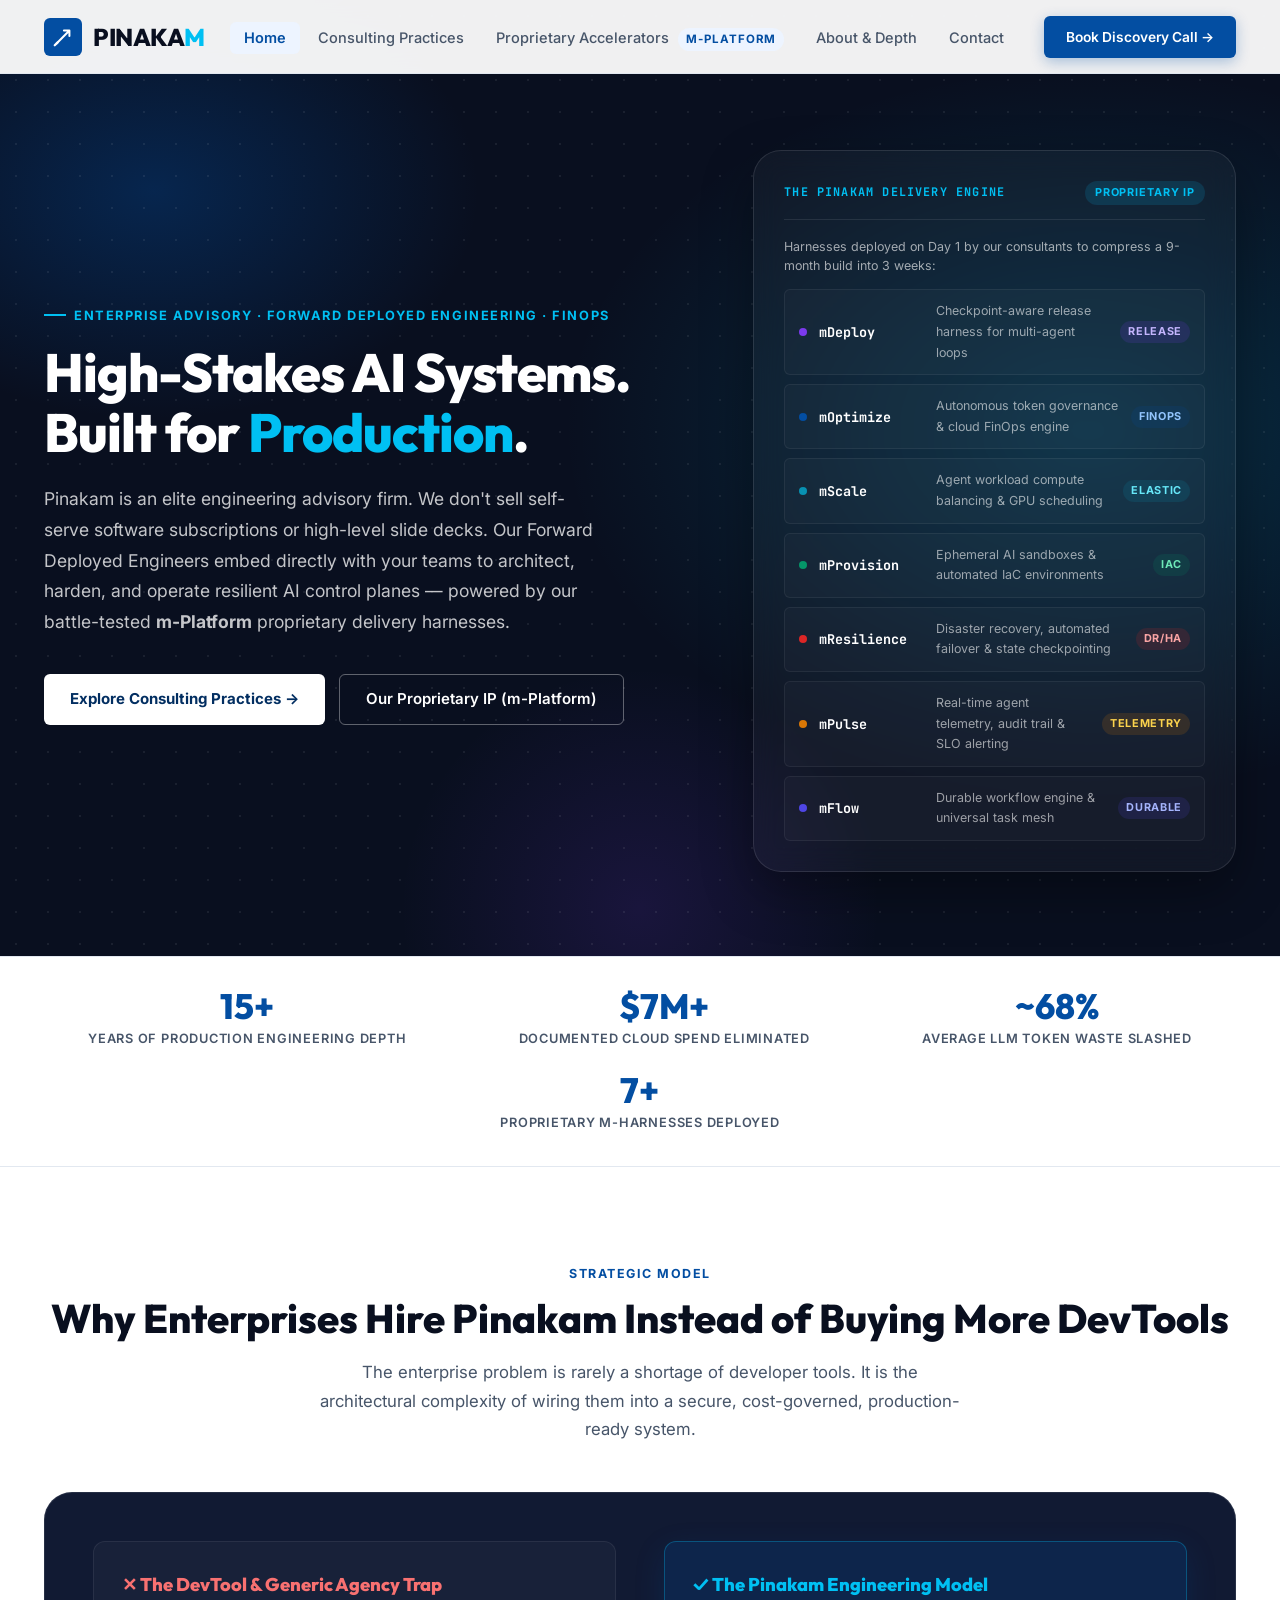
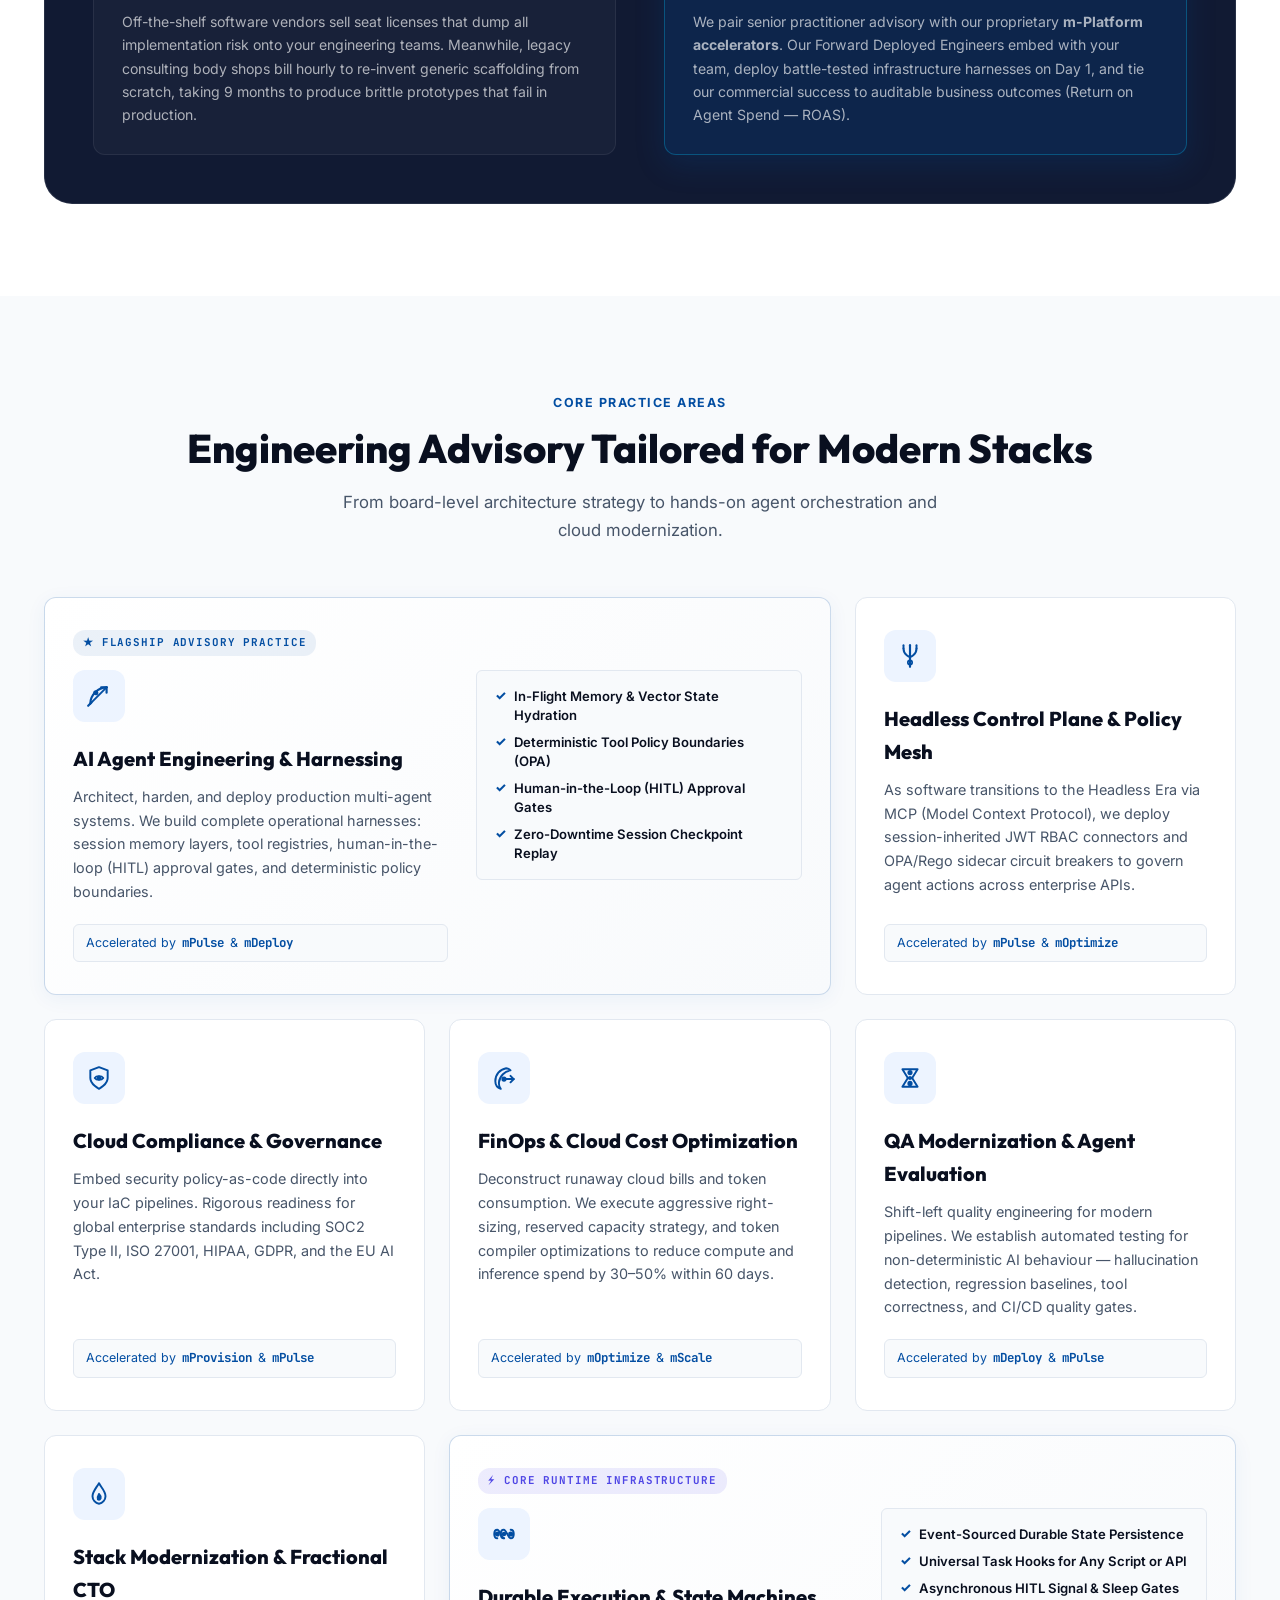
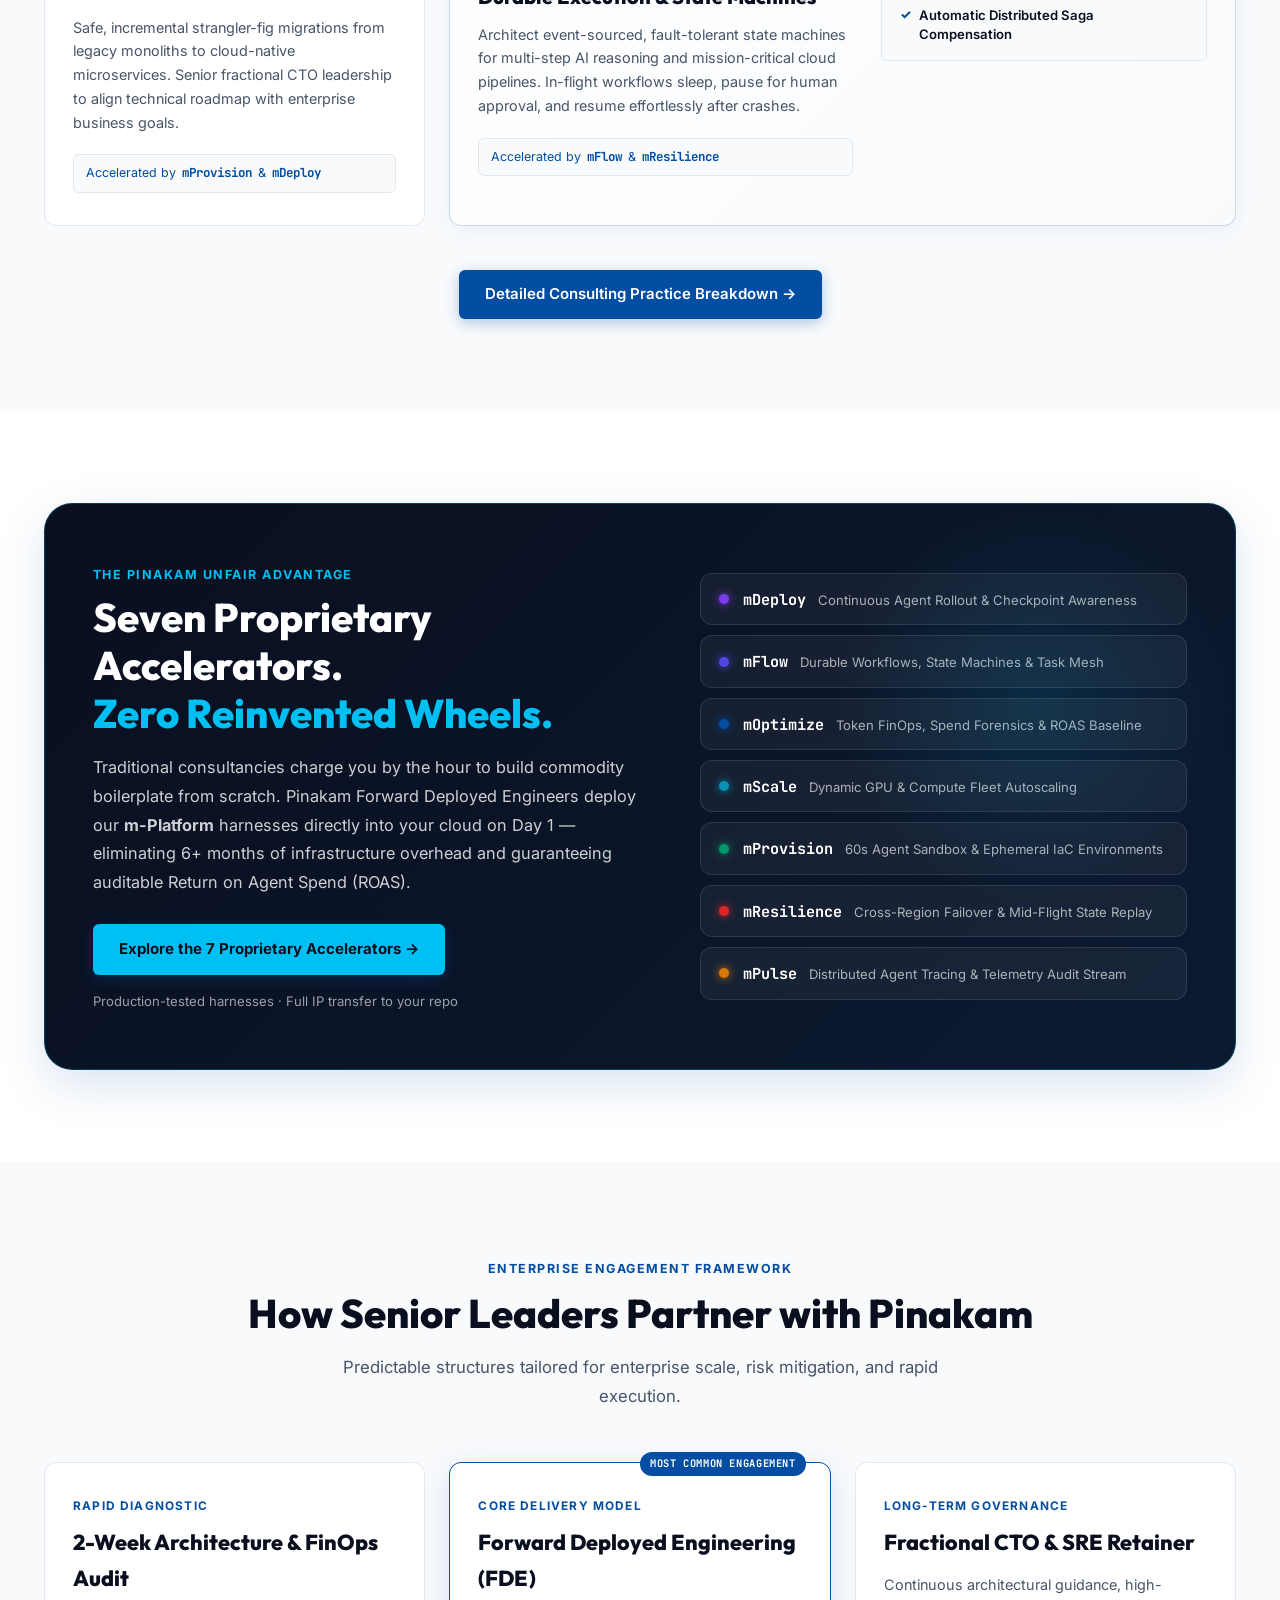
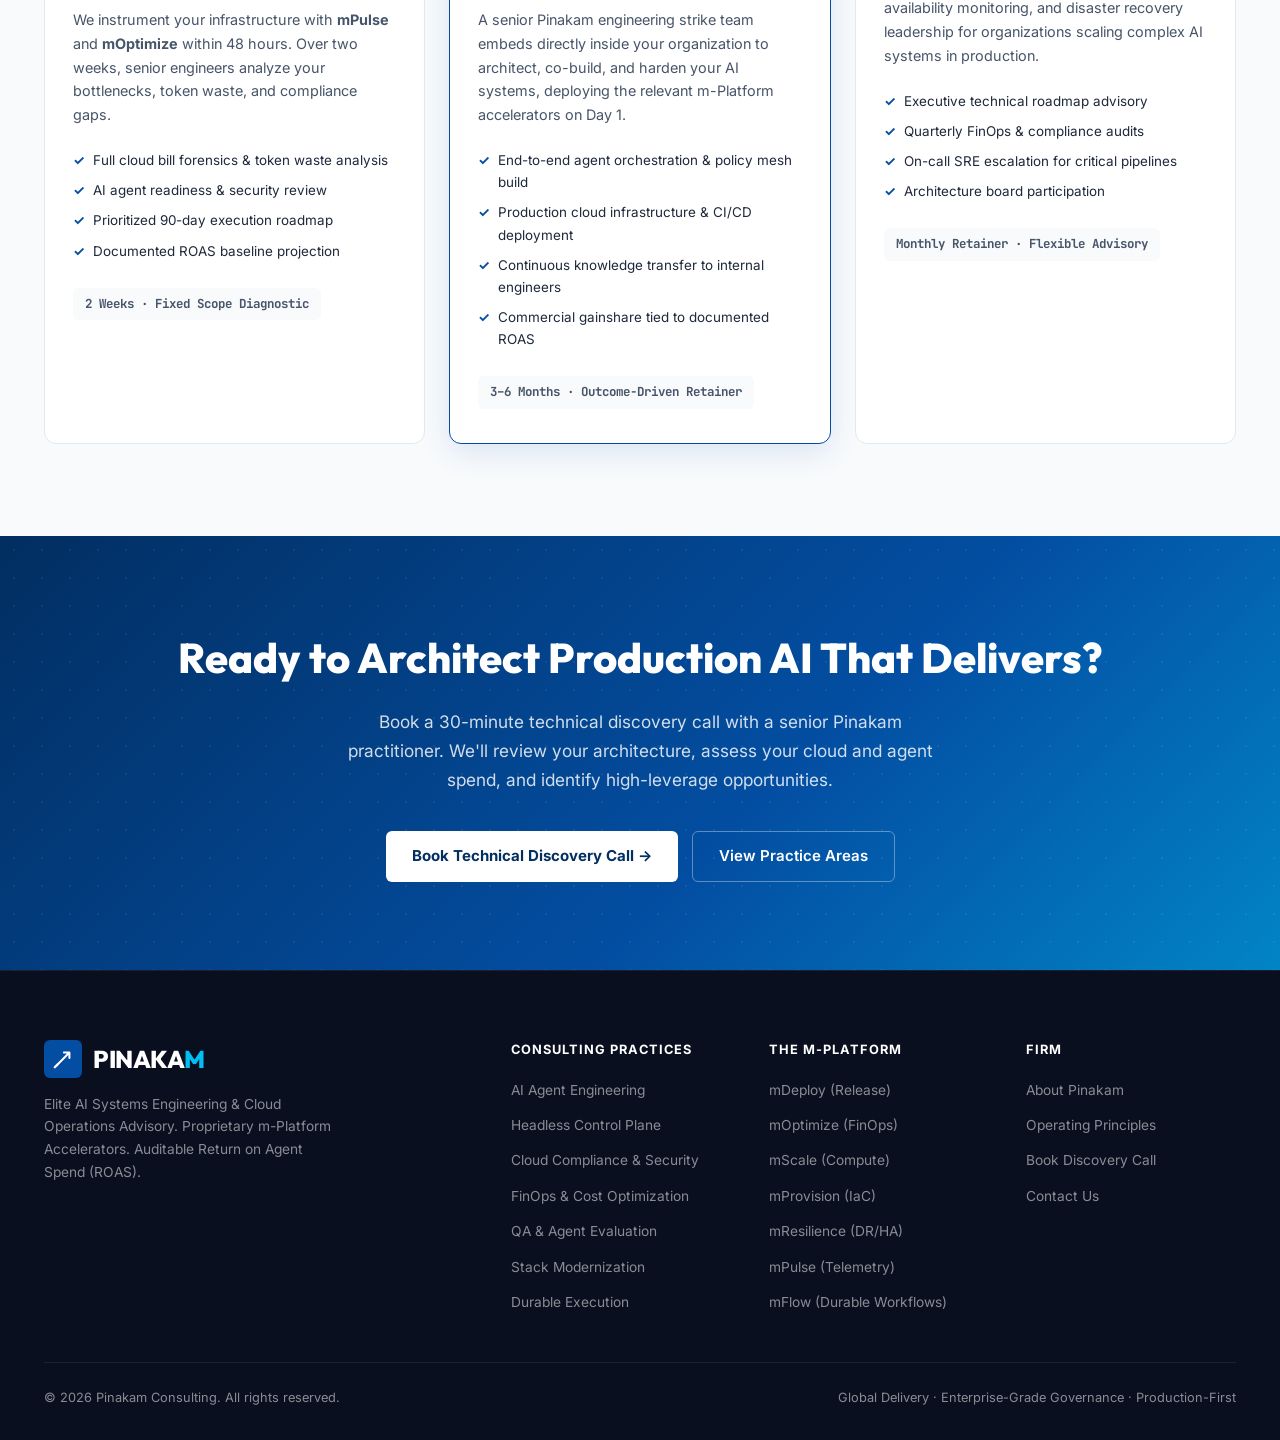
<file: index.html>
<!DOCTYPE html>
<html lang="en">
<head>
  <meta charset="UTF-8" />
  <meta name="viewport" content="width=device-width, initial-scale=1.0" />
  <title>Pinakam — Elite AI Systems & Cloud Operations Advisory</title>
  <meta name="description" content="Pinakam is an elite AI consulting and engineering advisory firm. We architect, harden, and operate production AI systems and cloud infrastructure — powered by our proprietary m-Platform accelerators." />

  <link rel="preconnect" href="https://fonts.googleapis.com" />
  <link rel="preconnect" href="https://fonts.gstatic.com" crossorigin />
  <link href="https://fonts.googleapis.com/css2?family=Inter:wght@400;500;600;700&family=JetBrains+Mono:wght@500;700&family=Outfit:wght@700;800&display=swap" rel="stylesheet" />
  <link rel="stylesheet" href="css/styles.css" />
</head>
<body>

  <!-- ══════════════════ NAVIGATION ══════════════════ -->
  <nav id="nav">
    <div class="container nav-inner">
      <a href="index.html" class="logo-wrap">
        <div class="logo-mark">
          <svg viewBox="0 0 24 24"><path d="M5 19L19 5M19 5h-6M19 5v6" /><path d="M3 21l3-3" stroke-width="2.5" /></svg>
        </div>
        <span class="logo-text">PINAKA<span>M</span></span>
      </a>

      <ul class="nav-links">
        <li><a href="index.html" class="active">Home</a></li>
        <li><a href="consulting.html">Consulting Practices</a></li>
        <li>
          <a href="accelerators.html">
            Proprietary Accelerators
            <span class="nav-badge">m-platform</span>
          </a>
        </li>
        <li><a href="about.html">About & Depth</a></li>
        <li><a href="contact.html">Contact</a></li>
      </ul>

      <div class="nav-cta">
        <a href="contact.html" class="btn btn-primary" style="font-size:.86rem; padding:10px 22px;">
          Book Discovery Call →
        </a>
      </div>
    </div>
  </nav>

  <!-- ══════════════════ HERO SECTION ══════════════════ -->
  <section class="hero">
    <div class="container hero-inner">

      <!-- Left Column: High-Stakes Advisory Positioning -->
      <div>
        <div class="hero-eyebrow">Enterprise Advisory · Forward Deployed Engineering · FinOps</div>
        <h1 class="hero-h1">
          High-Stakes AI Systems.<br/>
          Built for <em>Production</em>.
        </h1>
        <p class="hero-sub">
          Pinakam is an elite engineering advisory firm. We don't sell self-serve software subscriptions or high-level slide decks.
          Our Forward Deployed Engineers embed directly with your teams to architect, harden, and operate resilient AI control planes —
          powered by our battle-tested <strong>m-Platform</strong> proprietary delivery harnesses.
        </p>
        <div class="hero-actions">
          <a href="consulting.html" class="btn btn-white">Explore Consulting Practices →</a>
          <a href="accelerators.html" class="btn btn-ghost">Our Proprietary IP (m-Platform)</a>
        </div>
      </div>

      <!-- Right Column: Proprietary Delivery Engine (The m-Harnesses) -->
      <div class="hero-visual">
        <div class="hero-visual-header">
          <span class="hero-visual-title">The Pinakam Delivery Engine</span>
          <span class="hero-visual-pill">Proprietary IP</span>
        </div>
        <p style="font-size:.78rem; color:rgba(255,255,255,.62); margin-bottom:14px; line-height:1.5;">
          Harnesses deployed on Day 1 by our consultants to compress a 9-month build into 3 weeks:
        </p>

        <div class="harness-stack">
          <div class="harness-row">
            <span class="harness-dot" style="background:var(--deploy-color);"></span>
            <span class="harness-name">mDeploy</span>
            <span class="harness-desc">Checkpoint-aware release harness for multi-agent loops</span>
            <span class="harness-tag" style="background:rgba(124,58,237,.15); color:#c4b5fd;">Release</span>
          </div>
          <div class="harness-row">
            <span class="harness-dot" style="background:var(--optimize-color);"></span>
            <span class="harness-name">mOptimize</span>
            <span class="harness-desc">Autonomous token governance & cloud FinOps engine</span>
            <span class="harness-tag" style="background:rgba(3,78,162,.15); color:#93c5fd;">FinOps</span>
          </div>
          <div class="harness-row">
            <span class="harness-dot" style="background:var(--scale-color);"></span>
            <span class="harness-name">mScale</span>
            <span class="harness-desc">Agent workload compute balancing & GPU scheduling</span>
            <span class="harness-tag" style="background:rgba(8,145,178,.15); color:#67e8f9;">Elastic</span>
          </div>
          <div class="harness-row">
            <span class="harness-dot" style="background:var(--provision-color);"></span>
            <span class="harness-name">mProvision</span>
            <span class="harness-desc">Ephemeral AI sandboxes & automated IaC environments</span>
            <span class="harness-tag" style="background:rgba(5,150,105,.15); color:#6ee7b7;">IaC</span>
          </div>
          <div class="harness-row">
            <span class="harness-dot" style="background:var(--resilience-color);"></span>
            <span class="harness-name">mResilience</span>
            <span class="harness-desc">Disaster recovery, automated failover & state checkpointing</span>
            <span class="harness-tag" style="background:rgba(220,38,38,.15); color:#fca5a5;">DR/HA</span>
          </div>
          <div class="harness-row">
            <span class="harness-dot" style="background:var(--pulse-color);"></span>
            <span class="harness-name">mPulse</span>
            <span class="harness-desc">Real-time agent telemetry, audit trail & SLO alerting</span>
            <span class="harness-tag" style="background:rgba(217,119,6,.15); color:#fcd34d;">Telemetry</span>
          </div>
          <div class="harness-row">
            <span class="harness-dot" style="background:var(--flow-color);"></span>
            <span class="harness-name">mFlow</span>
            <span class="harness-desc">Durable workflow engine & universal task mesh</span>
            <span class="harness-tag" style="background:rgba(79,70,229,.15); color:#a5b4fc;">Durable</span>
          </div>
        </div>
      </div>

    </div>
  </section>

  <!-- ══════════════════ STATS / CREDIBILITY BAR ══════════════════ -->
  <div class="stats-bar">
    <div class="container stats-inner">
      <div class="stat-item">
        <span class="stat-num" data-target="15">0</span>
        <div class="stat-label">Years of Production Engineering Depth</div>
      </div>
      <div class="stat-item">
        <span class="stat-num" data-prefix="$" data-suffix="M+" data-target="7">0</span>
        <div class="stat-label">Documented Cloud Spend Eliminated</div>
      </div>
      <div class="stat-item">
        <span class="stat-num" data-prefix="~" data-suffix="%" data-target="70">0</span>
        <div class="stat-label">Average LLM Token Waste Slashed</div>
      </div>
      <div class="stat-item">
        <span class="stat-num" data-target="7">0</span>
        <div class="stat-label">Proprietary m-Harnesses Deployed</div>
      </div>
    </div>
  </div>

  <!-- ══════════════════ POSITIONING: CONSULTING VS DEVTOOLS ══════════════════ -->
  <section class="band">
    <div class="container">
      <div class="text-center">
        <span class="section-eyebrow">Strategic Model</span>
        <h2 class="section-title">Why Enterprises Hire Pinakam Instead of Buying More DevTools</h2>
        <p class="section-sub" style="margin: 0 auto;">
          The enterprise problem is rarely a shortage of developer tools. It is the architectural complexity
          of wiring them into a secure, cost-governed, production-ready system.
        </p>
      </div>

      <div class="position-banner">
        <div class="position-grid">
          <div class="position-card">
            <h4 style="color:#f87171;">✕ The DevTool & Generic Agency Trap</h4>
            <p>
              Off-the-shelf software vendors sell seat licenses that dump all implementation risk onto your engineering teams.
              Meanwhile, legacy consulting body shops bill hourly to re-invent generic scaffolding from scratch, taking 9 months to produce brittle prototypes that fail in production.
            </p>
          </div>

          <div class="position-card highlight">
            <h4 style="color:var(--cyan);">✓ The Pinakam Engineering Model</h4>
            <p>
              We pair senior practitioner advisory with our proprietary <strong>m-Platform accelerators</strong>.
              Our Forward Deployed Engineers embed with your team, deploy battle-tested infrastructure harnesses on Day 1,
              and tie our commercial success to auditable business outcomes (Return on Agent Spend — ROAS).
            </p>
          </div>
        </div>
      </div>
    </div>
  </section>

  <!-- ══════════════════ CONSULTING PRACTICES ══════════════════ -->
  <section class="band band-alt" id="practices">
    <div class="container">
      <div class="text-center">
        <span class="section-eyebrow">Core Practice Areas</span>
        <h2 class="section-title">Engineering Advisory Tailored for Modern Stacks</h2>
        <p class="section-sub" style="margin: 0 auto;">
          From board-level architecture strategy to hands-on agent orchestration and cloud modernization.
        </p>
      </div>

      <!-- ═══════════ CORE PRACTICE AREAS: BENTO GRID ═══════════ -->
      <div class="bento-grid">

        <!-- Practice 1: AI Agent Engineering (Hero Bento Card - Spans 2 Cols) -->
        <div class="consulting-card bento-card-featured fade-up">
          <span class="bento-badge-tag">★ Flagship Advisory Practice</span>
          <div class="bento-card-inner">
            <div>
              <div class="consulting-icon" title="Pinaka Bow & Arrow — Targeted Agent Execution">
                <svg viewBox="0 0 24 24">
                  <path d="M4 19C4 11 11 4 19 4" stroke-width="2" />
                  <path d="M4 19L19 4" stroke-width="1.8" />
                  <path d="M19 4H14" stroke-width="2" />
                  <path d="M19 4V9" stroke-width="2" />
                  <circle cx="9" cy="9" r="1.5" fill="currentColor" />
                  <path d="M2 21L5 18" stroke-width="2" />
                </svg>
              </div>
              <h3>AI Agent Engineering & Harnessing</h3>
              <p>
                Architect, harden, and deploy production multi-agent systems. We build complete operational harnesses:
                session memory layers, tool registries, human-in-the-loop (HITL) approval gates, and deterministic policy boundaries.
              </p>
              <div class="accelerator-tag">
                Accelerated by <strong>mPulse</strong> & <strong>mDeploy</strong>
              </div>
            </div>
            <ul class="bento-highlights">
              <li>In-Flight Memory & Vector State Hydration</li>
              <li>Deterministic Tool Policy Boundaries (OPA)</li>
              <li>Human-in-the-Loop (HITL) Approval Gates</li>
              <li>Zero-Downtime Session Checkpoint Replay</li>
            </ul>
          </div>
        </div>

        <!-- Practice 2: Headless Control Plane (1 Col) -->
        <div class="consulting-card fade-up">
          <div class="consulting-icon" title="Trishula — Three-Fold Control Plane & Policy Mesh">
            <svg viewBox="0 0 24 24">
              <path d="M12 2V22" stroke-width="2" />
              <path d="M6 5C6 11 12 13 12 13C12 13 18 11 18 5" stroke-width="1.8" />
              <path d="M6 5V2" stroke-width="1.8" />
              <path d="M18 5V2" stroke-width="1.8" />
              <circle cx="12" cy="18" r="2" stroke-width="1.6" />
            </svg>
          </div>
          <h3>Headless Control Plane & Policy Mesh</h3>
          <p>
            As software transitions to the Headless Era via MCP (Model Context Protocol), we deploy session-inherited
            JWT RBAC connectors and OPA/Rego sidecar circuit breakers to govern agent actions across enterprise APIs.
          </p>
          <div class="accelerator-tag">
            Accelerated by <strong>mPulse</strong> & <strong>mOptimize</strong>
          </div>
        </div>

        <!-- Practice 3: Cloud Compliance (1 Col) -->
        <div class="consulting-card fade-up">
          <div class="consulting-icon" title="Kavacha Shield & Third Eye — All-Seeing Governance">
            <svg viewBox="0 0 24 24">
              <path d="M12 22S4 18 4 12V5L12 2L20 5V12C20 18 12 22 12 22Z" stroke-width="1.8" />
              <path d="M8 12C9.5 9.8 14.5 9.8 16 12C14.5 14.2 9.5 14.2 8 12Z" stroke-width="1.6" />
              <circle cx="12" cy="12" r="1.3" fill="currentColor" />
            </svg>
          </div>
          <h3>Cloud Compliance & Governance</h3>
          <p>
            Embed security policy-as-code directly into your IaC pipelines. Rigorous readiness for global enterprise
            standards including SOC2 Type II, ISO 27001, HIPAA, GDPR, and the EU AI Act.
          </p>
          <div class="accelerator-tag">
            Accelerated by <strong>mProvision</strong> & <strong>mPulse</strong>
          </div>
        </div>

        <!-- Practice 4: FinOps (1 Col) -->
        <div class="consulting-card fade-up">
          <div class="consulting-icon" title="Chandra Crescent & Balance — FinOps Equilibrium">
            <svg viewBox="0 0 24 24">
              <path d="M14 3C8 4 4 9 4 15C4 18.5 6 21 9 22C6.5 19 6.5 13 11 8.5C13 6.5 15.5 5.5 18 5C17 3.8 15.6 3.2 14 3Z" stroke-width="1.8" />
              <path d="M12 13L21 13" stroke-width="1.8" />
              <path d="M18 10L21 13L18 16" stroke-width="1.8" />
              <circle cx="12" cy="13" r="1.5" fill="currentColor" />
            </svg>
          </div>
          <h3>FinOps & Cloud Cost Optimization</h3>
          <p>
            Deconstruct runaway cloud bills and token consumption. We execute aggressive right-sizing, reserved capacity strategy,
            and token compiler optimizations to reduce compute and inference spend by 30–50% within 60 days.
          </p>
          <div class="accelerator-tag">
            Accelerated by <strong>mOptimize</strong> & <strong>mScale</strong>
          </div>
        </div>

        <!-- Practice 5: QA Modernization (1 Col) -->
        <div class="consulting-card fade-up">
          <div class="consulting-icon" title="Damaru Rhythm / Stochastic Signal Verifier">
            <svg viewBox="0 0 24 24">
              <path d="M5 4H19L14 12L19 20H5L10 12L5 4Z" stroke-width="1.8" />
              <path d="M10 12H14" stroke-width="2" />
              <circle cx="12" cy="12" r="1" fill="currentColor" />
              <circle cx="12" cy="7" r="1.5" fill="currentColor" />
              <circle cx="12" cy="17" r="1.5" fill="currentColor" />
            </svg>
          </div>
          <h3>QA Modernization & Agent Evaluation</h3>
          <p>
            Shift-left quality engineering for modern pipelines. We establish automated testing for non-deterministic AI behaviour —
            hallucination detection, regression baselines, tool correctness, and CI/CD quality gates.
          </p>
          <div class="accelerator-tag">
            Accelerated by <strong>mDeploy</strong> & <strong>mPulse</strong>
          </div>
        </div>

        <!-- Practice 6: Stack Modernization (1 Col) -->
        <div class="consulting-card fade-up">
          <div class="consulting-icon" title="Agni Flame — Architectural Metamorphosis & Rebirth">
            <svg viewBox="0 0 24 24">
              <path d="M12 2C9 7 6 10 6 14C6 17.5 8.7 20.5 12 21C15.3 20.5 18 17.5 18 14C18 9 13.5 5.5 12 2Z" stroke-width="1.8" />
              <path d="M12 12C10.8 14 10.5 15.5 11 17C12 17.5 13 17 13.5 16C14 14.5 13 13 12 12Z" fill="currentColor" />
            </svg>
          </div>
          <h3>Stack Modernization & Fractional CTO</h3>
          <p>
            Safe, incremental strangler-fig migrations from legacy monoliths to cloud-native microservices.
            Senior fractional CTO leadership to align technical roadmap with enterprise business goals.
          </p>
          <div class="accelerator-tag">
            Accelerated by <strong>mProvision</strong> & <strong>mDeploy</strong>
          </div>
        </div>

        <!-- Practice 7: Durable Execution (Hero Bento Card - Spans 2 Cols) -->
        <div class="consulting-card bento-card-featured fade-up">
          <span class="bento-badge-tag" style="background:rgba(79,70,229,.1); color:#4f46e5;">⚡ Core Runtime Infrastructure</span>
          <div class="bento-card-inner">
            <div>
              <div class="consulting-icon" title="Ananta / Infinity Loop — Uninterrupted Durable Execution">
                <svg viewBox="0 0 24 24">
                  <path d="M18.178 8C19.78 8 21 9.22 21 12C21 14.78 19.78 16 18.178 16C15.866 16 14.134 8 11.822 8C10.22 8 9 9.22 9 12C9 14.78 10.22 16 11.822 16" stroke-width="1.8" />
                  <path d="M5.822 16C4.22 16 3 14.78 3 12C3 9.22 4.22 8 5.822 8C8.134 8 9.866 16 12.178 16" stroke-width="1.8" />
                  <circle cx="5.8" cy="12" r="1.5" fill="currentColor" />
                  <circle cx="18.2" cy="12" r="1.5" fill="currentColor" />
                  <circle cx="12" cy="12" r="1.2" fill="currentColor" />
                </svg>
              </div>
              <h3>Durable Execution & State Machines</h3>
              <p>
                Architect event-sourced, fault-tolerant state machines for multi-step AI reasoning and mission-critical cloud pipelines.
                In-flight workflows sleep, pause for human approval, and resume effortlessly after crashes.
              </p>
              <div class="accelerator-tag">
                Accelerated by <strong>mFlow</strong> & <strong>mResilience</strong>
              </div>
            </div>
            <ul class="bento-highlights">
              <li>Event-Sourced Durable State Persistence</li>
              <li>Universal Task Hooks for Any Script or API</li>
              <li>Asynchronous HITL Signal & Sleep Gates</li>
              <li>Automatic Distributed Saga Compensation</li>
            </ul>
          </div>
        </div>

      </div>

      <div class="text-center" style="margin-top: 44px;">
        <a href="consulting.html" class="btn btn-primary">Detailed Consulting Practice Breakdown →</a>
      </div>
    </div>
  </section>

  <!-- ══════════════════ PROPRIETARY ACCELERATORS BRIDGE ══════════════════ -->
  <section class="band" id="accelerators">
    <div class="container">
      <div class="delivery-engine-banner fade-up">
        <div class="delivery-engine-left">
          <span class="section-eyebrow" style="color:var(--cyan); margin-bottom:8px;">The Pinakam Unfair Advantage</span>
          <h2 style="font-family:var(--font-head); font-size:clamp(1.9rem,3.2vw,2.5rem); font-weight:800; color:var(--white); line-height:1.2; margin-bottom:16px;">
            Seven Proprietary Accelerators.<br/>
            <span style="color:var(--cyan);">Zero Reinvented Wheels.</span>
          </h2>
          <p style="font-size:1.02rem; color:rgba(255,255,255,.8); line-height:1.75; margin-bottom:28px; max-width:560px;">
            Traditional consultancies charge you by the hour to build commodity boilerplate from scratch.
            Pinakam Forward Deployed Engineers deploy our <strong>m-Platform</strong> harnesses directly into your cloud
            on Day 1 — eliminating 6+ months of infrastructure overhead and guaranteeing auditable Return on Agent Spend (ROAS).
          </p>
          <div style="display:flex; gap:16px; flex-wrap:wrap; align-items:center;">
            <a href="accelerators.html" class="btn btn-primary" style="background:var(--cyan); color:var(--slate-dark); font-weight:700; border-color:var(--cyan); padding:13px 26px;">
              Explore the 7 Proprietary Accelerators →
            </a>
            <span style="font-size:.82rem; color:rgba(255,255,255,.6);">Production-tested harnesses · Full IP transfer to your repo</span>
          </div>
        </div>

        <div class="delivery-engine-right">
          <div class="engine-pills-grid">
            <a href="accelerators.html#mdeploy" class="engine-pill" style="--pill-color:#7c3aed;">
              <span class="pill-dot"></span>
              <div>
                <strong>mDeploy</strong>
                <span>Continuous Agent Rollout & Checkpoint Awareness</span>
              </div>
            </a>
            <a href="accelerators.html#mflow" class="engine-pill" style="--pill-color:#4f46e5;">
              <span class="pill-dot"></span>
              <div>
                <strong>mFlow</strong>
                <span>Durable Workflows, State Machines & Task Mesh</span>
              </div>
            </a>
            <a href="accelerators.html#moptimize" class="engine-pill" style="--pill-color:#034ea2;">
              <span class="pill-dot"></span>
              <div>
                <strong>mOptimize</strong>
                <span>Token FinOps, Spend Forensics & ROAS Baseline</span>
              </div>
            </a>
            <a href="accelerators.html#mscale" class="engine-pill" style="--pill-color:#0891b2;">
              <span class="pill-dot"></span>
              <div>
                <strong>mScale</strong>
                <span>Dynamic GPU & Compute Fleet Autoscaling</span>
              </div>
            </a>
            <a href="accelerators.html#mprovision" class="engine-pill" style="--pill-color:#059669;">
              <span class="pill-dot"></span>
              <div>
                <strong>mProvision</strong>
                <span>60s Agent Sandbox & Ephemeral IaC Environments</span>
              </div>
            </a>
            <a href="accelerators.html#mresilience" class="engine-pill" style="--pill-color:#dc2626;">
              <span class="pill-dot"></span>
              <div>
                <strong>mResilience</strong>
                <span>Cross-Region Failover & Mid-Flight State Replay</span>
              </div>
            </a>
            <a href="accelerators.html#mpulse" class="engine-pill" style="--pill-color:#d97706;">
              <span class="pill-dot"></span>
              <div>
                <strong>mPulse</strong>
                <span>Distributed Agent Tracing & Telemetry Audit Stream</span>
              </div>
            </a>
          </div>
        </div>
      </div>
    </div>
  </section>

  <!-- ══════════════════ ENGAGEMENT MODELS ══════════════════ -->
  <section class="band band-alt" id="models">
    <div class="container">
      <div class="text-center">
        <span class="section-eyebrow">Enterprise Engagement Framework</span>
        <h2 class="section-title">How Senior Leaders Partner with Pinakam</h2>
        <p class="section-sub" style="margin: 0 auto;">
          Predictable structures tailored for enterprise scale, risk mitigation, and rapid execution.
        </p>
      </div>

      <div class="engagement-stack">

        <!-- Tier 1 -->
        <div class="tier-card fade-up">
          <span class="tier-tag">Rapid Diagnostic</span>
          <h3>2-Week Architecture & FinOps Audit</h3>
          <p>
            We instrument your infrastructure with <strong>mPulse</strong> and <strong>mOptimize</strong> within 48 hours.
            Over two weeks, senior engineers analyze your bottlenecks, token waste, and compliance gaps.
          </p>
          <ul class="tier-list">
            <li>Full cloud bill forensics & token waste analysis</li>
            <li>AI agent readiness & security review</li>
            <li>Prioritized 90-day execution roadmap</li>
            <li>Documented ROAS baseline projection</li>
          </ul>
          <span class="tier-cadence">2 Weeks · Fixed Scope Diagnostic</span>
        </div>

        <!-- Tier 2 -->
        <div class="tier-card featured fade-up">
          <span class="tier-tag">Core Delivery Model</span>
          <h3>Forward Deployed Engineering (FDE)</h3>
          <p>
            A senior Pinakam engineering strike team embeds directly inside your organization to architect,
            co-build, and harden your AI systems, deploying the relevant m-Platform accelerators on Day 1.
          </p>
          <ul class="tier-list">
            <li>End-to-end agent orchestration & policy mesh build</li>
            <li>Production cloud infrastructure & CI/CD deployment</li>
            <li>Continuous knowledge transfer to internal engineers</li>
            <li>Commercial gainshare tied to documented ROAS</li>
          </ul>
          <span class="tier-cadence">3–6 Months · Outcome-Driven Retainer</span>
        </div>

        <!-- Tier 3 -->
        <div class="tier-card fade-up">
          <span class="tier-tag">Long-Term Governance</span>
          <h3>Fractional CTO & SRE Retainer</h3>
          <p>
            Continuous architectural guidance, high-availability monitoring, and disaster recovery leadership
            for organizations scaling complex AI systems in production.
          </p>
          <ul class="tier-list">
            <li>Executive technical roadmap advisory</li>
            <li>Quarterly FinOps & compliance audits</li>
            <li>On-call SRE escalation for critical pipelines</li>
            <li>Architecture board participation</li>
          </ul>
          <span class="tier-cadence">Monthly Retainer · Flexible Advisory</span>
        </div>

      </div>
    </div>
  </section>

  <!-- ══════════════════ CTA BAND ══════════════════ -->
  <section class="cta-band">
    <h2>Ready to Architect Production AI That Delivers?</h2>
    <p>
      Book a 30-minute technical discovery call with a senior Pinakam practitioner.
      We'll review your architecture, assess your cloud and agent spend, and identify high-leverage opportunities.
    </p>
    <div class="cta-actions">
      <a href="contact.html" class="btn btn-white">Book Technical Discovery Call →</a>
      <a href="consulting.html" class="btn btn-ghost">View Practice Areas</a>
    </div>
  </section>

  <!-- ══════════════════ FOOTER ══════════════════ -->
  <footer>
    <div class="container">
      <div class="footer-top">
        <div class="footer-brand">
          <a href="index.html" class="logo-wrap">
            <div class="logo-mark"><svg viewBox="0 0 24 24"><path d="M5 19L19 5M19 5h-6M19 5v6" /><path d="M3 21l3-3" stroke-width="2.5" /></svg></div>
            <span class="logo-text">PINAKA<span>M</span></span>
          </a>
          <p>
            Elite AI Systems Engineering & Cloud Operations Advisory.
            Proprietary m-Platform Accelerators. Auditable Return on Agent Spend (ROAS).
          </p>
        </div>

        <div class="footer-col">
          <h4>Consulting Practices</h4>
          <ul>
            <li><a href="consulting.html#agent-engineering">AI Agent Engineering</a></li>
            <li><a href="consulting.html#headless-architecture">Headless Control Plane</a></li>
            <li><a href="consulting.html#cloud-compliance">Cloud Compliance & Security</a></li>
            <li><a href="consulting.html#finops">FinOps & Cost Optimization</a></li>
            <li><a href="consulting.html#qa-testing">QA & Agent Evaluation</a></li>
            <li><a href="consulting.html#modernization">Stack Modernization</a></li>
            <li><a href="consulting.html#durable-execution">Durable Execution</a></li>
          </ul>
        </div>

        <div class="footer-col">
          <h4>The m-Platform</h4>
          <ul>
            <li><a href="accelerators.html#mdeploy">mDeploy (Release)</a></li>
            <li><a href="accelerators.html#moptimize">mOptimize (FinOps)</a></li>
            <li><a href="accelerators.html#mscale">mScale (Compute)</a></li>
            <li><a href="accelerators.html#mprovision">mProvision (IaC)</a></li>
            <li><a href="accelerators.html#mresilience">mResilience (DR/HA)</a></li>
            <li><a href="accelerators.html#mpulse">mPulse (Telemetry)</a></li>
            <li><a href="accelerators.html#mflow">mFlow (Durable Workflows)</a></li>
          </ul>
        </div>

        <div class="footer-col">
          <h4>Firm</h4>
          <ul>
            <li><a href="about.html">About Pinakam</a></li>
            <li><a href="about.html#values">Operating Principles</a></li>
            <li><a href="contact.html">Book Discovery Call</a></li>
            <li><a href="contact.html">Contact Us</a></li>
          </ul>
        </div>
      </div>

      <div class="footer-bottom">
        <span>© 2026 Pinakam Consulting. All rights reserved.</span>
        <span>Global Delivery · Enterprise-Grade Governance · Production-First</span>
      </div>
    </div>
  </footer>

  <!-- ══════════════════ SCRIPTS ══════════════════ -->
  <script>
    // Fade-in on scroll
    const fadeEls = document.querySelectorAll('.fade-up');
    const io = new IntersectionObserver((entries) => {
      entries.forEach(e => {
        if (e.isIntersecting) {
          e.target.classList.add('visible');
          io.unobserve(e.target);
        }
      });
    }, { threshold: 0.1 });
    fadeEls.forEach(el => io.observe(el));

    // Animated numerical counters
    const counters = document.querySelectorAll('[data-target]');
    const cio = new IntersectionObserver((entries) => {
      entries.forEach(e => {
        if (!e.isIntersecting) return;
        const el = e.target;
        const target = parseInt(el.dataset.target, 10);
        const prefix = el.dataset.prefix || '';
        const suffix = el.dataset.suffix || '+';
        let current = 0;
        const step = Math.max(1, Math.ceil(target / 35));
        const interval = setInterval(() => {
          current = Math.min(current + step, target);
          el.textContent = prefix + current + suffix;
          if (current >= target) clearInterval(interval);
        }, 40);
        cio.unobserve(el);
      });
    }, { threshold: 0.5 });
    counters.forEach(c => cio.observe(c));

    // Sticky nav shadow
    const navEl = document.getElementById('nav');
    window.addEventListener('scroll', () => {
      navEl.style.boxShadow = window.scrollY > 12 ? '0 3px 20px rgba(0,0,0,.08)' : 'none';
    });
  </script>

</body>
</html>
</file>
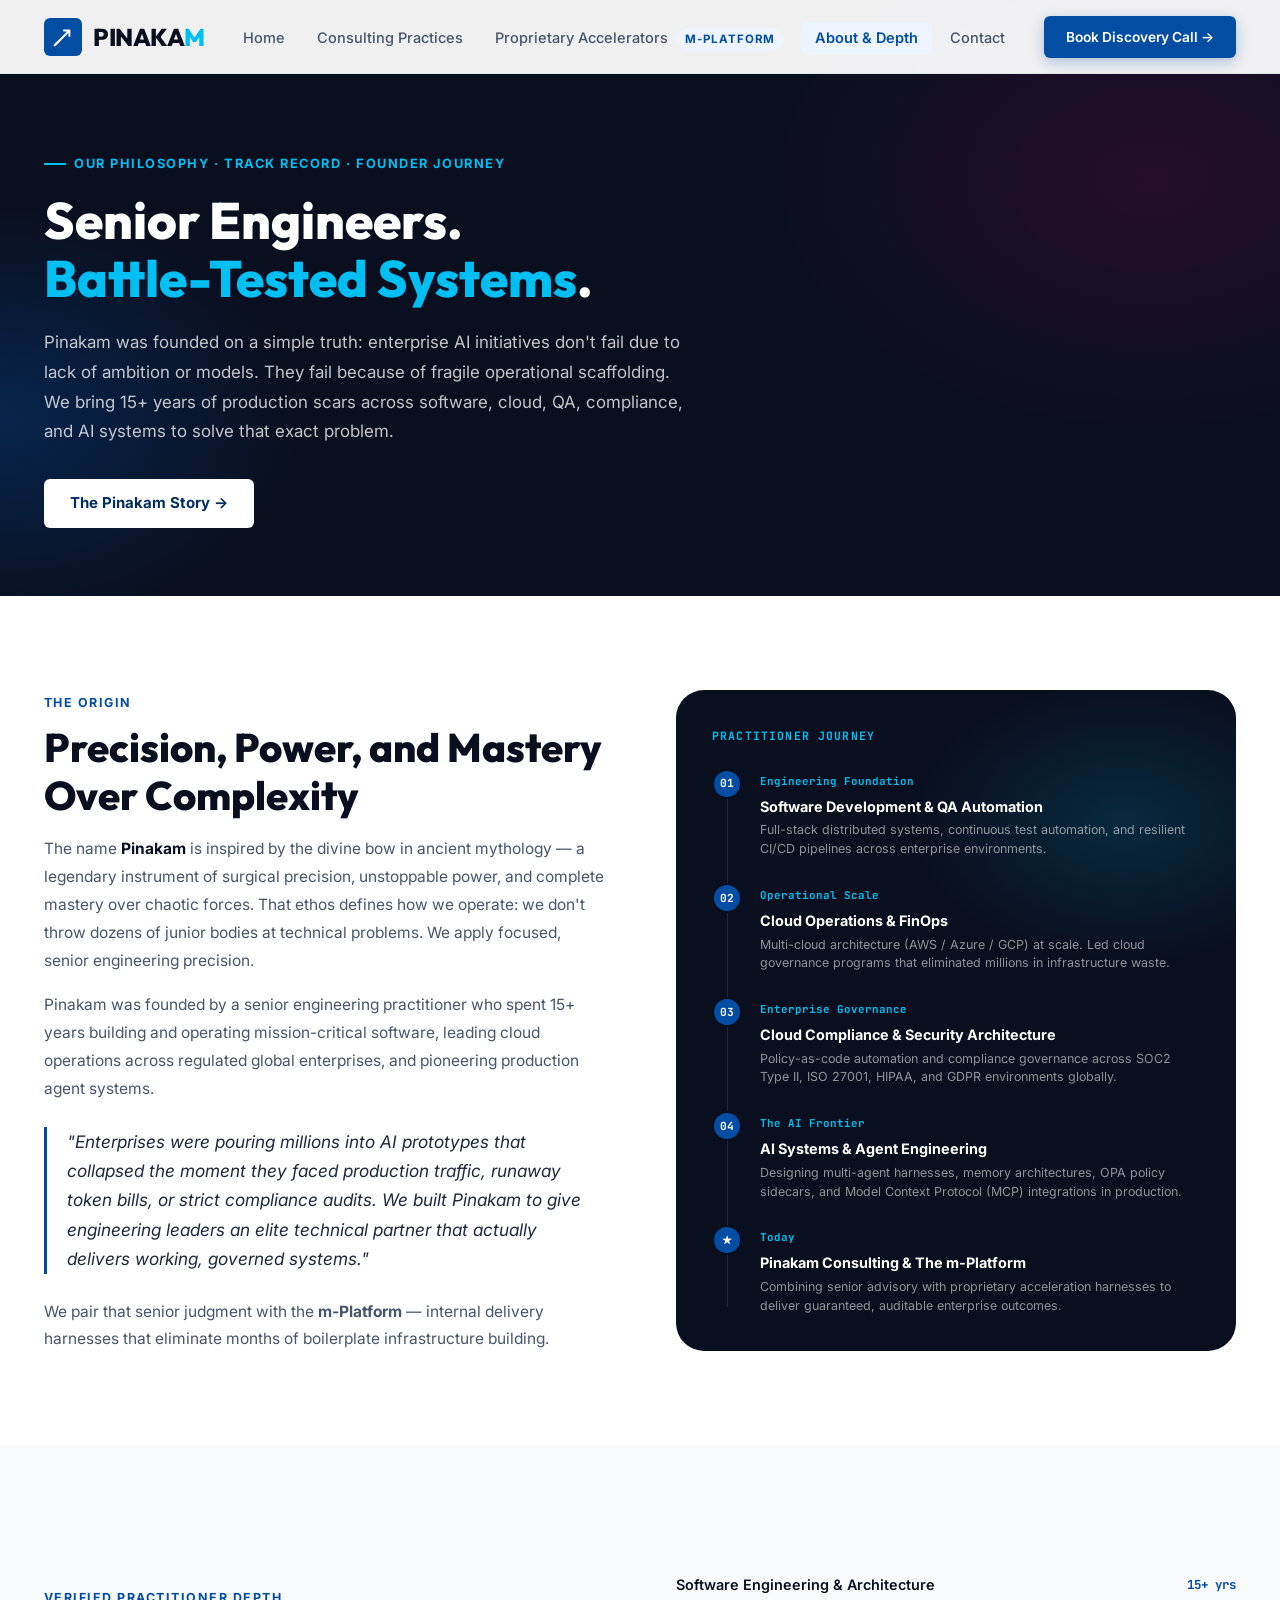
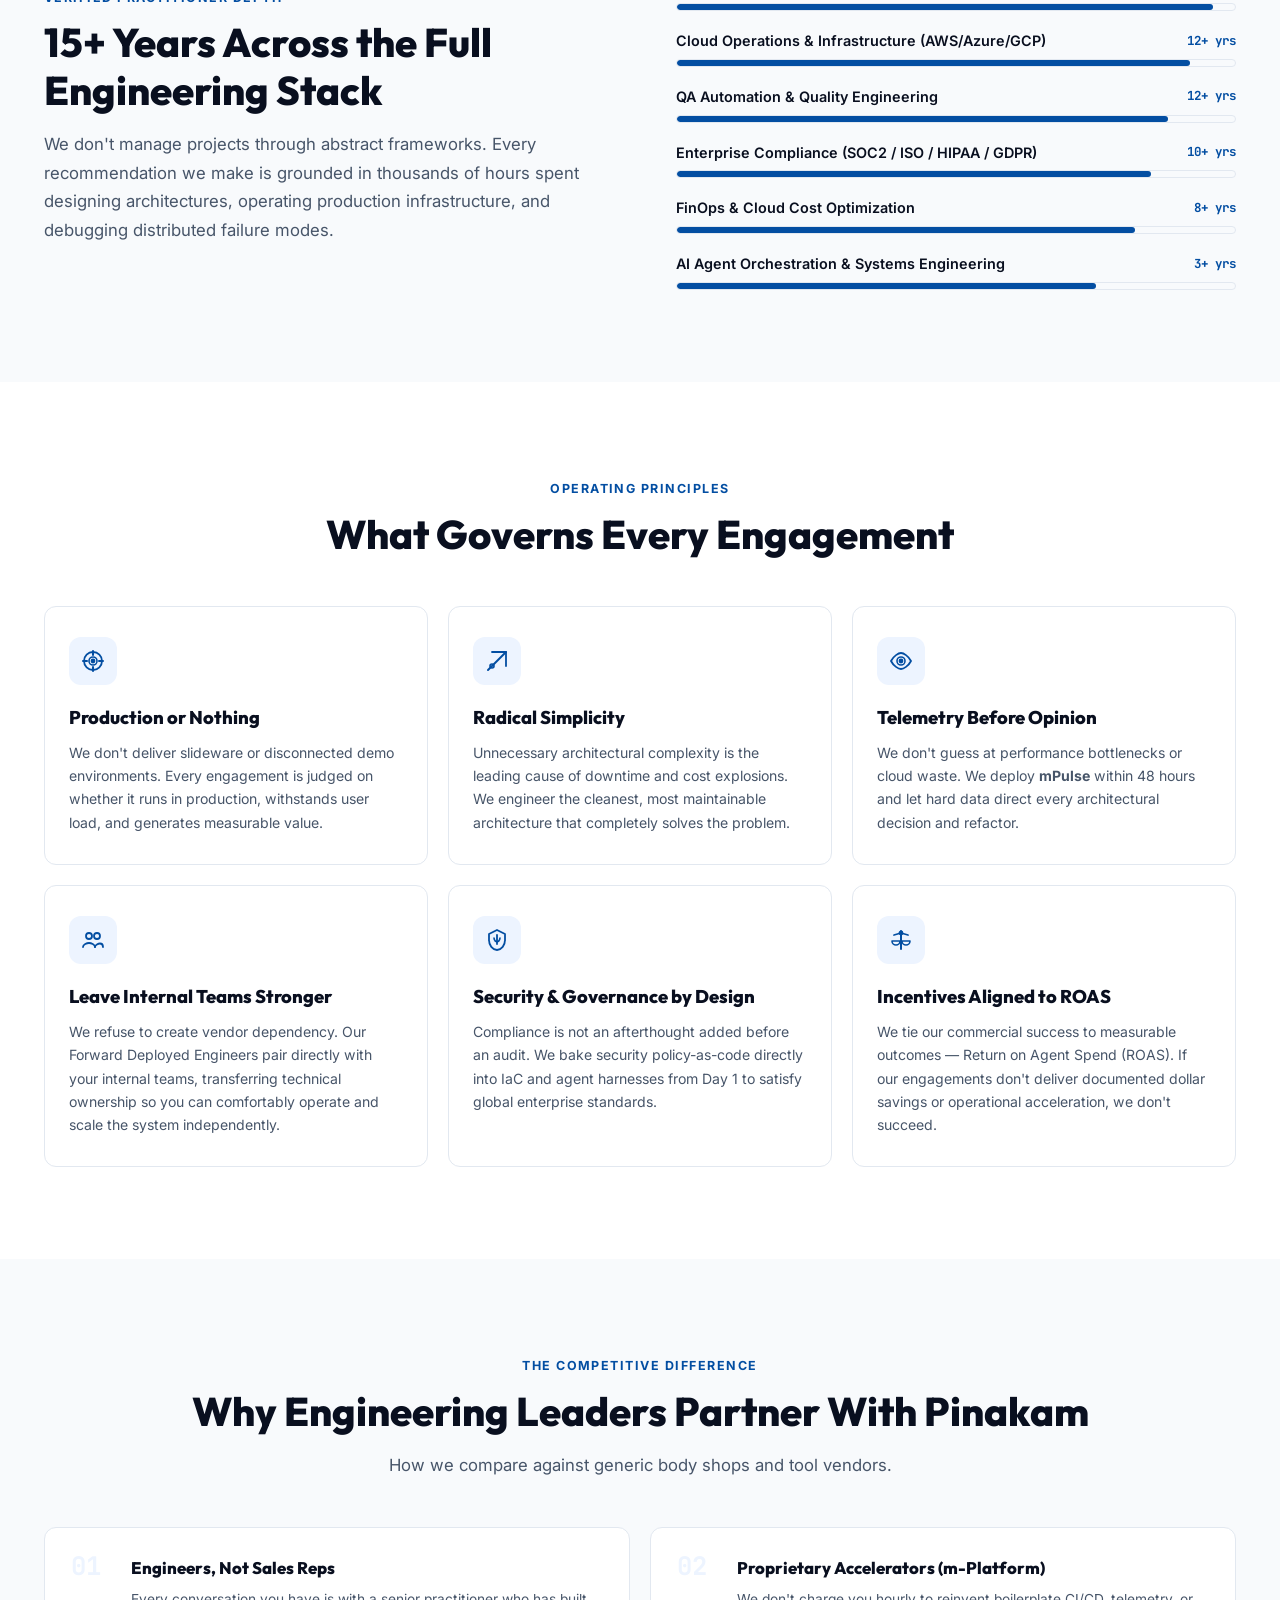
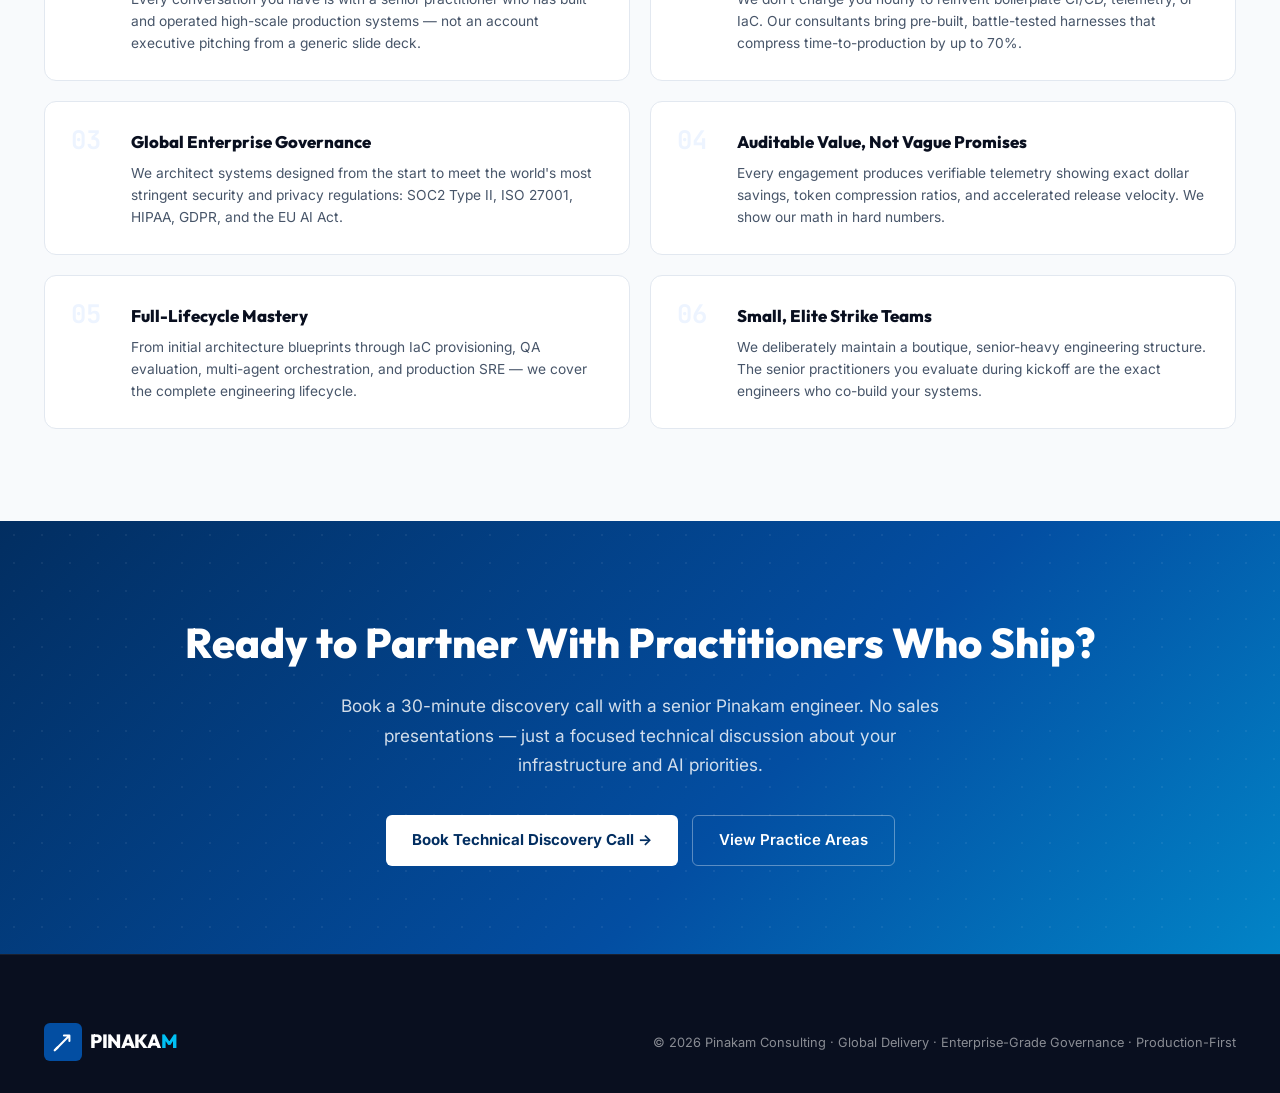
<file: about.html>
<!DOCTYPE html>
<html lang="en">
<head>
  <meta charset="UTF-8" />
  <meta name="viewport" content="width=device-width, initial-scale=1.0" />
  <title>About & Engineering Depth — Pinakam Advisory</title>
  <meta name="description" content="Pinakam is an elite AI consulting and engineering advisory firm founded by senior practitioners with 15+ years of experience across distributed systems, cloud operations, compliance, and AI agents." />

  <link rel="preconnect" href="https://fonts.googleapis.com" />
  <link rel="preconnect" href="https://fonts.gstatic.com" crossorigin />
  <link href="https://fonts.googleapis.com/css2?family=Inter:wght@400;500;600;700&family=JetBrains+Mono:wght@500;700&family=Outfit:wght@700;800&display=swap" rel="stylesheet" />
  <link rel="stylesheet" href="css/styles.css" />
  <style>
    .page-hero {
      padding: calc(var(--nav-h) + 72px) 0 68px;
      background: var(--slate-dark); color: var(--white);
      position: relative; overflow: hidden;
    }
    .page-hero::before {
      content: '';
      position: absolute; inset: 0;
      background:
        radial-gradient(ellipse 600px 400px at 90% 30%, rgba(237,6,119,.12) 0%, transparent 65%),
        radial-gradient(ellipse 500px 350px at 0% 70%,  rgba(3,78,162,.35) 0%, transparent 60%);
      pointer-events: none;
    }
    .origin-grid {
      display: grid; grid-template-columns: 1fr 1fr; gap: 72px; align-items: center;
    }
    .origin-text blockquote {
      border-left: 3px solid var(--cobalt);
      padding-left: 20px; margin: 24px 0;
      font-size: 1.08rem; font-style: italic; color: var(--slate-mid); line-height: 1.7;
    }
    .origin-visual {
      background: var(--slate-dark); border-radius: var(--r-xl); padding: 36px;
      position: relative; overflow: hidden;
    }
    .origin-visual::before {
      content: '';
      position: absolute; inset: 0;
      background: radial-gradient(ellipse 300px 200px at 80% 20%, rgba(0,192,243,.15) 0%, transparent 70%);
    }
    .timeline { display: flex; flex-direction: column; gap: 0; position: relative; z-index: 1; }
    .timeline::before {
      content: '';
      position: absolute; left: 15px; top: 8px; bottom: 8px; width: 1px;
      background: rgba(255,255,255,.1);
    }
    .tl-item { display: flex; gap: 18px; padding-bottom: 24px; }
    .tl-item:last-child { padding-bottom: 0; }
    .tl-dot {
      width: 30px; height: 30px; border-radius: 50%; flex-shrink: 0;
      display: flex; align-items: center; justify-content: center;
      font-size: .7rem; font-weight: 700; font-family: var(--font-mono);
      background: var(--cobalt); color: var(--white); z-index: 1;
      border: 2px solid var(--slate-dark);
    }
    .tl-content { padding-top: 4px; }
    .tl-year { font-family: var(--font-mono); font-size: .68rem; font-weight: 700; color: var(--cyan); margin-bottom: 4px; }
    .tl-title { font-size: .9rem; font-weight: 700; color: var(--white); margin-bottom: 3px; }
    .tl-desc  { font-size: .78rem; color: rgba(255,255,255,.55); line-height: 1.5; }

    .expertise-list { display: flex; flex-direction: column; gap: 18px; margin-top: 36px; }
    .expertise-header { display: flex; justify-content: space-between; align-items: center; margin-bottom: 6px; }
    .expertise-name { font-size: .9rem; font-weight: 600; color: var(--slate-dark); }
    .expertise-years { font-family: var(--font-mono); font-size: .78rem; color: var(--cobalt); font-weight: 700; }
    .bar-track { background: var(--off-white); border: 1px solid var(--slate-border); border-radius: 20px; height: 8px; overflow: hidden; }
    .bar-fill {
      height: 100%; border-radius: 20px; background: var(--cobalt);
      width: 0; transition: width 1.2s cubic-bezier(.4,0,.2,1);
    }

    .values-grid { display: grid; grid-template-columns: repeat(3, 1fr); gap: 20px; margin-top: 48px; }
    .value-card {
      border: 1px solid var(--slate-border); border-radius: var(--r-md); padding: 30px 24px;
      background: var(--white); transition: var(--ease);
    }
    .value-card:hover { box-shadow: var(--shadow-md); transform: translateY(-3px); }
    .value-card:hover .value-icon {
      background: var(--cobalt); color: var(--white);
      transform: scale(1.06); box-shadow: 0 6px 18px rgba(3,78,162,.28);
    }
    .value-card:hover .value-icon svg {
      stroke: var(--white);
    }
    .value-icon {
      width: 48px; height: 48px; border-radius: var(--r-md);
      background: var(--cobalt-pale); color: var(--cobalt);
      display: flex; align-items: center; justify-content: center;
      margin-bottom: 18px; transition: var(--ease);
    }
    .value-icon svg {
      width: 24px; height: 24px; stroke: var(--cobalt); fill: none;
      stroke-width: 1.8; stroke-linecap: round; stroke-linejoin: round;
      transition: var(--ease);
    }
    .value-card h3 { font-family: var(--font-head); font-size: 1.15rem; font-weight: 800; color: var(--slate-dark); margin-bottom: 8px; }
    .value-card p  { font-size: .88rem; color: var(--slate-muted); line-height: 1.65; }

    .why-grid { display: grid; grid-template-columns: repeat(2, 1fr); gap: 20px; margin-top: 48px; }
    .why-card {
      display: flex; gap: 16px; align-items: flex-start;
      border: 1px solid var(--slate-border); border-radius: var(--r-md); padding: 26px;
      background: var(--white); transition: var(--ease);
    }
    .why-card:hover { border-color: var(--cobalt); box-shadow: var(--shadow-sm); }
    .why-num {
      font-family: var(--font-mono); font-size: 1.6rem; font-weight: 700;
      color: var(--cobalt-pale); line-height: 1; flex-shrink: 0; min-width: 44px;
    }
    .why-card h4 { font-family: var(--font-head); font-size: 1.05rem; font-weight: 800; color: var(--slate-dark); margin-bottom: 6px; }
    .why-card p  { font-size: .86rem; color: var(--slate-muted); line-height: 1.6; }

    @media (max-width: 1024px) {
      .origin-grid { grid-template-columns: 1fr; gap: 40px; }
      .values-grid { grid-template-columns: 1fr 1fr; }
    }
    @media (max-width: 768px) {
      .values-grid, .why-grid { grid-template-columns: 1fr; }
    }
  </style>
</head>
<body>

  <!-- NAV -->
  <nav id="nav">
    <div class="container nav-inner">
      <a href="index.html" class="logo-wrap">
        <div class="logo-mark">
          <svg viewBox="0 0 24 24"><path d="M5 19L19 5M19 5h-6M19 5v6" /><path d="M3 21l3-3" stroke-width="2.5" /></svg>
        </div>
        <span class="logo-text">PINAKA<span>M</span></span>
      </a>
      <ul class="nav-links">
        <li><a href="index.html">Home</a></li>
        <li><a href="consulting.html">Consulting Practices</a></li>
        <li><a href="accelerators.html">Proprietary Accelerators <span class="nav-badge">m-platform</span></a></li>
        <li><a href="about.html" class="active">About & Depth</a></li>
        <li><a href="contact.html">Contact</a></li>
      </ul>
      <div class="nav-cta">
        <a href="contact.html" class="btn btn-primary" style="font-size:.86rem; padding:10px 22px;">Book Discovery Call →</a>
      </div>
    </div>
  </nav>

  <!-- HERO -->
  <section class="page-hero">
    <div class="container" style="position:relative; z-index:2;">
      <div class="hero-eyebrow">Our Philosophy · Track Record · Founder Journey</div>
      <h1 style="font-family:var(--font-head); font-size:clamp(2.1rem,4vw,3.2rem); font-weight:800; max-width:760px; line-height:1.15; margin-bottom:20px;">
        Senior Engineers.<br/><span style="color:var(--cyan);">Battle-Tested Systems</span>.
      </h1>
      <p style="font-size:1.06rem; color:rgba(255,255,255,.76); max-width:640px; line-height:1.75; margin-bottom:32px;">
        Pinakam was founded on a simple truth: enterprise AI initiatives don't fail due to lack of ambition or models.
        They fail because of fragile operational scaffolding. We bring 15+ years of production scars across software,
        cloud, QA, compliance, and AI systems to solve that exact problem.
      </p>
      <a href="#origin" class="btn btn-white">The Pinakam Story →</a>
    </div>
  </section>

  <!-- ORIGIN & STORY -->
  <section class="band" id="origin">
    <div class="container origin-grid">
      <div class="origin-text">
        <span class="section-eyebrow">The Origin</span>
        <h2 class="section-title">Precision, Power, and Mastery Over Complexity</h2>
        <p style="font-size:.97rem; color:var(--slate-muted); line-height:1.8; margin-bottom:16px;">
          The name <strong style="color:var(--slate-dark);">Pinakam</strong> is inspired by the divine bow in ancient mythology —
          a legendary instrument of surgical precision, unstoppable power, and complete mastery over chaotic forces.
          That ethos defines how we operate: we don't throw dozens of junior bodies at technical problems. We apply focused,
          senior engineering precision.
        </p>
        <p style="font-size:.97rem; color:var(--slate-muted); line-height:1.8; margin-bottom:16px;">
          Pinakam was founded by a senior engineering practitioner who spent 15+ years building and operating mission-critical
          software, leading cloud operations across regulated global enterprises, and pioneering production agent systems.
        </p>
        <blockquote>
          "Enterprises were pouring millions into AI prototypes that collapsed the moment they faced production traffic,
          runaway token bills, or strict compliance audits. We built Pinakam to give engineering leaders an elite technical partner
          that actually delivers working, governed systems."
        </blockquote>
        <p style="font-size:.97rem; color:var(--slate-muted); line-height:1.8;">
          We pair that senior judgment with the <strong>m-Platform</strong> — internal delivery harnesses that eliminate
          months of boilerplate infrastructure building.
        </p>
      </div>

      <!-- Founder Journey Visual -->
      <div class="origin-visual">
        <div style="font-family:var(--font-mono); font-size:.72rem; font-weight:700; color:var(--cyan); text-transform:uppercase; letter-spacing:.1em; margin-bottom:24px;">
          Practitioner Journey
        </div>
        <div class="timeline">
          <div class="tl-item">
            <div class="tl-dot">01</div>
            <div class="tl-content">
              <div class="tl-year">Engineering Foundation</div>
              <div class="tl-title">Software Development & QA Automation</div>
              <div class="tl-desc">Full-stack distributed systems, continuous test automation, and resilient CI/CD pipelines across enterprise environments.</div>
            </div>
          </div>
          <div class="tl-item">
            <div class="tl-dot">02</div>
            <div class="tl-content">
              <div class="tl-year">Operational Scale</div>
              <div class="tl-title">Cloud Operations & FinOps</div>
              <div class="tl-desc">Multi-cloud architecture (AWS / Azure / GCP) at scale. Led cloud governance programs that eliminated millions in infrastructure waste.</div>
            </div>
          </div>
          <div class="tl-item">
            <div class="tl-dot">03</div>
            <div class="tl-content">
              <div class="tl-year">Enterprise Governance</div>
              <div class="tl-title">Cloud Compliance & Security Architecture</div>
              <div class="tl-desc">Policy-as-code automation and compliance governance across SOC2 Type II, ISO 27001, HIPAA, and GDPR environments globally.</div>
            </div>
          </div>
          <div class="tl-item">
            <div class="tl-dot">04</div>
            <div class="tl-content">
              <div class="tl-year">The AI Frontier</div>
              <div class="tl-title">AI Systems & Agent Engineering</div>
              <div class="tl-desc">Designing multi-agent harnesses, memory architectures, OPA policy sidecars, and Model Context Protocol (MCP) integrations in production.</div>
            </div>
          </div>
          <div class="tl-item">
            <div class="tl-dot">★</div>
            <div class="tl-content">
              <div class="tl-year">Today</div>
              <div class="tl-title">Pinakam Consulting & The m-Platform</div>
              <div class="tl-desc">Combining senior advisory with proprietary acceleration harnesses to deliver guaranteed, auditable enterprise outcomes.</div>
            </div>
          </div>
        </div>
      </div>
    </div>
  </section>

  <!-- EXPERTISE DEPTH -->
  <section class="band band-alt">
    <div class="container">
      <div style="display: grid; grid-template-columns: 1fr 1fr; gap: 72px; align-items: center;">
        <div>
          <span class="section-eyebrow">Verified Practitioner Depth</span>
          <h2 class="section-title">15+ Years Across the Full Engineering Stack</h2>
          <p class="section-sub" style="margin-bottom:0;">
            We don't manage projects through abstract frameworks. Every recommendation we make is grounded in
            thousands of hours spent designing architectures, operating production infrastructure, and debugging distributed failure modes.
          </p>
        </div>
        <div class="expertise-list" id="expertise-bars">
          <div class="expertise-item">
            <div class="expertise-header">
              <span class="expertise-name">Software Engineering & Architecture</span>
              <span class="expertise-years">15+ yrs</span>
            </div>
            <div class="bar-track"><div class="bar-fill" data-width="96"></div></div>
          </div>
          <div class="expertise-item">
            <div class="expertise-header">
              <span class="expertise-name">Cloud Operations & Infrastructure (AWS/Azure/GCP)</span>
              <span class="expertise-years">12+ yrs</span>
            </div>
            <div class="bar-track"><div class="bar-fill" data-width="92"></div></div>
          </div>
          <div class="expertise-item">
            <div class="expertise-header">
              <span class="expertise-name">QA Automation & Quality Engineering</span>
              <span class="expertise-years">12+ yrs</span>
            </div>
            <div class="bar-track"><div class="bar-fill" data-width="88"></div></div>
          </div>
          <div class="expertise-item">
            <div class="expertise-header">
              <span class="expertise-name">Enterprise Compliance (SOC2 / ISO / HIPAA / GDPR)</span>
              <span class="expertise-years">10+ yrs</span>
            </div>
            <div class="bar-track"><div class="bar-fill" data-width="85"></div></div>
          </div>
          <div class="expertise-item">
            <div class="expertise-header">
              <span class="expertise-name">FinOps & Cloud Cost Optimization</span>
              <span class="expertise-years">8+ yrs</span>
            </div>
            <div class="bar-track"><div class="bar-fill" data-width="82"></div></div>
          </div>
          <div class="expertise-item">
            <div class="expertise-header">
              <span class="expertise-name">AI Agent Orchestration & Systems Engineering</span>
              <span class="expertise-years">3+ yrs</span>
            </div>
            <div class="bar-track"><div class="bar-fill" data-width="75"></div></div>
          </div>
        </div>
      </div>
    </div>
  </section>

  <!-- CORE VALUES -->
  <section class="band">
    <div class="container">
      <div class="text-center">
        <span class="section-eyebrow">Operating Principles</span>
        <h2 class="section-title">What Governs Every Engagement</h2>
      </div>

      <div class="values-grid">

        <!-- Value 1: Production or Nothing (The Arrow Tip / Bullseye) -->
        <div class="value-card fade-up">
          <div class="value-icon" title="Bullseye & Arrowhead — Production Precision">
            <svg viewBox="0 0 24 24">
              <circle cx="12" cy="12" r="9" stroke-width="1.8" />
              <circle cx="12" cy="12" r="4" stroke-width="1.6" />
              <path d="M12 2V6" stroke-width="2" />
              <path d="M12 18V22" stroke-width="2" />
              <path d="M2 12H6" stroke-width="2" />
              <path d="M18 12H22" stroke-width="2" />
              <circle cx="12" cy="12" r="1.5" fill="currentColor" />
            </svg>
          </div>
          <h3>Production or Nothing</h3>
          <p>
            We don't deliver slideware or disconnected demo environments. Every engagement is judged on whether
            it runs in production, withstands user load, and generates measurable value.
          </p>
        </div>

        <!-- Value 2: Radical Simplicity (Pinaka Unstrung Bow & Straight Cord) -->
        <div class="value-card fade-up">
          <div class="value-icon" title="Minimalist Geometry — The Unwavering Line">
            <svg viewBox="0 0 24 24">
              <path d="M3 21L21 3" stroke-width="2" />
              <path d="M7 3H21V17" stroke-width="1.8" />
              <circle cx="7" cy="17" r="2" stroke-width="1.6" />
            </svg>
          </div>
          <h3>Radical Simplicity</h3>
          <p>
            Unnecessary architectural complexity is the leading cause of downtime and cost explosions.
            We engineer the cleanest, most maintainable architecture that completely solves the problem.
          </p>
        </div>

        <!-- Value 3: Telemetry Before Opinion (Third Eye / Sensor Aperture) -->
        <div class="value-card fade-up">
          <div class="value-icon" title="Third Eye / Deep Telemetry Lens">
            <svg viewBox="0 0 24 24">
              <path d="M2 12C4.5 7 9.5 4 12 4C14.5 4 19.5 7 22 12C19.5 17 14.5 20 12 20C9.5 20 4.5 17 2 12Z" stroke-width="1.8" />
              <circle cx="12" cy="12" r="4" stroke-width="1.6" />
              <circle cx="12" cy="12" r="1.5" fill="currentColor" />
            </svg>
          </div>
          <h3>Telemetry Before Opinion</h3>
          <p>
            We don't guess at performance bottlenecks or cloud waste. We deploy <strong>mPulse</strong> within 48 hours
            and let hard data direct every architectural decision and refactor.
          </p>
        </div>

        <!-- Value 4: Leave Internal Teams Stronger (Grip of the Bow / Shared Mastery) -->
        <div class="value-card fade-up">
          <div class="value-icon" title="Joined Hands / Dual Archers — Team Empowerment">
            <svg viewBox="0 0 24 24">
              <path d="M16 11C17.66 11 19 9.66 19 8C19 6.34 17.66 5 16 5C14.34 5 13 6.34 13 8C13 9.66 14.34 11 16 11Z" stroke-width="1.8" />
              <path d="M8 11C9.66 11 11 9.66 11 8C11 6.34 9.66 5 8 5C6.34 5 5 6.34 5 8C5 9.66 6.34 11 8 11Z" stroke-width="1.8" />
              <path d="M2 19C2 16.5 6 15 8 15C10 15 14 16.5 14 19" stroke-width="1.8" />
              <path d="M14 19C14 16.8 17.5 15.5 19 15.5C20.5 15.5 22 16.5 22 19" stroke-width="1.8" />
            </svg>
          </div>
          <h3>Leave Internal Teams Stronger</h3>
          <p>
            We refuse to create vendor dependency. Our Forward Deployed Engineers pair directly with your internal teams,
            transferring technical ownership so you can comfortably operate and scale the system independently.
          </p>
        </div>

        <!-- Value 5: Security & Governance by Design (Trishula Aegis) -->
        <div class="value-card fade-up">
          <div class="value-icon" title="Trishula Aegis — Impenetrable Governance">
            <svg viewBox="0 0 24 24">
              <path d="M12 2L4 6V12C4 17.5 7.4 21.6 12 22C16.6 21.6 20 17.5 20 12V6L12 2Z" stroke-width="1.8" />
              <path d="M12 7V16" stroke-width="1.8" />
              <path d="M9 10C9 13 12 14 12 14C12 14 15 13 15 10" stroke-width="1.6" />
            </svg>
          </div>
          <h3>Security & Governance by Design</h3>
          <p>
            Compliance is not an afterthought added before an audit. We bake security policy-as-code directly into IaC
            and agent harnesses from Day 1 to satisfy global enterprise standards.
          </p>
        </div>

        <!-- Value 6: Incentives Aligned to ROAS (Chandra Balance Scale) -->
        <div class="value-card fade-up">
          <div class="value-icon" title="Chandra & Balance — Aligned Value">
            <svg viewBox="0 0 24 24">
              <path d="M12 3V21" stroke-width="2" />
              <path d="M5 7L12 5L19 7" stroke-width="1.8" />
              <path d="M3 13C3 15.5 5 17 7 17C9 17 11 15.5 11 13H3Z" stroke-width="1.6" />
              <path d="M13 13C13 15.5 15 17 17 17C19 17 21 15.5 21 13H13Z" stroke-width="1.6" />
              <circle cx="12" cy="5" r="1.5" fill="currentColor" />
            </svg>
          </div>
          <h3>Incentives Aligned to ROAS</h3>
          <p>
            We tie our commercial success to measurable outcomes — Return on Agent Spend (ROAS).
            If our engagements don't deliver documented dollar savings or operational acceleration, we don't succeed.
          </p>
        </div>

      </div>
    </div>
  </section>

  <!-- WHY PINAKAM -->
  <section class="band band-alt">
    <div class="container">
      <div class="text-center">
        <span class="section-eyebrow">The Competitive Difference</span>
        <h2 class="section-title">Why Engineering Leaders Partner With Pinakam</h2>
        <p class="section-sub" style="margin:0 auto;">
          How we compare against generic body shops and tool vendors.
        </p>
      </div>

      <div class="why-grid">
        <div class="why-card">
          <div class="why-num">01</div>
          <div>
            <h4>Engineers, Not Sales Reps</h4>
            <p>Every conversation you have is with a senior practitioner who has built and operated high-scale production systems — not an account executive pitching from a generic slide deck.</p>
          </div>
        </div>
        <div class="why-card">
          <div class="why-num">02</div>
          <div>
            <h4>Proprietary Accelerators (m-Platform)</h4>
            <p>We don't charge you hourly to reinvent boilerplate CI/CD, telemetry, or IaC. Our consultants bring pre-built, battle-tested harnesses that compress time-to-production by up to 70%.</p>
          </div>
        </div>
        <div class="why-card">
          <div class="why-num">03</div>
          <div>
            <h4>Global Enterprise Governance</h4>
            <p>We architect systems designed from the start to meet the world's most stringent security and privacy regulations: SOC2 Type II, ISO 27001, HIPAA, GDPR, and the EU AI Act.</p>
          </div>
        </div>
        <div class="why-card">
          <div class="why-num">04</div>
          <div>
            <h4>Auditable Value, Not Vague Promises</h4>
            <p>Every engagement produces verifiable telemetry showing exact dollar savings, token compression ratios, and accelerated release velocity. We show our math in hard numbers.</p>
          </div>
        </div>
        <div class="why-card">
          <div class="why-num">05</div>
          <div>
            <h4>Full-Lifecycle Mastery</h4>
            <p>From initial architecture blueprints through IaC provisioning, QA evaluation, multi-agent orchestration, and production SRE — we cover the complete engineering lifecycle.</p>
          </div>
        </div>
        <div class="why-card">
          <div class="why-num">06</div>
          <div>
            <h4>Small, Elite Strike Teams</h4>
            <p>We deliberately maintain a boutique, senior-heavy engineering structure. The senior practitioners you evaluate during kickoff are the exact engineers who co-build your systems.</p>
          </div>
        </div>
      </div>
    </div>
  </section>

  <!-- CTA BAND -->
  <section class="cta-band">
    <h2>Ready to Partner With Practitioners Who Ship?</h2>
    <p>
      Book a 30-minute discovery call with a senior Pinakam engineer.
      No sales presentations — just a focused technical discussion about your infrastructure and AI priorities.
    </p>
    <div class="cta-actions">
      <a href="contact.html" class="btn btn-white">Book Technical Discovery Call →</a>
      <a href="consulting.html" class="btn btn-ghost">View Practice Areas</a>
    </div>
  </section>

  <!-- FOOTER -->
  <footer>
    <div class="container footer-bottom" style="border:none; padding-top:0;">
      <a href="index.html" class="logo-wrap" style="gap:8px;">
        <div class="logo-mark"><svg viewBox="0 0 24 24"><path d="M5 19L19 5M19 5h-6M19 5v6" /><path d="M3 21l3-3" stroke-width="2.5" /></svg></div>
        <span class="logo-text" style="font-size:1.2rem;">PINAKA<span>M</span></span>
      </a>
      <span>© 2026 Pinakam Consulting · Global Delivery · Enterprise-Grade Governance · Production-First</span>
    </div>
  </footer>

  <script>
    const navEl = document.getElementById('nav');
    window.addEventListener('scroll', () => {
      navEl.style.boxShadow = window.scrollY > 12 ? '0 3px 20px rgba(0,0,0,.08)' : 'none';
    });

    const fadeEls = document.querySelectorAll('.fade-up');
    const fadeIO = new IntersectionObserver((entries) => {
      entries.forEach(e => {
        if (e.isIntersecting) {
          e.target.classList.add('visible');
          fadeIO.unobserve(e.target);
        }
      });
    }, { threshold: 0.1 });
    fadeEls.forEach(el => fadeIO.observe(el));

    const barIO = new IntersectionObserver((entries) => {
      entries.forEach(e => {
        if (!e.isIntersecting) return;
        e.target.querySelectorAll('.bar-fill').forEach(bar => {
          bar.style.width = bar.dataset.width + '%';
        });
        barIO.unobserve(e.target);
      });
    }, { threshold: 0.3 });
    const barsSection = document.getElementById('expertise-bars');
    if (barsSection) barIO.observe(barsSection);
  </script>
</body>
</html>
</file>
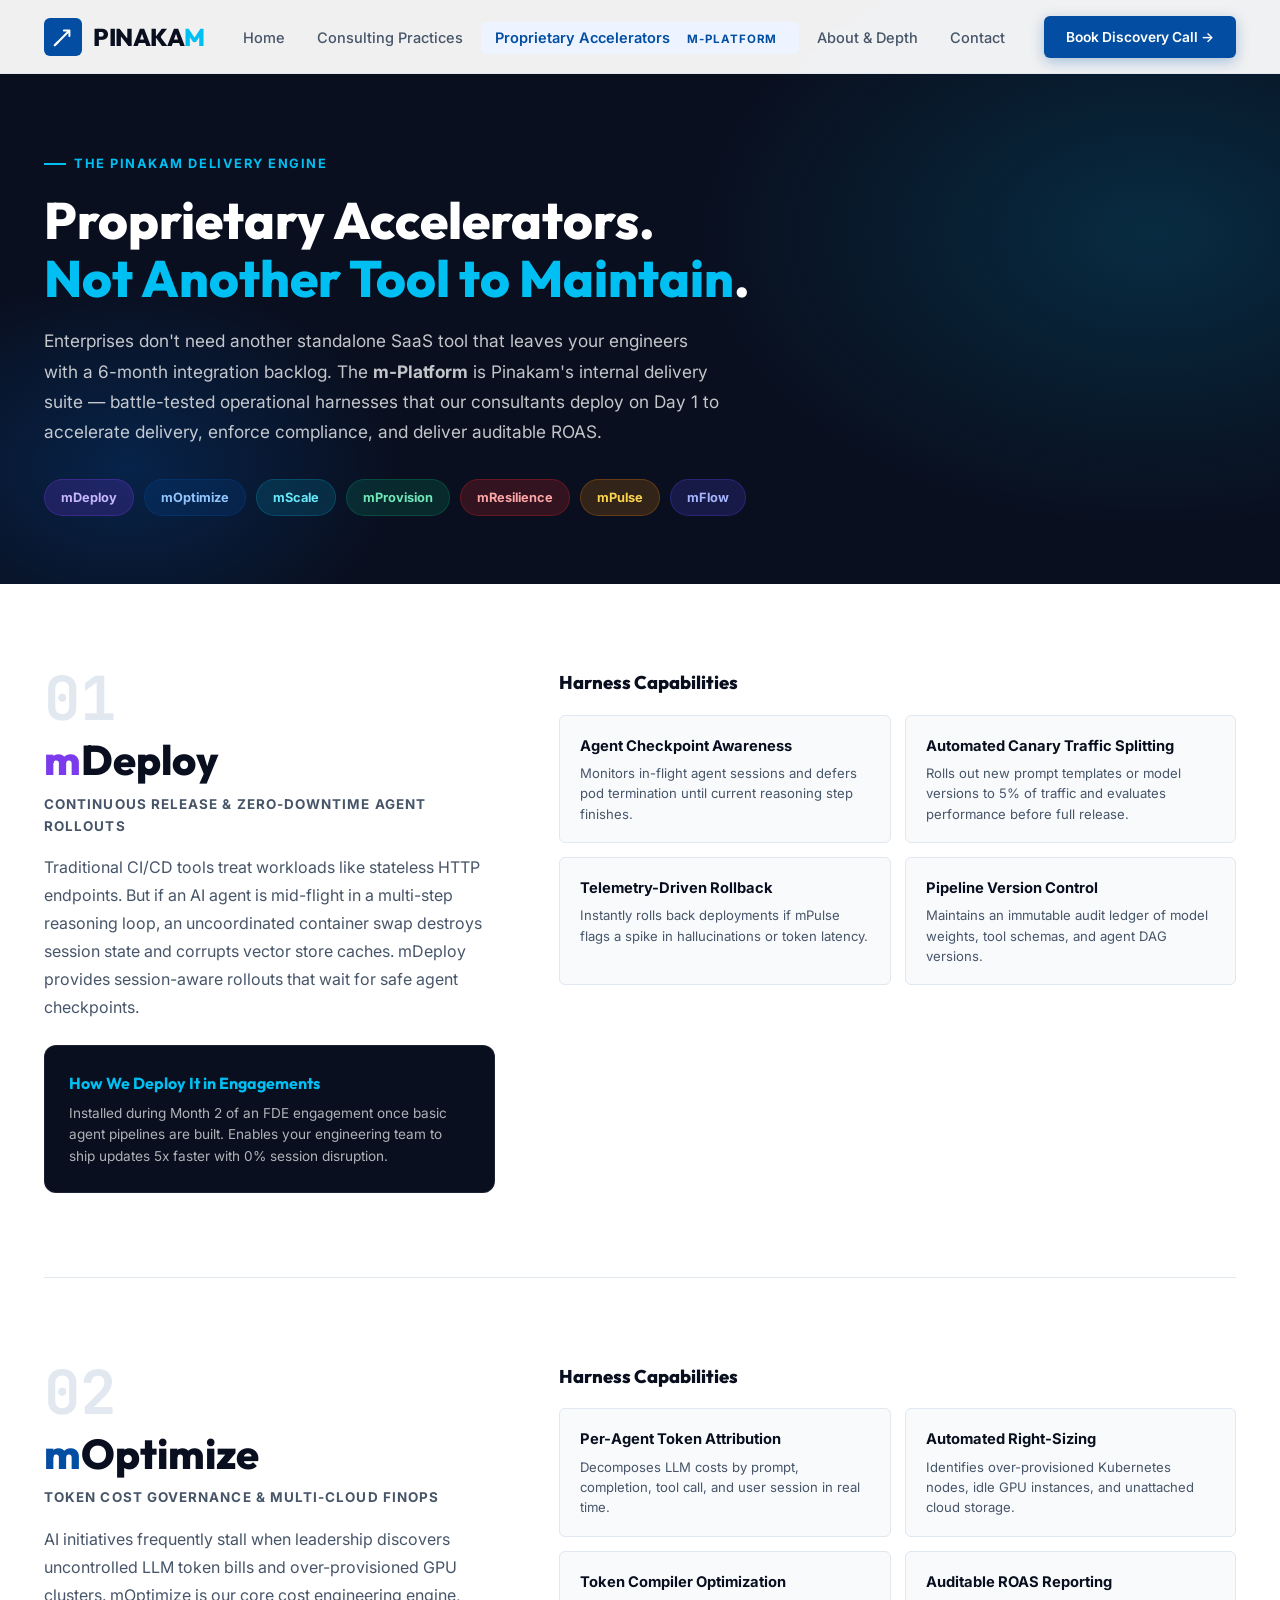
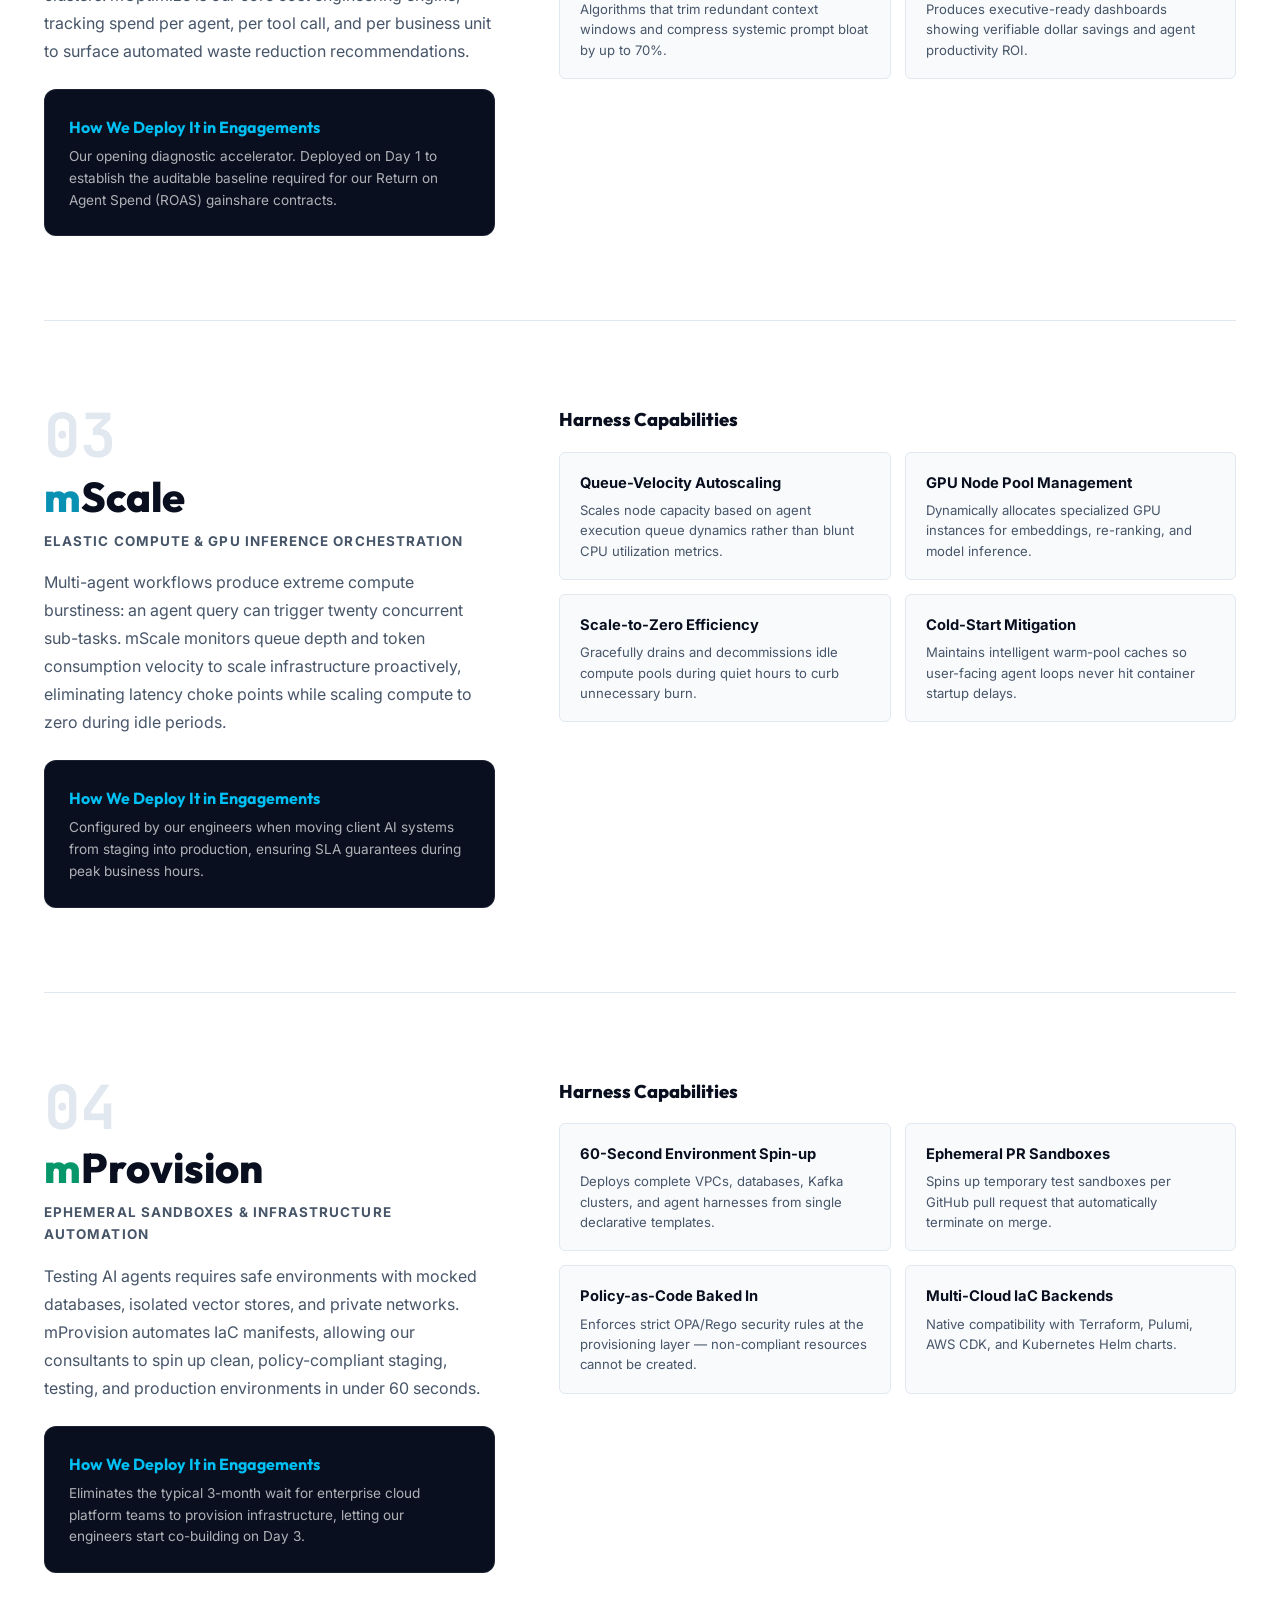
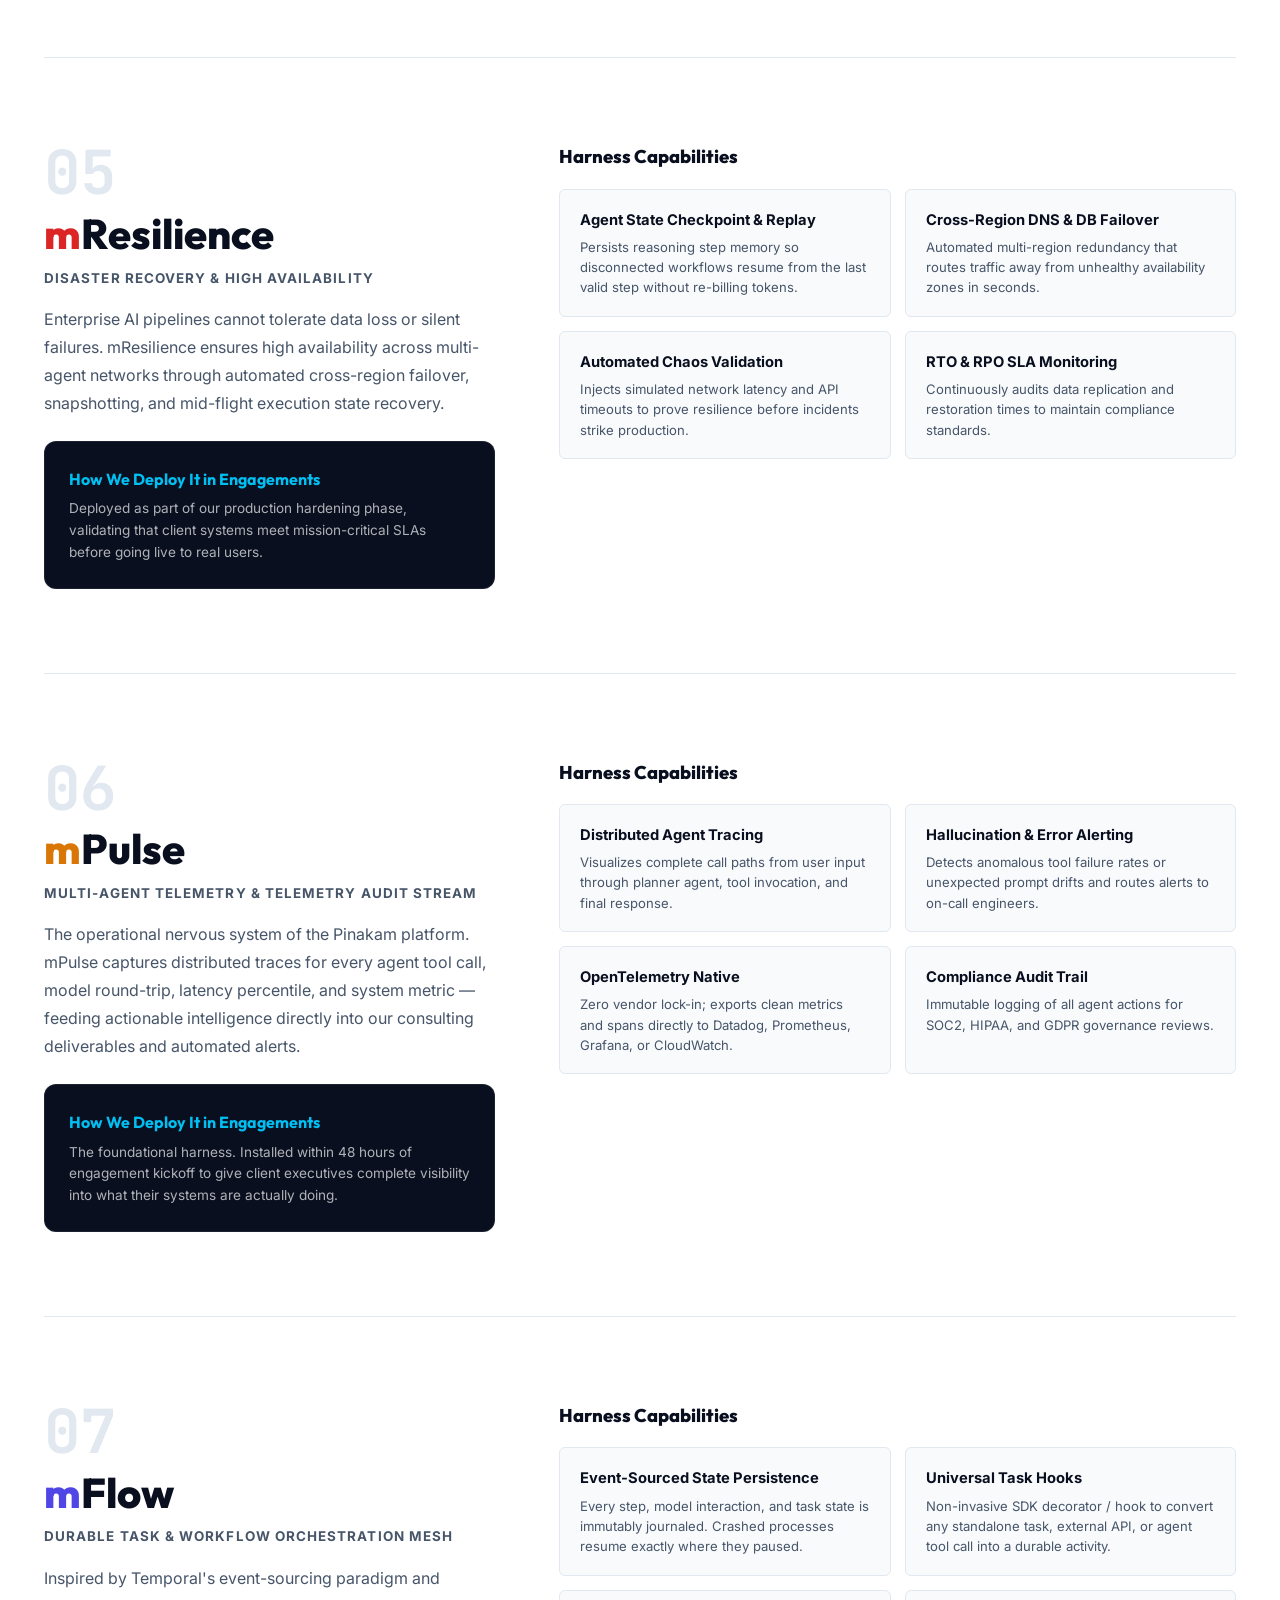
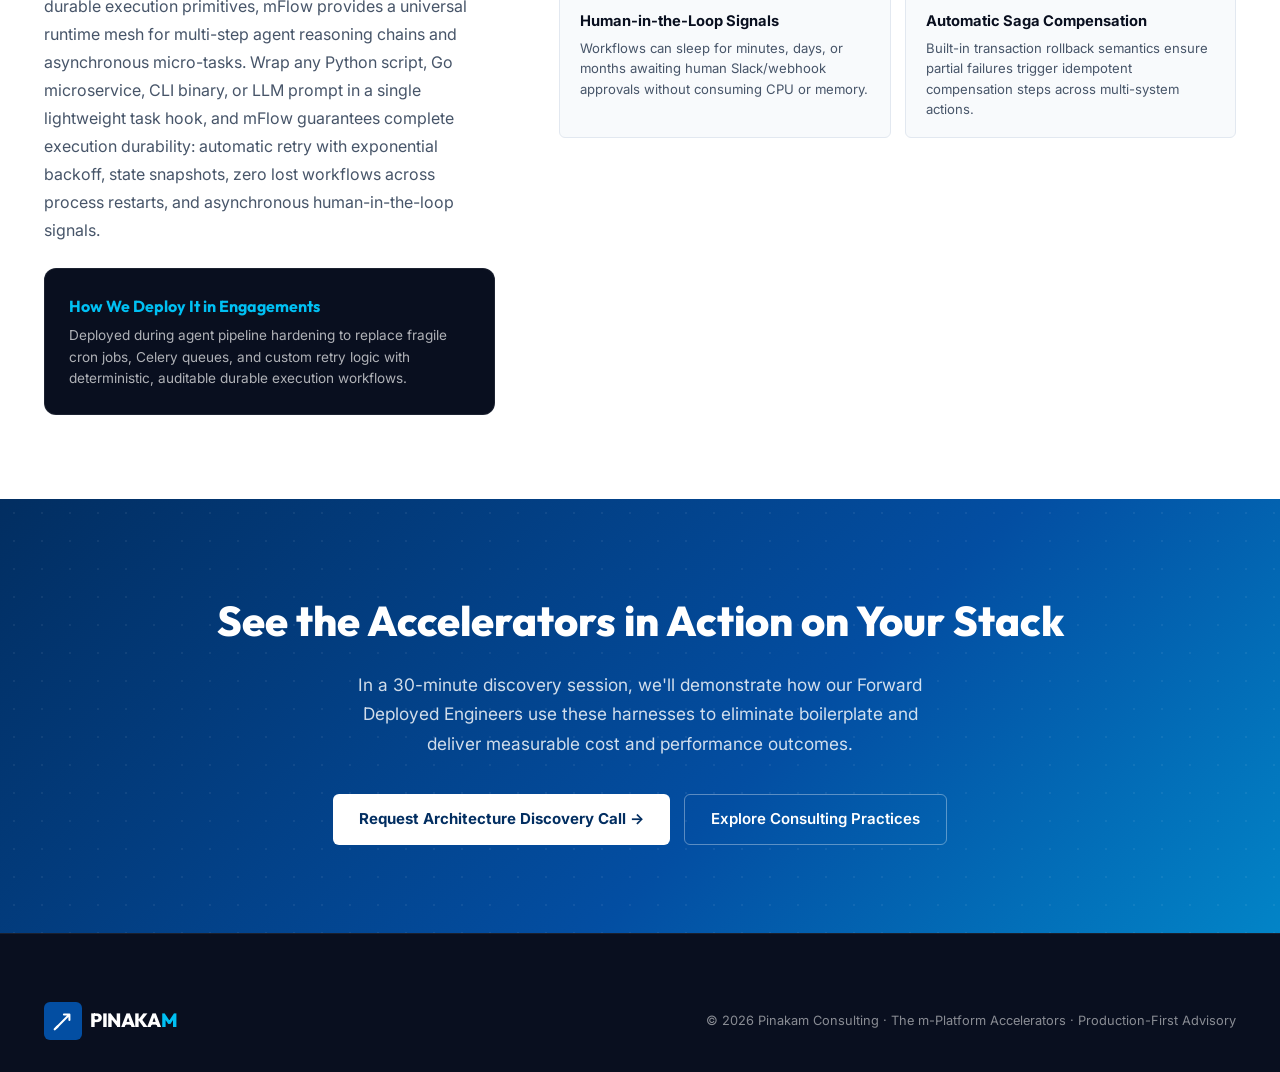
<file: accelerators.html>
<!DOCTYPE html>
<html lang="en">
<head>
  <meta charset="UTF-8" />
  <meta name="viewport" content="width=device-width, initial-scale=1.0" />
  <title>The m-Platform Accelerators — Pinakam Proprietary IP</title>
  <meta name="description" content="The Pinakam m-Platform: Seven proprietary delivery harnesses deployed by our consultants to eliminate infrastructure boilerplate and compress AI time-to-production." />

  <link rel="preconnect" href="https://fonts.googleapis.com" />
  <link rel="preconnect" href="https://fonts.gstatic.com" crossorigin />
  <link href="https://fonts.googleapis.com/css2?family=Inter:wght@400;500;600;700&family=JetBrains+Mono:wght@500;700&family=Outfit:wght@700;800&display=swap" rel="stylesheet" />
  <link rel="stylesheet" href="css/styles.css" />
  <style>
    .page-hero {
      padding: calc(var(--nav-h) + 72px) 0 68px;
      background: var(--slate-dark); color: var(--white);
      position: relative; overflow: hidden;
    }
    .page-hero::before {
      content: '';
      position: absolute; inset: 0;
      background:
        radial-gradient(ellipse 650px 420px at 90% 40%, rgba(0,192,243,.16) 0%, transparent 70%),
        radial-gradient(ellipse 450px 320px at 10% 80%, rgba(3,78,162,.32) 0%, transparent 60%);
      pointer-events: none;
    }
    .harness-detail {
      display: grid; grid-template-columns: 1fr 1.5fr; gap: 64px; align-items: start;
      padding: 84px 0; border-bottom: 1px solid var(--slate-border);
    }
    .harness-detail:last-of-type { border-bottom: none; }
    .harness-meta { position: sticky; top: calc(var(--nav-h) + 24px); }
    .harness-number {
      font-family: var(--font-mono); font-size: 3.8rem; font-weight: 700;
      color: var(--slate-border); line-height: 1; margin-bottom: 8px;
    }
    .harness-title {
      font-family: var(--font-head); font-size: 2.6rem; font-weight: 800;
      color: var(--slate-dark); line-height: 1.1; margin-bottom: 10px;
    }
    .harness-title span { color: var(--card-color, var(--cobalt)); }
    .harness-subtitle {
      font-size: .84rem; font-weight: 700; text-transform: uppercase; letter-spacing: .08em;
      color: var(--slate-muted); margin-bottom: 16px; display: block;
    }
    .harness-summary {
      font-size: 1rem; color: var(--slate-muted); line-height: 1.75; margin-bottom: 24px;
    }
    .engagement-context-box {
      background: var(--slate-dark); color: var(--white);
      border-radius: var(--r-md); padding: 24px; margin-top: 24px;
      border: 1px solid rgba(255,255,255,.08);
    }
    .engagement-context-box h4 {
      font-family: var(--font-head); font-size: 1rem; font-weight: 700; margin-bottom: 6px;
      color: var(--cyan);
    }
    .engagement-context-box p {
      font-size: .85rem; color: rgba(255,255,255,.68); line-height: 1.6;
    }
    .capabilities-grid {
      display: grid; grid-template-columns: 1fr 1fr; gap: 14px; margin-top: 16px;
    }
    .capability-card {
      background: var(--off-white); border: 1px solid var(--slate-border);
      border-radius: var(--r-sm); padding: 18px 20px;
    }
    .capability-card h5 {
      font-size: .92rem; font-weight: 700; color: var(--slate-dark); margin-bottom: 5px;
    }
    .capability-card p {
      font-size: .82rem; color: var(--slate-muted); line-height: 1.55;
    }

    @media (max-width: 1024px) {
      .harness-detail { grid-template-columns: 1fr; gap: 36px; }
      .harness-meta { position: static; }
      .capabilities-grid { grid-template-columns: 1fr; }
    }
  </style>
</head>
<body>

  <!-- NAV -->
  <nav id="nav">
    <div class="container nav-inner">
      <a href="index.html" class="logo-wrap">
        <div class="logo-mark">
          <svg viewBox="0 0 24 24"><path d="M5 19L19 5M19 5h-6M19 5v6" /><path d="M3 21l3-3" stroke-width="2.5" /></svg>
        </div>
        <span class="logo-text">PINAKA<span>M</span></span>
      </a>
      <ul class="nav-links">
        <li><a href="index.html">Home</a></li>
        <li><a href="consulting.html">Consulting Practices</a></li>
        <li><a href="accelerators.html" class="active">Proprietary Accelerators <span class="nav-badge">m-platform</span></a></li>
        <li><a href="about.html">About & Depth</a></li>
        <li><a href="contact.html">Contact</a></li>
      </ul>
      <div class="nav-cta">
        <a href="contact.html" class="btn btn-primary" style="font-size:.86rem; padding:10px 22px;">Book Discovery Call →</a>
      </div>
    </div>
  </nav>

  <!-- HERO -->
  <section class="page-hero">
    <div class="container" style="position:relative; z-index:2;">
      <div class="hero-eyebrow">The Pinakam Delivery Engine</div>
      <h1 style="font-family:var(--font-head); font-size:clamp(2.1rem,4vw,3.2rem); font-weight:800; max-width:760px; line-height:1.15; margin-bottom:18px;">
        Proprietary Accelerators.<br/>
        <span style="color:var(--cyan);">Not Another Tool to Maintain</span>.
      </h1>
      <p style="font-size:1.08rem; color:rgba(255,255,255,.76); max-width:680px; line-height:1.75; margin-bottom:32px;">
        Enterprises don't need another standalone SaaS tool that leaves your engineers with a 6-month integration backlog.
        The <strong>m-Platform</strong> is Pinakam's internal delivery suite — battle-tested operational harnesses that our
        consultants deploy on Day 1 to accelerate delivery, enforce compliance, and deliver auditable ROAS.
      </p>
      <div style="display:flex; gap:10px; flex-wrap:wrap;">
        <a href="#mdeploy" style="padding:7px 16px; border-radius:20px; font-size:.8rem; font-weight:700; background:rgba(124,58,237,.2); color:#c4b5fd; border:1px solid rgba(124,58,237,.3);">mDeploy</a>
        <a href="#moptimize" style="padding:7px 16px; border-radius:20px; font-size:.8rem; font-weight:700; background:rgba(3,78,162,.2); color:#93c5fd; border:1px solid rgba(3,78,162,.3);">mOptimize</a>
        <a href="#mscale" style="padding:7px 16px; border-radius:20px; font-size:.8rem; font-weight:700; background:rgba(8,145,178,.2); color:#67e8f9; border:1px solid rgba(8,145,178,.3);">mScale</a>
        <a href="#mprovision" style="padding:7px 16px; border-radius:20px; font-size:.8rem; font-weight:700; background:rgba(5,150,105,.2); color:#6ee7b7; border:1px solid rgba(5,150,105,.3);">mProvision</a>
        <a href="#mresilience" style="padding:7px 16px; border-radius:20px; font-size:.8rem; font-weight:700; background:rgba(220,38,38,.2); color:#fca5a5; border:1px solid rgba(220,38,38,.3);">mResilience</a>
        <a href="#mpulse" style="padding:7px 16px; border-radius:20px; font-size:.8rem; font-weight:700; background:rgba(217,119,6,.2); color:#fcd34d; border:1px solid rgba(217,119,6,.3);">mPulse</a>
        <a href="#mflow" style="padding:7px 16px; border-radius:20px; font-size:.8rem; font-weight:700; background:rgba(79,70,229,.2); color:#a5b4fc; border:1px solid rgba(79,70,229,.3);">mFlow</a>
      </div>
    </div>
  </section>

  <!-- ACCELERATOR HARNESS DETAILS -->
  <div class="container">

    <!-- 01: mDeploy -->
    <div class="harness-detail" id="mdeploy">
      <div class="harness-meta" style="--card-color: #7c3aed;">
        <div class="harness-number">01</div>
        <div class="harness-title"><span>m</span>Deploy</div>
        <span class="harness-subtitle">Continuous Release & Zero-Downtime Agent Rollouts</span>
        <p class="harness-summary">
          Traditional CI/CD tools treat workloads like stateless HTTP endpoints. But if an AI agent is mid-flight in a
          multi-step reasoning loop, an uncoordinated container swap destroys session state and corrupts vector store caches.
          mDeploy provides session-aware rollouts that wait for safe agent checkpoints.
        </p>
        <div class="engagement-context-box">
          <h4>How We Deploy It in Engagements</h4>
          <p>Installed during Month 2 of an FDE engagement once basic agent pipelines are built. Enables your engineering team to ship updates 5x faster with 0% session disruption.</p>
        </div>
      </div>
      <div>
        <h4 style="font-family:var(--font-head); font-size:1.15rem; font-weight:800; color:var(--slate-dark); margin-bottom:14px;">Harness Capabilities</h4>
        <div class="capabilities-grid">
          <div class="capability-card">
            <h5>Agent Checkpoint Awareness</h5>
            <p>Monitors in-flight agent sessions and defers pod termination until current reasoning step finishes.</p>
          </div>
          <div class="capability-card">
            <h5>Automated Canary Traffic Splitting</h5>
            <p>Rolls out new prompt templates or model versions to 5% of traffic and evaluates performance before full release.</p>
          </div>
          <div class="capability-card">
            <h5>Telemetry-Driven Rollback</h5>
            <p>Instantly rolls back deployments if mPulse flags a spike in hallucinations or token latency.</p>
          </div>
          <div class="capability-card">
            <h5>Pipeline Version Control</h5>
            <p>Maintains an immutable audit ledger of model weights, tool schemas, and agent DAG versions.</p>
          </div>
        </div>
      </div>
    </div>

    <!-- 02: mOptimize -->
    <div class="harness-detail" id="moptimize">
      <div class="harness-meta" style="--card-color: #034ea2;">
        <div class="harness-number">02</div>
        <div class="harness-title"><span>m</span>Optimize</div>
        <span class="harness-subtitle">Token Cost Governance & Multi-Cloud FinOps</span>
        <p class="harness-summary">
          AI initiatives frequently stall when leadership discovers uncontrolled LLM token bills and over-provisioned GPU clusters.
          mOptimize is our core cost engineering engine, tracking spend per agent, per tool call, and per business unit
          to surface automated waste reduction recommendations.
        </p>
        <div class="engagement-context-box">
          <h4>How We Deploy It in Engagements</h4>
          <p>Our opening diagnostic accelerator. Deployed on Day 1 to establish the auditable baseline required for our Return on Agent Spend (ROAS) gainshare contracts.</p>
        </div>
      </div>
      <div>
        <h4 style="font-family:var(--font-head); font-size:1.15rem; font-weight:800; color:var(--slate-dark); margin-bottom:14px;">Harness Capabilities</h4>
        <div class="capabilities-grid">
          <div class="capability-card">
            <h5>Per-Agent Token Attribution</h5>
            <p>Decomposes LLM costs by prompt, completion, tool call, and user session in real time.</p>
          </div>
          <div class="capability-card">
            <h5>Automated Right-Sizing</h5>
            <p>Identifies over-provisioned Kubernetes nodes, idle GPU instances, and unattached cloud storage.</p>
          </div>
          <div class="capability-card">
            <h5>Token Compiler Optimization</h5>
            <p>Algorithms that trim redundant context windows and compress systemic prompt bloat by up to 70%.</p>
          </div>
          <div class="capability-card">
            <h5>Auditable ROAS Reporting</h5>
            <p>Produces executive-ready dashboards showing verifiable dollar savings and agent productivity ROI.</p>
          </div>
        </div>
      </div>
    </div>

    <!-- 03: mScale -->
    <div class="harness-detail" id="mscale">
      <div class="harness-meta" style="--card-color: #0891b2;">
        <div class="harness-number">03</div>
        <div class="harness-title"><span>m</span>Scale</div>
        <span class="harness-subtitle">Elastic Compute & GPU Inference Orchestration</span>
        <p class="harness-summary">
          Multi-agent workflows produce extreme compute burstiness: an agent query can trigger twenty concurrent sub-tasks.
          mScale monitors queue depth and token consumption velocity to scale infrastructure proactively, eliminating
          latency choke points while scaling compute to zero during idle periods.
        </p>
        <div class="engagement-context-box">
          <h4>How We Deploy It in Engagements</h4>
          <p>Configured by our engineers when moving client AI systems from staging into production, ensuring SLA guarantees during peak business hours.</p>
        </div>
      </div>
      <div>
        <h4 style="font-family:var(--font-head); font-size:1.15rem; font-weight:800; color:var(--slate-dark); margin-bottom:14px;">Harness Capabilities</h4>
        <div class="capabilities-grid">
          <div class="capability-card">
            <h5>Queue-Velocity Autoscaling</h5>
            <p>Scales node capacity based on agent execution queue dynamics rather than blunt CPU utilization metrics.</p>
          </div>
          <div class="capability-card">
            <h5>GPU Node Pool Management</h5>
            <p>Dynamically allocates specialized GPU instances for embeddings, re-ranking, and model inference.</p>
          </div>
          <div class="capability-card">
            <h5>Scale-to-Zero Efficiency</h5>
            <p>Gracefully drains and decommissions idle compute pools during quiet hours to curb unnecessary burn.</p>
          </div>
          <div class="capability-card">
            <h5>Cold-Start Mitigation</h5>
            <p>Maintains intelligent warm-pool caches so user-facing agent loops never hit container startup delays.</p>
          </div>
        </div>
      </div>
    </div>

    <!-- 04: mProvision -->
    <div class="harness-detail" id="mprovision">
      <div class="harness-meta" style="--card-color: #059669;">
        <div class="harness-number">04</div>
        <div class="harness-title"><span>m</span>Provision</div>
        <span class="harness-subtitle">Ephemeral Sandboxes & Infrastructure Automation</span>
        <p class="harness-summary">
          Testing AI agents requires safe environments with mocked databases, isolated vector stores, and private networks.
          mProvision automates IaC manifests, allowing our consultants to spin up clean, policy-compliant staging, testing,
          and production environments in under 60 seconds.
        </p>
        <div class="engagement-context-box">
          <h4>How We Deploy It in Engagements</h4>
          <p>Eliminates the typical 3-month wait for enterprise cloud platform teams to provision infrastructure, letting our engineers start co-building on Day 3.</p>
        </div>
      </div>
      <div>
        <h4 style="font-family:var(--font-head); font-size:1.15rem; font-weight:800; color:var(--slate-dark); margin-bottom:14px;">Harness Capabilities</h4>
        <div class="capabilities-grid">
          <div class="capability-card">
            <h5>60-Second Environment Spin-up</h5>
            <p>Deploys complete VPCs, databases, Kafka clusters, and agent harnesses from single declarative templates.</p>
          </div>
          <div class="capability-card">
            <h5>Ephemeral PR Sandboxes</h5>
            <p>Spins up temporary test sandboxes per GitHub pull request that automatically terminate on merge.</p>
          </div>
          <div class="capability-card">
            <h5>Policy-as-Code Baked In</h5>
            <p>Enforces strict OPA/Rego security rules at the provisioning layer — non-compliant resources cannot be created.</p>
          </div>
          <div class="capability-card">
            <h5>Multi-Cloud IaC Backends</h5>
            <p>Native compatibility with Terraform, Pulumi, AWS CDK, and Kubernetes Helm charts.</p>
          </div>
        </div>
      </div>
    </div>

    <!-- 05: mResilience -->
    <div class="harness-detail" id="mresilience">
      <div class="harness-meta" style="--card-color: #dc2626;">
        <div class="harness-number">05</div>
        <div class="harness-title"><span>m</span>Resilience</div>
        <span class="harness-subtitle">Disaster Recovery & High Availability</span>
        <p class="harness-summary">
          Enterprise AI pipelines cannot tolerate data loss or silent failures. mResilience ensures high availability
          across multi-agent networks through automated cross-region failover, snapshotting, and mid-flight
          execution state recovery.
        </p>
        <div class="engagement-context-box">
          <h4>How We Deploy It in Engagements</h4>
          <p>Deployed as part of our production hardening phase, validating that client systems meet mission-critical SLAs before going live to real users.</p>
        </div>
      </div>
      <div>
        <h4 style="font-family:var(--font-head); font-size:1.15rem; font-weight:800; color:var(--slate-dark); margin-bottom:14px;">Harness Capabilities</h4>
        <div class="capabilities-grid">
          <div class="capability-card">
            <h5>Agent State Checkpoint & Replay</h5>
            <p>Persists reasoning step memory so disconnected workflows resume from the last valid step without re-billing tokens.</p>
          </div>
          <div class="capability-card">
            <h5>Cross-Region DNS & DB Failover</h5>
            <p>Automated multi-region redundancy that routes traffic away from unhealthy availability zones in seconds.</p>
          </div>
          <div class="capability-card">
            <h5>Automated Chaos Validation</h5>
            <p>Injects simulated network latency and API timeouts to prove resilience before incidents strike production.</p>
          </div>
          <div class="capability-card">
            <h5>RTO & RPO SLA Monitoring</h5>
            <p>Continuously audits data replication and restoration times to maintain compliance standards.</p>
          </div>
        </div>
      </div>
    </div>

    <!-- 06: mPulse -->
    <div class="harness-detail" id="mpulse">
      <div class="harness-meta" style="--card-color: #d97706;">
        <div class="harness-number">06</div>
        <div class="harness-title"><span>m</span>Pulse</div>
        <span class="harness-subtitle">Multi-Agent Telemetry & Telemetry Audit Stream</span>
        <p class="harness-summary">
          The operational nervous system of the Pinakam platform. mPulse captures distributed traces for every agent tool call,
          model round-trip, latency percentile, and system metric — feeding actionable intelligence directly into our
          consulting deliverables and automated alerts.
        </p>
        <div class="engagement-context-box">
          <h4>How We Deploy It in Engagements</h4>
          <p>The foundational harness. Installed within 48 hours of engagement kickoff to give client executives complete visibility into what their systems are actually doing.</p>
        </div>
      </div>
      <div>
        <h4 style="font-family:var(--font-head); font-size:1.15rem; font-weight:800; color:var(--slate-dark); margin-bottom:14px;">Harness Capabilities</h4>
        <div class="capabilities-grid">
          <div class="capability-card">
            <h5>Distributed Agent Tracing</h5>
            <p>Visualizes complete call paths from user input through planner agent, tool invocation, and final response.</p>
          </div>
          <div class="capability-card">
            <h5>Hallucination & Error Alerting</h5>
            <p>Detects anomalous tool failure rates or unexpected prompt drifts and routes alerts to on-call engineers.</p>
          </div>
          <div class="capability-card">
            <h5>OpenTelemetry Native</h5>
            <p>Zero vendor lock-in; exports clean metrics and spans directly to Datadog, Prometheus, Grafana, or CloudWatch.</p>
          </div>
          <div class="capability-card">
            <h5>Compliance Audit Trail</h5>
            <p>Immutable logging of all agent actions for SOC2, HIPAA, and GDPR governance reviews.</p>
          </div>
        </div>
      </div>
    </div>

    <!-- 07: mFlow -->
    <div class="harness-detail" id="mflow">
      <div class="harness-meta" style="--card-color: #4f46e5;">
        <div class="harness-number">07</div>
        <div class="harness-title"><span>m</span>Flow</div>
        <span class="harness-subtitle">Durable Task & Workflow Orchestration Mesh</span>
        <p class="harness-summary">
          Inspired by Temporal's event-sourcing paradigm and durable execution primitives, mFlow provides a universal runtime
          mesh for multi-step agent reasoning chains and asynchronous micro-tasks. Wrap any Python script, Go microservice,
          CLI binary, or LLM prompt in a single lightweight task hook, and mFlow guarantees complete execution durability:
          automatic retry with exponential backoff, state snapshots, zero lost workflows across process restarts, and
          asynchronous human-in-the-loop signals.
        </p>
        <div class="engagement-context-box">
          <h4>How We Deploy It in Engagements</h4>
          <p>Deployed during agent pipeline hardening to replace fragile cron jobs, Celery queues, and custom retry logic with deterministic, auditable durable execution workflows.</p>
        </div>
      </div>
      <div>
        <h4 style="font-family:var(--font-head); font-size:1.15rem; font-weight:800; color:var(--slate-dark); margin-bottom:14px;">Harness Capabilities</h4>
        <div class="capabilities-grid">
          <div class="capability-card">
            <h5>Event-Sourced State Persistence</h5>
            <p>Every step, model interaction, and task state is immutably journaled. Crashed processes resume exactly where they paused.</p>
          </div>
          <div class="capability-card">
            <h5>Universal Task Hooks</h5>
            <p>Non-invasive SDK decorator / hook to convert any standalone task, external API, or agent tool call into a durable activity.</p>
          </div>
          <div class="capability-card">
            <h5>Human-in-the-Loop Signals</h5>
            <p>Workflows can sleep for minutes, days, or months awaiting human Slack/webhook approvals without consuming CPU or memory.</p>
          </div>
          <div class="capability-card">
            <h5>Automatic Saga Compensation</h5>
            <p>Built-in transaction rollback semantics ensure partial failures trigger idempotent compensation steps across multi-system actions.</p>
          </div>
        </div>
      </div>
    </div>

  </div>

  <!-- CTA BAND -->
  <section class="cta-band">
    <h2>See the Accelerators in Action on Your Stack</h2>
    <p>
      In a 30-minute discovery session, we'll demonstrate how our Forward Deployed Engineers use these harnesses
      to eliminate boilerplate and deliver measurable cost and performance outcomes.
    </p>
    <div class="cta-actions">
      <a href="contact.html" class="btn btn-white">Request Architecture Discovery Call →</a>
      <a href="consulting.html" class="btn btn-ghost">Explore Consulting Practices</a>
    </div>
  </section>

  <!-- FOOTER -->
  <footer>
    <div class="container footer-bottom" style="border:none; padding-top:0;">
      <a href="index.html" class="logo-wrap" style="gap:8px;">
        <div class="logo-mark"><svg viewBox="0 0 24 24"><path d="M5 19L19 5M19 5h-6M19 5v6" /><path d="M3 21l3-3" stroke-width="2.5" /></svg></div>
        <span class="logo-text" style="font-size:1.2rem;">PINAKA<span>M</span></span>
      </a>
      <span>© 2026 Pinakam Consulting · The m-Platform Accelerators · Production-First Advisory</span>
    </div>
  </footer>

  <script>
    const navEl = document.getElementById('nav');
    window.addEventListener('scroll', () => {
      navEl.style.boxShadow = window.scrollY > 12 ? '0 3px 20px rgba(0,0,0,.08)' : 'none';
    });
  </script>
</body>
</html>
</file>
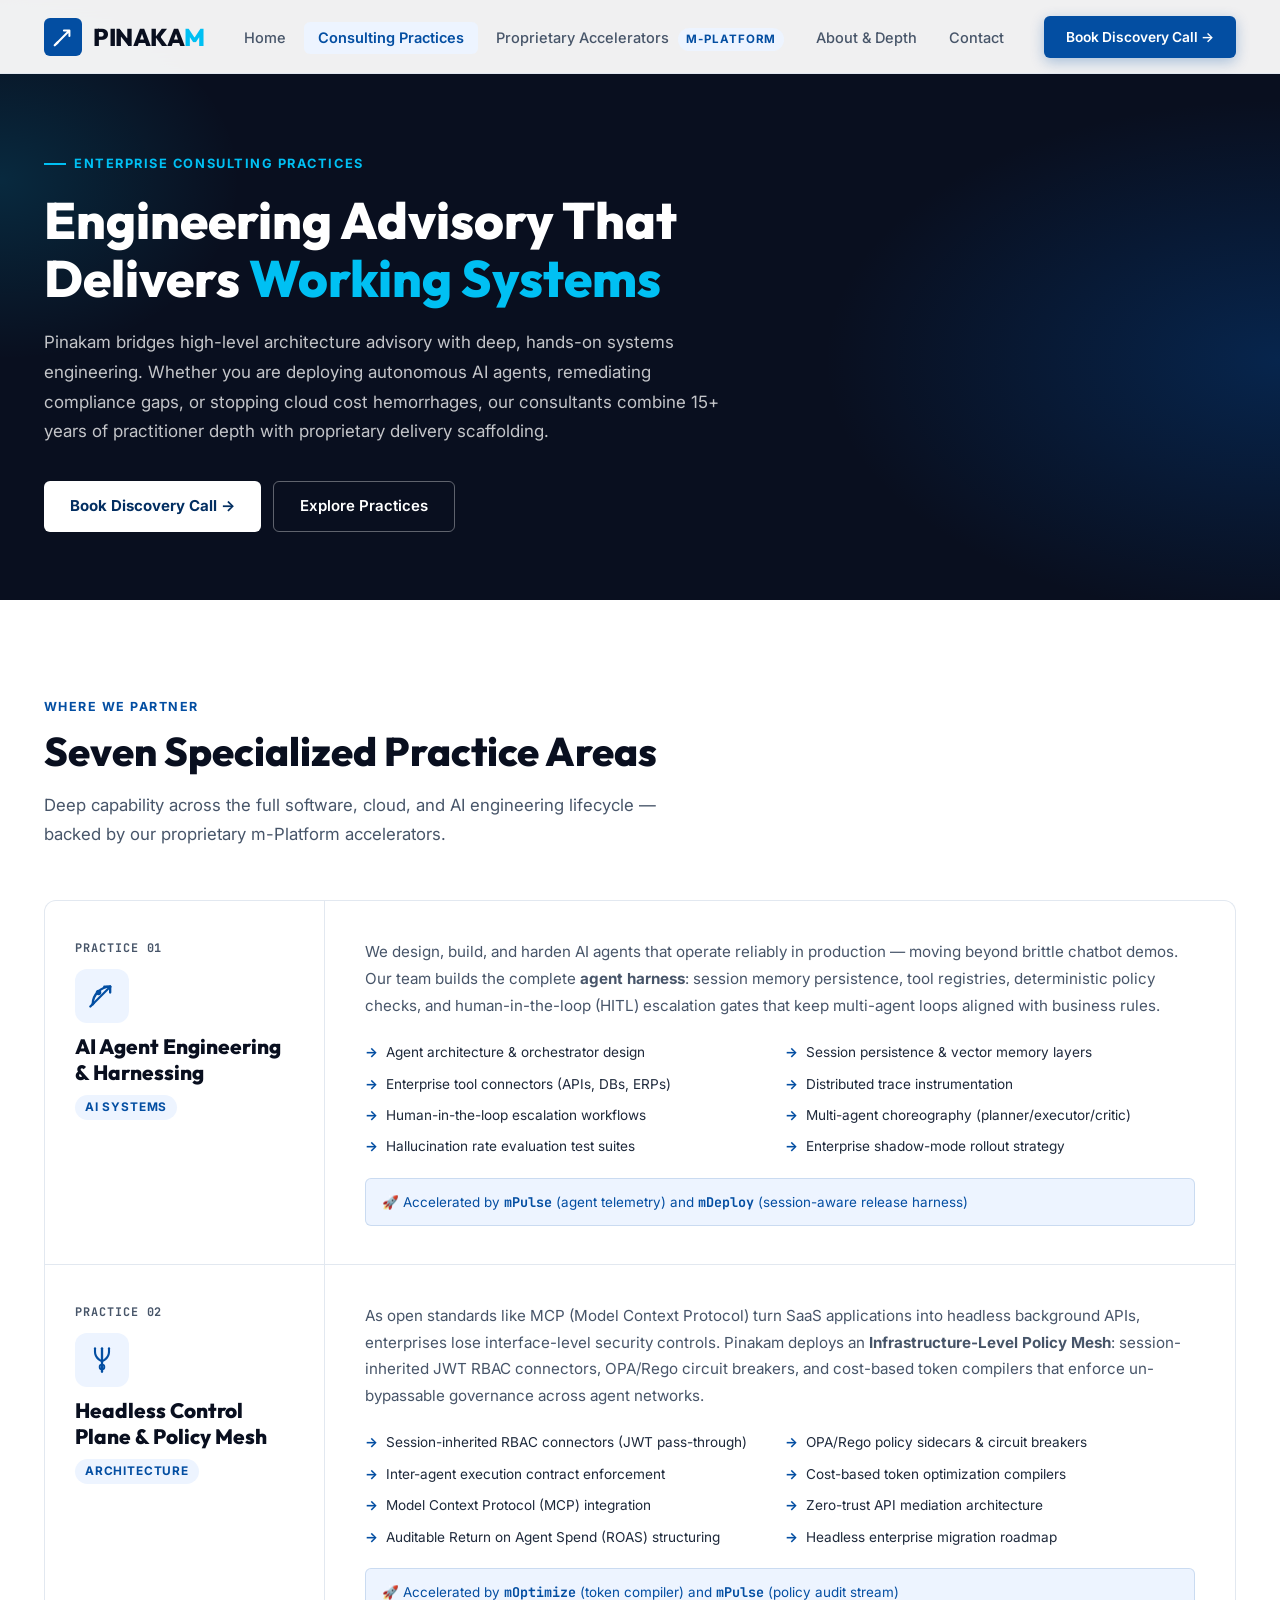
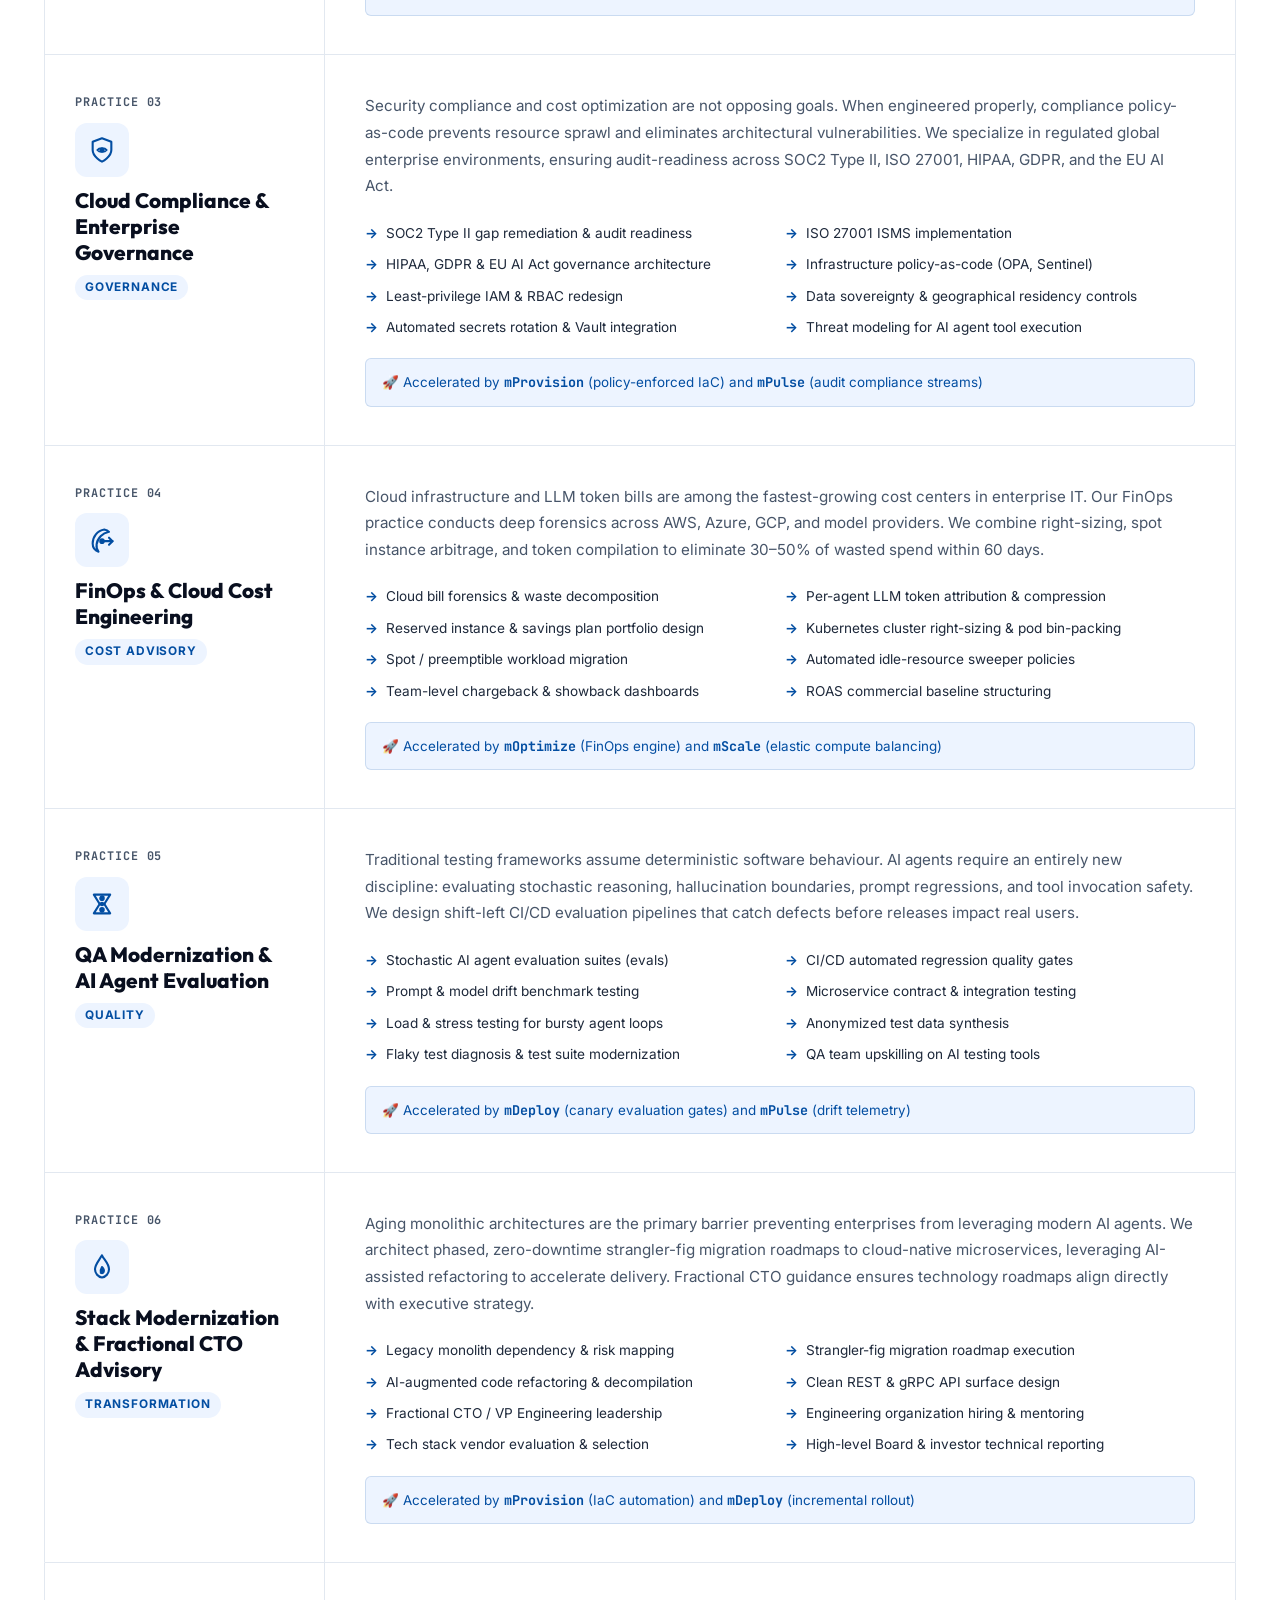
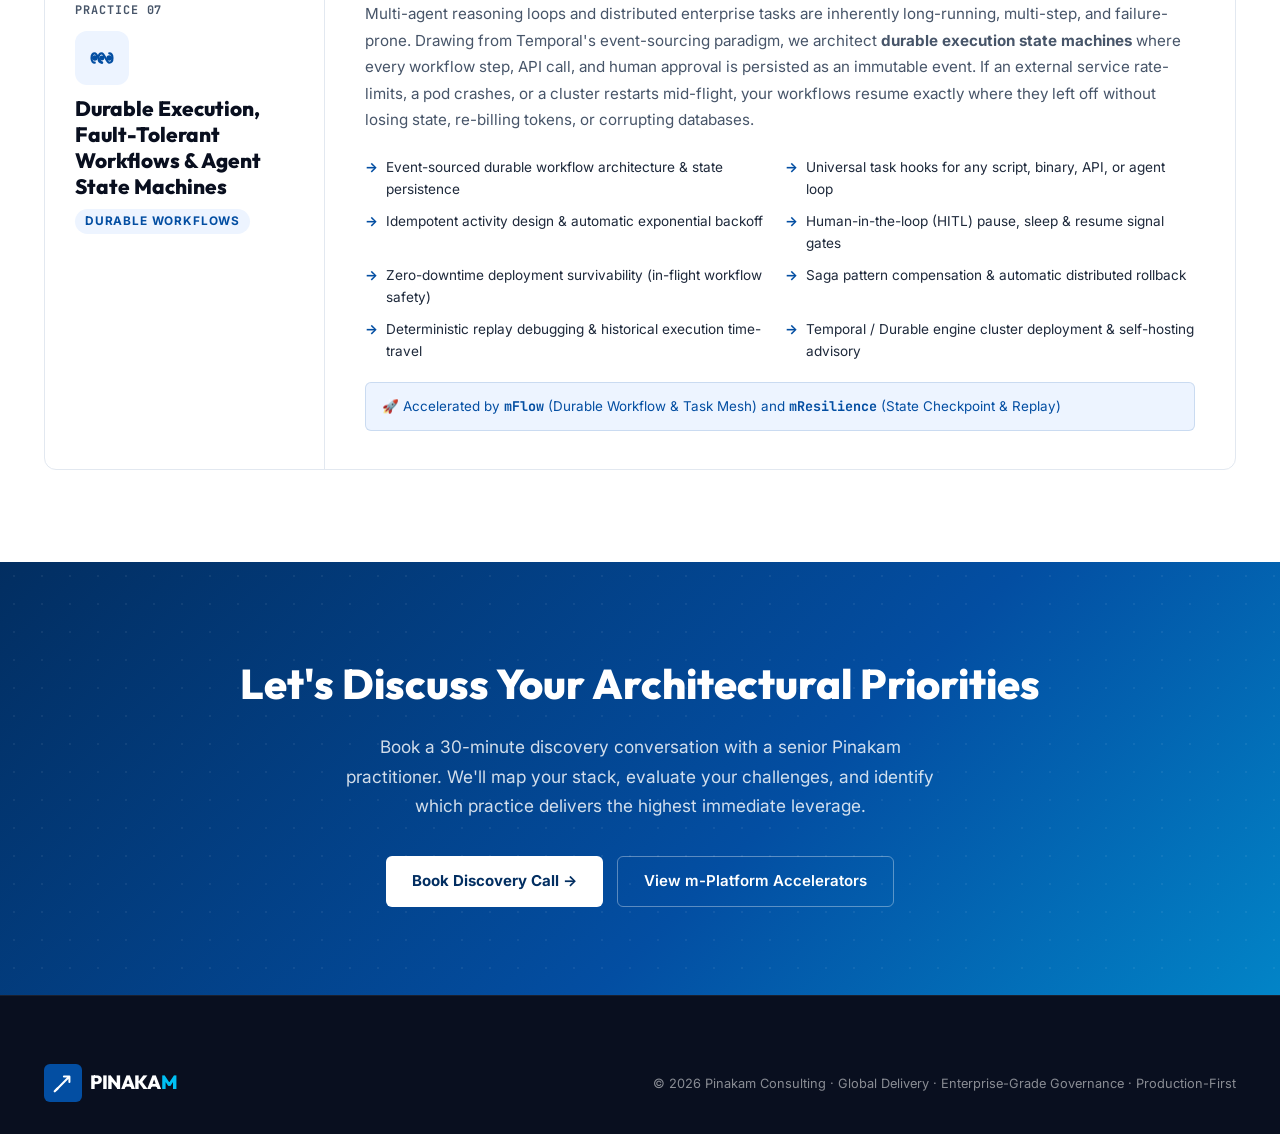
<file: consulting.html>
<!DOCTYPE html>
<html lang="en">
<head>
  <meta charset="UTF-8" />
  <meta name="viewport" content="width=device-width, initial-scale=1.0" />
  <title>Consulting Practices — Pinakam Engineering Advisory</title>
  <meta name="description" content="Pinakam Consulting Practices: AI Agent Engineering, Headless Control Planes, Cloud Compliance, FinOps, Stack Modernization, and QA. Backed by proprietary m-Platform accelerators." />

  <link rel="preconnect" href="https://fonts.googleapis.com" />
  <link rel="preconnect" href="https://fonts.gstatic.com" crossorigin />
  <link href="https://fonts.googleapis.com/css2?family=Inter:wght@400;500;600;700&family=JetBrains+Mono:wght@500;700&family=Outfit:wght@700;800&display=swap" rel="stylesheet" />
  <link rel="stylesheet" href="css/styles.css" />
  <style>
    .page-hero {
      padding: calc(var(--nav-h) + 72px) 0 68px;
      background: var(--slate-dark); color: var(--white);
      position: relative; overflow: hidden;
    }
    .page-hero::before {
      content: '';
      position: absolute; inset: 0;
      background:
        radial-gradient(ellipse 700px 400px at 100% 60%, rgba(3,78,162,.35) 0%, transparent 65%),
        radial-gradient(ellipse 400px 300px at 0% 30%,  rgba(0,192,243,.15) 0%, transparent 60%);
      pointer-events: none;
    }
    .practice-list { display: flex; flex-direction: column; gap: 0; margin-top: 52px; }
    .practice-item {
      display: grid; grid-template-columns: 280px 1fr; gap: 0;
      border: 1px solid var(--slate-border); border-bottom: none;
      background: var(--white); transition: var(--ease);
    }
    .practice-item:first-child { border-radius: var(--r-md) var(--r-md) 0 0; }
    .practice-item:last-child { border-bottom: 1px solid var(--slate-border); border-radius: 0 0 var(--r-md) var(--r-md); }
    .practice-item:hover { background: var(--off-white); }
    .practice-left {
      padding: 38px 30px; border-right: 1px solid var(--slate-border);
      display: flex; flex-direction: column; justify-content: flex-start; gap: 10px;
    }
    .practice-num {
      font-family: var(--font-mono); font-size: .74rem; font-weight: 700;
      color: var(--slate-muted); letter-spacing: .08em;
    }
    .practice-icon {
      width: 54px; height: 54px; border-radius: var(--r-md);
      background: var(--cobalt-pale); color: var(--cobalt);
      display: flex; align-items: center; justify-content: center;
      transition: var(--ease);
    }
    .practice-icon svg {
      width: 28px; height: 28px; stroke: var(--cobalt); fill: none;
      stroke-width: 1.8; stroke-linecap: round; stroke-linejoin: round;
      transition: var(--ease);
    }
    .practice-item:hover .practice-icon {
      background: var(--cobalt); transform: scale(1.05);
      box-shadow: 0 6px 18px rgba(3,78,162,.28);
    }
    .practice-item:hover .practice-icon svg {
      stroke: var(--white);
    }
    .practice-name {
      font-family: var(--font-head); font-size: 1.3rem; font-weight: 800;
      color: var(--slate-dark); line-height: 1.25;
    }
    .practice-tag {
      display: inline-block; font-size: .74rem; font-weight: 700;
      text-transform: uppercase; letter-spacing: .07em;
      color: var(--cobalt); background: var(--cobalt-pale);
      padding: 3px 10px; border-radius: 20px; align-self: flex-start;
    }
    .practice-right { padding: 38px 40px; }
    .practice-right p { font-size: .95rem; color: var(--slate-muted); line-height: 1.75; margin-bottom: 22px; }
    .practice-delivers {
      list-style: none; display: grid; grid-template-columns: 1fr 1fr; gap: 9px;
    }
    .practice-delivers li {
      font-size: .85rem; color: var(--slate-mid); display: flex; align-items: flex-start; gap: 8px;
    }
    .practice-delivers li::before { content: '→'; color: var(--cobalt); font-weight: 700; flex-shrink: 0; }
    .practice-m-link {
      margin-top: 20px; padding: 12px 16px;
      background: var(--cobalt-pale); border: 1px solid rgba(3,78,162,.15);
      border-radius: var(--r-sm); font-size: .84rem; color: var(--cobalt);
    }
    .practice-m-link strong { font-family: var(--font-mono); font-weight: 700; }

    @media (max-width: 1024px) {
      .practice-item { grid-template-columns: 1fr; }
      .practice-left { border-right: none; border-bottom: 1px solid var(--slate-border); }
    }
    @media (max-width: 640px) {
      .practice-delivers { grid-template-columns: 1fr; }
    }
  </style>
</head>
<body>

  <!-- NAV -->
  <nav id="nav">
    <div class="container nav-inner">
      <a href="index.html" class="logo-wrap">
        <div class="logo-mark">
          <svg viewBox="0 0 24 24"><path d="M5 19L19 5M19 5h-6M19 5v6" /><path d="M3 21l3-3" stroke-width="2.5" /></svg>
        </div>
        <span class="logo-text">PINAKA<span>M</span></span>
      </a>
      <ul class="nav-links">
        <li><a href="index.html">Home</a></li>
        <li><a href="consulting.html" class="active">Consulting Practices</a></li>
        <li><a href="accelerators.html">Proprietary Accelerators <span class="nav-badge">m-platform</span></a></li>
        <li><a href="about.html">About & Depth</a></li>
        <li><a href="contact.html">Contact</a></li>
      </ul>
      <div class="nav-cta">
        <a href="contact.html" class="btn btn-primary" style="font-size:.86rem; padding:10px 22px;">Book Discovery Call →</a>
      </div>
    </div>
  </nav>

  <!-- HERO -->
  <section class="page-hero">
    <div class="container" style="position:relative; z-index:2;">
      <div class="hero-eyebrow">Enterprise Consulting Practices</div>
      <h1 style="font-family:var(--font-head); font-size:clamp(2.1rem,4vw,3.2rem); font-weight:800; max-width:760px; line-height:1.15; margin-bottom:20px;">
        Engineering Advisory That Delivers <span style="color:var(--cyan);">Working Systems</span>
      </h1>
      <p style="font-size:1.06rem; color:rgba(255,255,255,.76); max-width:680px; line-height:1.75; margin-bottom:34px;">
        Pinakam bridges high-level architecture advisory with deep, hands-on systems engineering.
        Whether you are deploying autonomous AI agents, remediating compliance gaps, or stopping cloud cost hemorrhages,
        our consultants combine 15+ years of practitioner depth with proprietary delivery scaffolding.
      </p>
      <div style="display:flex; gap:12px; flex-wrap:wrap;">
        <a href="contact.html" class="btn btn-white">Book Discovery Call →</a>
        <a href="#practices" class="btn btn-ghost">Explore Practices</a>
      </div>
    </div>
  </section>

  <!-- PRACTICE AREAS LIST -->
  <section class="band" id="practices">
    <div class="container">
      <div>
        <span class="section-eyebrow">Where We Partner</span>
        <h2 class="section-title">Seven Specialized Practice Areas</h2>
        <p class="section-sub">
          Deep capability across the full software, cloud, and AI engineering lifecycle — backed by our proprietary m-Platform accelerators.
        </p>
      </div>

      <div class="practice-list">

        <!-- 01: AI Agent Engineering (Pinaka Bow & Arrow) -->
        <div class="practice-item">
          <div class="practice-left">
            <span class="practice-num">PRACTICE 01</span>
            <div class="practice-icon" title="Pinaka Bow & Arrow — Targeted Agent Execution">
              <svg viewBox="0 0 24 24">
                <path d="M4 19C4 11 11 4 19 4" stroke-width="2" />
                <path d="M4 19L19 4" stroke-width="1.8" />
                <path d="M19 4H14" stroke-width="2" />
                <path d="M19 4V9" stroke-width="2" />
                <circle cx="9" cy="9" r="1.5" fill="currentColor" />
                <path d="M2 21L5 18" stroke-width="2" />
              </svg>
            </div>
            <div class="practice-name">AI Agent Engineering & Harnessing</div>
            <span class="practice-tag">AI Systems</span>
          </div>
          <div class="practice-right">
            <p>
              We design, build, and harden AI agents that operate reliably in production — moving beyond brittle chatbot demos.
              Our team builds the complete <strong>agent harness</strong>: session memory persistence, tool registries, deterministic
              policy checks, and human-in-the-loop (HITL) escalation gates that keep multi-agent loops aligned with business rules.
            </p>
            <ul class="practice-delivers">
              <li>Agent architecture & orchestrator design</li>
              <li>Session persistence & vector memory layers</li>
              <li>Enterprise tool connectors (APIs, DBs, ERPs)</li>
              <li>Distributed trace instrumentation</li>
              <li>Human-in-the-loop escalation workflows</li>
              <li>Multi-agent choreography (planner/executor/critic)</li>
              <li>Hallucination rate evaluation test suites</li>
              <li>Enterprise shadow-mode rollout strategy</li>
            </ul>
            <div class="practice-m-link">
              🚀 Accelerated by <strong>mPulse</strong> (agent telemetry) and <strong>mDeploy</strong> (session-aware release harness)
            </div>
          </div>
        </div>

        <!-- 02: Headless Control Plane (Trishula / Policy Gate Mesh) -->
        <div class="practice-item">
          <div class="practice-left">
            <span class="practice-num">PRACTICE 02</span>
            <div class="practice-icon" title="Trishula — Three-Fold Policy Mesh & Control Axis">
              <svg viewBox="0 0 24 24">
                <path d="M12 2V22" stroke-width="2" />
                <path d="M6 5C6 11 12 13 12 13C12 13 18 11 18 5" stroke-width="1.8" />
                <path d="M6 5V2" stroke-width="1.8" />
                <path d="M18 5V2" stroke-width="1.8" />
                <circle cx="12" cy="18" r="2" stroke-width="1.6" />
              </svg>
            </div>
            <div class="practice-name">Headless Control Plane & Policy Mesh</div>
            <span class="practice-tag">Architecture</span>
          </div>
          <div class="practice-right">
            <p>
              As open standards like MCP (Model Context Protocol) turn SaaS applications into headless background APIs,
              enterprises lose interface-level security controls. Pinakam deploys an <strong>Infrastructure-Level Policy Mesh</strong>:
              session-inherited JWT RBAC connectors, OPA/Rego circuit breakers, and cost-based token compilers that enforce
              un-bypassable governance across agent networks.
            </p>
            <ul class="practice-delivers">
              <li>Session-inherited RBAC connectors (JWT pass-through)</li>
              <li>OPA/Rego policy sidecars & circuit breakers</li>
              <li>Inter-agent execution contract enforcement</li>
              <li>Cost-based token optimization compilers</li>
              <li>Model Context Protocol (MCP) integration</li>
              <li>Zero-trust API mediation architecture</li>
              <li>Auditable Return on Agent Spend (ROAS) structuring</li>
              <li>Headless enterprise migration roadmap</li>
            </ul>
            <div class="practice-m-link">
              🚀 Accelerated by <strong>mOptimize</strong> (token compiler) and <strong>mPulse</strong> (policy audit stream)
            </div>
          </div>
        </div>

        <!-- 03: Cloud Compliance & Security (Kavacha Aegis / Third Eye Shield) -->
        <div class="practice-item">
          <div class="practice-left">
            <span class="practice-num">PRACTICE 03</span>
            <div class="practice-icon" title="Kavacha Shield & Third Eye — All-Seeing Governance">
              <svg viewBox="0 0 24 24">
                <path d="M12 22S4 18 4 12V5L12 2L20 5V12C20 18 12 22 12 22Z" stroke-width="1.8" />
                <path d="M8 12C9.5 9.8 14.5 9.8 16 12C14.5 14.2 9.5 14.2 8 12Z" stroke-width="1.6" />
                <circle cx="12" cy="12" r="1.3" fill="currentColor" />
              </svg>
            </div>
            <div class="practice-name">Cloud Compliance & Enterprise Governance</div>
            <span class="practice-tag">Governance</span>
          </div>
          <div class="practice-right">
            <p>
              Security compliance and cost optimization are not opposing goals. When engineered properly, compliance policy-as-code
              prevents resource sprawl and eliminates architectural vulnerabilities. We specialize in regulated global enterprise
              environments, ensuring audit-readiness across SOC2 Type II, ISO 27001, HIPAA, GDPR, and the EU AI Act.
            </p>
            <ul class="practice-delivers">
              <li>SOC2 Type II gap remediation & audit readiness</li>
              <li>ISO 27001 ISMS implementation</li>
              <li>HIPAA, GDPR & EU AI Act governance architecture</li>
              <li>Infrastructure policy-as-code (OPA, Sentinel)</li>
              <li>Least-privilege IAM & RBAC redesign</li>
              <li>Data sovereignty & geographical residency controls</li>
              <li>Automated secrets rotation & Vault integration</li>
              <li>Threat modeling for AI agent tool execution</li>
            </ul>
            <div class="practice-m-link">
              🚀 Accelerated by <strong>mProvision</strong> (policy-enforced IaC) and <strong>mPulse</strong> (audit compliance streams)
            </div>
          </div>
        </div>

        <!-- 04: FinOps & Cloud Cost Optimization (Chandra Balance Gauge) -->
        <div class="practice-item">
          <div class="practice-left">
            <span class="practice-num">PRACTICE 04</span>
            <div class="practice-icon" title="Chandra Crescent & Balance — FinOps Equilibrium">
              <svg viewBox="0 0 24 24">
                <path d="M14 3C8 4 4 9 4 15C4 18.5 6 21 9 22C6.5 19 6.5 13 11 8.5C13 6.5 15.5 5.5 18 5C17 3.8 15.6 3.2 14 3Z" stroke-width="1.8" />
                <path d="M12 13L21 13" stroke-width="1.8" />
                <path d="M18 10L21 13L18 16" stroke-width="1.8" />
                <circle cx="12" cy="13" r="1.5" fill="currentColor" />
              </svg>
            </div>
            <div class="practice-name">FinOps & Cloud Cost Engineering</div>
            <span class="practice-tag">Cost Advisory</span>
          </div>
          <div class="practice-right">
            <p>
              Cloud infrastructure and LLM token bills are among the fastest-growing cost centers in enterprise IT.
              Our FinOps practice conducts deep forensics across AWS, Azure, GCP, and model providers. We combine right-sizing,
              spot instance arbitrage, and token compilation to eliminate 30–50% of wasted spend within 60 days.
            </p>
            <ul class="practice-delivers">
              <li>Cloud bill forensics & waste decomposition</li>
              <li>Per-agent LLM token attribution & compression</li>
              <li>Reserved instance & savings plan portfolio design</li>
              <li>Kubernetes cluster right-sizing & pod bin-packing</li>
              <li>Spot / preemptible workload migration</li>
              <li>Automated idle-resource sweeper policies</li>
              <li>Team-level chargeback & showback dashboards</li>
              <li>ROAS commercial baseline structuring</li>
            </ul>
            <div class="practice-m-link">
              🚀 Accelerated by <strong>mOptimize</strong> (FinOps engine) and <strong>mScale</strong> (elastic compute balancing)
            </div>
          </div>
        </div>

        <!-- 05: QA Modernization & Agent Evaluation (Damaru Resonator) -->
        <div class="practice-item">
          <div class="practice-left">
            <span class="practice-num">PRACTICE 05</span>
            <div class="practice-icon" title="Damaru Rhythm / Stochastic Signal Verifier">
              <svg viewBox="0 0 24 24">
                <path d="M5 4H19L14 12L19 20H5L10 12L5 4Z" stroke-width="1.8" />
                <path d="M10 12H14" stroke-width="2" />
                <circle cx="12" cy="12" r="1" fill="currentColor" />
                <circle cx="12" cy="7" r="1.5" fill="currentColor" />
                <circle cx="12" cy="17" r="1.5" fill="currentColor" />
              </svg>
            </div>
            <div class="practice-name">QA Modernization & AI Agent Evaluation</div>
            <span class="practice-tag">Quality</span>
          </div>
          <div class="practice-right">
            <p>
              Traditional testing frameworks assume deterministic software behaviour. AI agents require an entirely new discipline:
              evaluating stochastic reasoning, hallucination boundaries, prompt regressions, and tool invocation safety.
              We design shift-left CI/CD evaluation pipelines that catch defects before releases impact real users.
            </p>
            <ul class="practice-delivers">
              <li>Stochastic AI agent evaluation suites (evals)</li>
              <li>CI/CD automated regression quality gates</li>
              <li>Prompt & model drift benchmark testing</li>
              <li>Microservice contract & integration testing</li>
              <li>Load & stress testing for bursty agent loops</li>
              <li>Anonymized test data synthesis</li>
              <li>Flaky test diagnosis & test suite modernization</li>
              <li>QA team upskilling on AI testing tools</li>
            </ul>
            <div class="practice-m-link">
              🚀 Accelerated by <strong>mDeploy</strong> (canary evaluation gates) and <strong>mPulse</strong> (drift telemetry)
            </div>
          </div>
        </div>

        <!-- 06: Stack Modernization & Fractional CTO (Agni Flame) -->
        <div class="practice-item">
          <div class="practice-left">
            <span class="practice-num">PRACTICE 06</span>
            <div class="practice-icon" title="Agni Flame — Architectural Metamorphosis">
              <svg viewBox="0 0 24 24">
                <path d="M12 2C9 7 6 10 6 14C6 17.5 8.7 20.5 12 21C15.3 20.5 18 17.5 18 14C18 9 13.5 5.5 12 2Z" stroke-width="1.8" />
                <path d="M12 12C10.8 14 10.5 15.5 11 17C12 17.5 13 17 13.5 16C14 14.5 13 13 12 12Z" fill="currentColor" />
              </svg>
            </div>
            <div class="practice-name">Stack Modernization & Fractional CTO Advisory</div>
            <span class="practice-tag">Transformation</span>
          </div>
          <div class="practice-right">
            <p>
              Aging monolithic architectures are the primary barrier preventing enterprises from leveraging modern AI agents.
              We architect phased, zero-downtime strangler-fig migration roadmaps to cloud-native microservices, leveraging AI-assisted
              refactoring to accelerate delivery. Fractional CTO guidance ensures technology roadmaps align directly with executive strategy.
            </p>
            <ul class="practice-delivers">
              <li>Legacy monolith dependency & risk mapping</li>
              <li>Strangler-fig migration roadmap execution</li>
              <li>AI-augmented code refactoring & decompilation</li>
              <li>Clean REST & gRPC API surface design</li>
              <li>Fractional CTO / VP Engineering leadership</li>
              <li>Engineering organization hiring & mentoring</li>
              <li>Tech stack vendor evaluation & selection</li>
              <li>High-level Board & investor technical reporting</li>
            </ul>
            <div class="practice-m-link">
              🚀 Accelerated by <strong>mProvision</strong> (IaC automation) and <strong>mDeploy</strong> (incremental rollout)
            </div>
          </div>
        </div>

        <!-- 07: Durable Execution, Fault-Tolerant Workflows & Agent State Machines (Ananta Eternity & Continuous Flow) -->
        <div class="practice-item" id="durable-execution">
          <div class="practice-left">
            <span class="practice-num">PRACTICE 07</span>
            <div class="practice-icon" title="Ananta / Infinity Loop — Uninterrupted Durable Execution">
              <svg viewBox="0 0 24 24">
                <path d="M18.178 8C19.78 8 21 9.22 21 12C21 14.78 19.78 16 18.178 16C15.866 16 14.134 8 11.822 8C10.22 8 9 9.22 9 12C9 14.78 10.22 16 11.822 16" stroke-width="1.8" />
                <path d="M5.822 16C4.22 16 3 14.78 3 12C3 9.22 4.22 8 5.822 8C8.134 8 9.866 16 12.178 16" stroke-width="1.8" />
                <circle cx="5.8" cy="12" r="1.5" fill="currentColor" />
                <circle cx="18.2" cy="12" r="1.5" fill="currentColor" />
                <circle cx="12" cy="12" r="1.2" fill="currentColor" />
              </svg>
            </div>
            <div class="practice-name">Durable Execution, Fault-Tolerant Workflows & Agent State Machines</div>
            <span class="practice-tag">Durable Workflows</span>
          </div>
          <div class="practice-right">
            <p>
              Multi-agent reasoning loops and distributed enterprise tasks are inherently long-running, multi-step, and failure-prone.
              Drawing from Temporal's event-sourcing paradigm, we architect <strong>durable execution state machines</strong> where
              every workflow step, API call, and human approval is persisted as an immutable event. If an external service rate-limits,
              a pod crashes, or a cluster restarts mid-flight, your workflows resume exactly where they left off without losing state,
              re-billing tokens, or corrupting databases.
            </p>
            <ul class="practice-delivers">
              <li>Event-sourced durable workflow architecture & state persistence</li>
              <li>Universal task hooks for any script, binary, API, or agent loop</li>
              <li>Idempotent activity design & automatic exponential backoff</li>
              <li>Human-in-the-loop (HITL) pause, sleep & resume signal gates</li>
              <li>Zero-downtime deployment survivability (in-flight workflow safety)</li>
              <li>Saga pattern compensation & automatic distributed rollback</li>
              <li>Deterministic replay debugging & historical execution time-travel</li>
              <li>Temporal / Durable engine cluster deployment & self-hosting advisory</li>
            </ul>
            <div class="practice-m-link">
              🚀 Accelerated by <strong>mFlow</strong> (Durable Workflow & Task Mesh) and <strong>mResilience</strong> (State Checkpoint & Replay)
            </div>
          </div>
        </div>

      </div>
    </div>
  </section>

  <!-- CTA BAND -->
  <section class="cta-band">
    <h2>Let's Discuss Your Architectural Priorities</h2>
    <p>
      Book a 30-minute discovery conversation with a senior Pinakam practitioner.
      We'll map your stack, evaluate your challenges, and identify which practice delivers the highest immediate leverage.
    </p>
    <div class="cta-actions">
      <a href="contact.html" class="btn btn-white">Book Discovery Call →</a>
      <a href="accelerators.html" class="btn btn-ghost">View m-Platform Accelerators</a>
    </div>
  </section>

  <!-- FOOTER -->
  <footer>
    <div class="container footer-bottom" style="border:none; padding-top:0;">
      <a href="index.html" class="logo-wrap" style="gap:8px;">
        <div class="logo-mark"><svg viewBox="0 0 24 24"><path d="M5 19L19 5M19 5h-6M19 5v6" /><path d="M3 21l3-3" stroke-width="2.5" /></svg></div>
        <span class="logo-text" style="font-size:1.2rem;">PINAKA<span>M</span></span>
      </a>
      <span>© 2026 Pinakam Consulting · Global Delivery · Enterprise-Grade Governance · Production-First</span>
    </div>
  </footer>

  <script>
    const navEl = document.getElementById('nav');
    window.addEventListener('scroll', () => {
      navEl.style.boxShadow = window.scrollY > 12 ? '0 3px 20px rgba(0,0,0,.08)' : 'none';
    });
  </script>
</body>
</html>
</file>
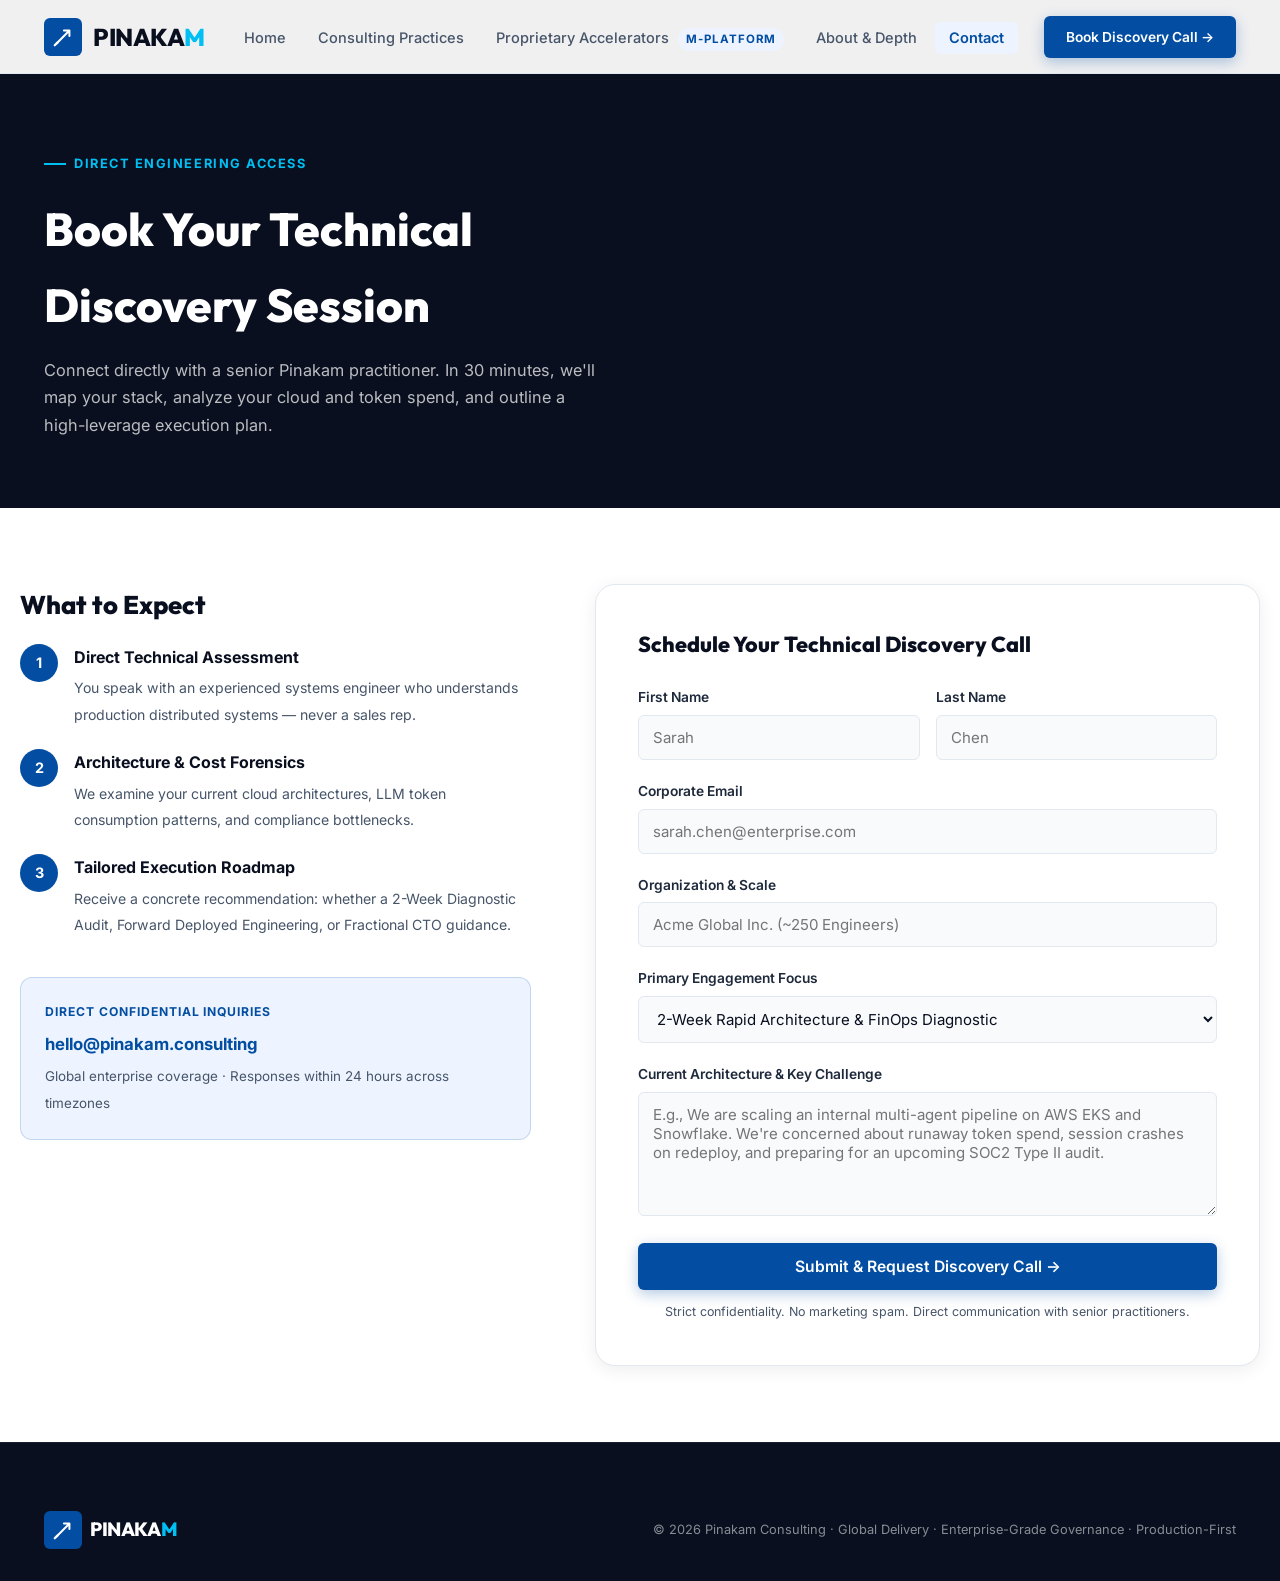
<file: contact.html>
<!DOCTYPE html>
<html lang="en">
<head>
  <meta charset="UTF-8" />
  <meta name="viewport" content="width=device-width, initial-scale=1.0" />
  <title>Book a Discovery Call — Pinakam Advisory</title>
  <meta name="description" content="Schedule a 30-minute technical discovery call with a senior Pinakam practitioner to review your architecture, cloud costs, and production AI roadmap." />

  <link rel="preconnect" href="https://fonts.googleapis.com" />
  <link rel="preconnect" href="https://fonts.gstatic.com" crossorigin />
  <link href="https://fonts.googleapis.com/css2?family=Inter:wght@400;500;600;700&family=JetBrains+Mono:wght@500;700&family=Outfit:wght@700;800&display=swap" rel="stylesheet" />
  <link rel="stylesheet" href="css/styles.css" />
  <style>
    .contact-hero {
      padding: calc(var(--nav-h) + 72px) 0 68px;
      background: var(--slate-dark); color: var(--white);
    }
    .contact-grid {
      display: grid; grid-template-columns: 1fr 1.3fr; gap: 64px; align-items: start; padding: 76px 0;
    }
    .contact-form-card {
      background: var(--white); border: 1px solid var(--slate-border);
      border-radius: var(--r-lg); padding: 42px; box-shadow: var(--shadow-md);
    }
    .form-group { margin-bottom: 20px; }
    .form-label { display: block; font-size: .86rem; font-weight: 600; color: var(--slate-mid); margin-bottom: 6px; }
    .form-input, .form-select, .form-textarea {
      width: 100%; padding: 12px 14px;
      background: var(--off-white); border: 1px solid var(--slate-border); border-radius: var(--r-sm);
      font-family: var(--font-sans); font-size: .94rem; color: var(--slate-dark);
      transition: var(--ease); outline: none;
    }
    .form-input:focus, .form-select:focus, .form-textarea:focus {
      border-color: var(--cobalt); background: var(--white);
      box-shadow: 0 0 0 3px rgba(3,78,162,.1);
    }
    .form-textarea { min-height: 124px; resize: vertical; }
    .form-row { display: grid; grid-template-columns: 1fr 1fr; gap: 16px; }
    @media (max-width: 768px) {
      .contact-grid { grid-template-columns: 1fr; padding: 48px 0; }
      .form-row { grid-template-columns: 1fr; }
    }
  </style>
</head>
<body>

  <!-- NAV -->
  <nav id="nav">
    <div class="container nav-inner">
      <a href="index.html" class="logo-wrap">
        <div class="logo-mark">
          <svg viewBox="0 0 24 24"><path d="M5 19L19 5M19 5h-6M19 5v6" /><path d="M3 21l3-3" stroke-width="2.5" /></svg>
        </div>
        <span class="logo-text">PINAKA<span>M</span></span>
      </a>
      <ul class="nav-links">
        <li><a href="index.html">Home</a></li>
        <li><a href="consulting.html">Consulting Practices</a></li>
        <li><a href="accelerators.html">Proprietary Accelerators <span class="nav-badge">m-platform</span></a></li>
        <li><a href="about.html">About & Depth</a></li>
        <li><a href="contact.html" class="active">Contact</a></li>
      </ul>
      <div class="nav-cta">
        <a href="contact.html" class="btn btn-primary" style="font-size:.86rem; padding:10px 22px;">Book Discovery Call →</a>
      </div>
    </div>
  </nav>

  <!-- HERO -->
  <section class="contact-hero">
    <div class="container">
      <div class="hero-eyebrow">Direct Engineering Access</div>
      <h1 style="font-family:var(--font-head); font-size:clamp(1.9rem,3.6vw,2.9rem); font-weight:800; max-width:640px; margin-bottom:14px;">
        Book Your Technical Discovery Session
      </h1>
      <p style="font-size:1.02rem; color:rgba(255,255,255,.72); max-width:560px; line-height:1.7;">
        Connect directly with a senior Pinakam practitioner. In 30 minutes, we'll map your stack,
        analyze your cloud and token spend, and outline a high-leverage execution plan.
      </p>
    </div>
  </section>

  <!-- CONTACT GRID -->
  <div class="container contact-grid">

    <!-- Left: What to Expect -->
    <div>
      <h2 style="font-family:var(--font-head); font-size:1.6rem; font-weight:800; color:var(--slate-dark); margin-bottom:18px;">
        What to Expect
      </h2>
      <div style="display:flex; flex-direction:column; gap:22px; margin-bottom:40px;">
        <div style="display:flex; gap:16px;">
          <div style="width:38px; height:38px; border-radius:50%; background:var(--cobalt); color:#fff; display:flex; align-items:center; justify-content:center; font-weight:700; flex-shrink:0; font-size:.9rem;">1</div>
          <div>
            <strong style="color:var(--slate-dark); display:block; margin-bottom:4px;">Direct Technical Assessment</strong>
            <span style="font-size:.88rem; color:var(--slate-muted);">You speak with an experienced systems engineer who understands production distributed systems — never a sales rep.</span>
          </div>
        </div>
        <div style="display:flex; gap:16px;">
          <div style="width:38px; height:38px; border-radius:50%; background:var(--cobalt); color:#fff; display:flex; align-items:center; justify-content:center; font-weight:700; flex-shrink:0; font-size:.9rem;">2</div>
          <div>
            <strong style="color:var(--slate-dark); display:block; margin-bottom:4px;">Architecture & Cost Forensics</strong>
            <span style="font-size:.88rem; color:var(--slate-muted);">We examine your current cloud architectures, LLM token consumption patterns, and compliance bottlenecks.</span>
          </div>
        </div>
        <div style="display:flex; gap:16px;">
          <div style="width:38px; height:38px; border-radius:50%; background:var(--cobalt); color:#fff; display:flex; align-items:center; justify-content:center; font-weight:700; flex-shrink:0; font-size:.9rem;">3</div>
          <div>
            <strong style="color:var(--slate-dark); display:block; margin-bottom:4px;">Tailored Execution Roadmap</strong>
            <span style="font-size:.88rem; color:var(--slate-muted);">Receive a concrete recommendation: whether a 2-Week Diagnostic Audit, Forward Deployed Engineering, or Fractional CTO guidance.</span>
          </div>
        </div>
      </div>

      <div style="background:var(--cobalt-pale); border:1px solid rgba(3,78,162,.18); border-radius:var(--r-md); padding:24px;">
        <div style="font-size:.76rem; font-weight:700; text-transform:uppercase; letter-spacing:.08em; color:var(--cobalt); margin-bottom:8px;">Direct Confidential Inquiries</div>
        <a href="mailto:hello@pinakam.consulting" style="font-size:1.05rem; font-weight:700; color:var(--cobalt); display:block; margin-bottom:4px;">hello@pinakam.consulting</a>
        <span style="font-size:.84rem; color:var(--slate-muted);">Global enterprise coverage · Responses within 24 hours across timezones</span>
      </div>
    </div>

    <!-- Right: Form -->
    <div class="contact-form-card">
      <h3 style="font-family:var(--font-head); font-size:1.35rem; font-weight:800; color:var(--slate-dark); margin-bottom:24px;">
        Schedule Your Technical Discovery Call
      </h3>
      <form onsubmit="event.preventDefault(); alert('Thank you! A senior Pinakam practitioner will contact you within 24 hours.');">
        <div class="form-row">
          <div class="form-group">
            <label class="form-label">First Name</label>
            <input type="text" class="form-input" placeholder="Sarah" required />
          </div>
          <div class="form-group">
            <label class="form-label">Last Name</label>
            <input type="text" class="form-input" placeholder="Chen" required />
          </div>
        </div>
        <div class="form-group">
          <label class="form-label">Corporate Email</label>
          <input type="email" class="form-input" placeholder="sarah.chen@enterprise.com" required />
        </div>
        <div class="form-group">
          <label class="form-label">Organization & Scale</label>
          <input type="text" class="form-input" placeholder="Acme Global Inc. (~250 Engineers)" />
        </div>
        <div class="form-group">
          <label class="form-label">Primary Engagement Focus</label>
          <select class="form-select">
            <option>2-Week Rapid Architecture & FinOps Diagnostic</option>
            <option>AI Agent Engineering & Production Harnessing</option>
            <option>Durable Execution & Fault-Tolerant Workflows (mFlow)</option>
            <option>Headless Control Plane & Policy Mesh (MCP)</option>
            <option>FinOps: Cloud Bill & LLM Token Cost Reduction</option>
            <option>Cloud Compliance: SOC2 / HIPAA / GDPR / EU AI Act</option>
            <option>Forward Deployed Engineering (FDE) Retainer</option>
            <option>Fractional CTO & Strategic Architecture Advisory</option>
          </select>
        </div>
        <div class="form-group">
          <label class="form-label">Current Architecture & Key Challenge</label>
          <textarea class="form-textarea" placeholder="E.g., We are scaling an internal multi-agent pipeline on AWS EKS and Snowflake. We're concerned about runaway token spend, session crashes on redeploy, and preparing for an upcoming SOC2 Type II audit."></textarea>
        </div>
        <button type="submit" class="btn btn-primary" style="width:100%; justify-content:center; padding:14px; font-size:.98rem;">
          Submit & Request Discovery Call →
        </button>
        <p style="text-align:center; font-size:.78rem; color:var(--slate-muted); margin-top:12px;">
          Strict confidentiality. No marketing spam. Direct communication with senior practitioners.
        </p>
      </form>
    </div>

  </div>

  <!-- FOOTER -->
  <footer>
    <div class="container footer-bottom" style="border:none; padding-top:0;">
      <a href="index.html" class="logo-wrap" style="gap:8px;">
        <div class="logo-mark"><svg viewBox="0 0 24 24"><path d="M5 19L19 5M19 5h-6M19 5v6" /><path d="M3 21l3-3" stroke-width="2.5" /></svg></div>
        <span class="logo-text" style="font-size:1.2rem;">PINAKA<span>M</span></span>
      </a>
      <span>© 2026 Pinakam Consulting · Global Delivery · Enterprise-Grade Governance · Production-First</span>
    </div>
  </footer>

  <script>
    const navEl = document.getElementById('nav');
    window.addEventListener('scroll', () => {
      navEl.style.boxShadow = window.scrollY > 12 ? '0 3px 20px rgba(0,0,0,.08)' : 'none';
    });
  </script>
</body>
</html>
</file>
<file: css/styles.css>
/* ═══════════════════════════════════════════════════════════════════
   PINAKAM — Enterprise AI Systems & Cloud Operations Advisory
   Version: pinakam-10-10-26
   Theme: Indegene-inspired Corporate Authority + Accelerator IP Model
   ═══════════════════════════════════════════════════════════════════ */

:root {
  /* Brand Palette */
  --cobalt:        #034ea2;
  --cobalt-dark:   #022e61;
  --cobalt-light:  #1e5bb8;
  --cobalt-pale:   #edf4ff;
  --cyan:          #00c0f3;
  --cyan-light:    #ccf1fd;
  --cyan-glow:     rgba(0, 192, 243, 0.2);
  --emerald:       #059669;
  --amber:         #d97706;
  --slate-dark:    #090f1f;
  --slate-surface: #111a33;
  --slate-mid:     #1e293b;
  --slate-muted:   #475569;
  --slate-border:  #e2e8f0;
  --off-white:     #f8fafc;
  --white:         #ffffff;

  /* m-Harness Brand Accents */
  --deploy-color:    #7c3aed;
  --optimize-color:  #034ea2;
  --scale-color:     #0891b2;
  --provision-color: #059669;
  --resilience-color:#dc2626;
  --pulse-color:     #d97706;
  --flow-color:      #4f46e5;

  /* Typography */
  --font-sans:  'Inter', -apple-system, BlinkMacSystemFont, 'Segoe UI', Roboto, sans-serif;
  --font-head:  'Outfit', sans-serif;
  --font-mono:  'JetBrains Mono', 'Fira Code', monospace;

  /* Layout */
  --max-w:      1240px;
  --nav-h:      74px;

  /* Border Radius */
  --r-sm: 6px;
  --r-md: 12px;
  --r-lg: 20px;
  --r-xl: 28px;

  /* Shadows */
  --shadow-sm:  0 1px 3px rgba(0,0,0,.05), 0 1px 2px rgba(0,0,0,.03);
  --shadow-md:  0 4px 18px rgba(0,0,0,.07);
  --shadow-lg:  0 14px 42px rgba(0,0,0,.11);
  --shadow-glow:0 0 35px rgba(3,78,162,.18);

  /* Transitions */
  --ease: all .25s cubic-bezier(.4,0,.2,1);
}

/* ── Reset & Base ─────────────────────────────────────────────── */
*, *::before, *::after { box-sizing: border-box; margin: 0; padding: 0; }
html { scroll-behavior: smooth; }
body {
  font-family: var(--font-sans);
  background: var(--white);
  color: var(--slate-mid);
  line-height: 1.65;
  -webkit-font-smoothing: antialiased;
}
a { color: inherit; text-decoration: none; }
img { max-width: 100%; display: block; }
.container { max-width: var(--max-w); margin: 0 auto; padding: 0 24px; }

/* ── Typography Helpers ──────────────────────────────────────── */
.mono { font-family: var(--font-mono); }
.text-center { text-align: center; }

/* ── Buttons ──────────────────────────────────────────────────── */
.btn {
  display: inline-flex; align-items: center; justify-content: center; gap: 8px;
  padding: 12px 26px; border-radius: var(--r-sm);
  font-family: var(--font-sans); font-size: .94rem; font-weight: 600;
  cursor: pointer; border: none; transition: var(--ease);
  white-space: nowrap;
}
.btn-primary {
  background: var(--cobalt); color: var(--white);
  box-shadow: 0 4px 14px rgba(3,78,162,.3);
}
.btn-primary:hover {
  background: var(--cobalt-dark); transform: translateY(-1px);
  box-shadow: 0 6px 20px rgba(3,78,162,.42);
}
.btn-outline {
  background: transparent; color: var(--cobalt); border: 2px solid var(--cobalt);
}
.btn-outline:hover { background: var(--cobalt); color: var(--white); }
.btn-white {
  background: var(--white); color: var(--cobalt-dark); font-weight: 700;
}
.btn-white:hover { background: var(--cobalt-pale); color: var(--cobalt); }
.btn-ghost {
  background: transparent; color: var(--white); border: 1px solid rgba(255,255,255,.35);
}
.btn-ghost:hover {
  background: rgba(255,255,255,.1); border-color: var(--white);
}

/* ── Navigation ───────────────────────────────────────────────── */
#nav {
  position: fixed; top: 0; left: 0; right: 0; z-index: 1000;
  height: var(--nav-h);
  background: rgba(255,255,255,.94);
  backdrop-filter: blur(14px); -webkit-backdrop-filter: blur(14px);
  border-bottom: 1px solid var(--slate-border);
  transition: var(--ease);
}
.nav-inner {
  display: flex; align-items: center; justify-content: space-between;
  height: var(--nav-h);
}
.logo-wrap { display: flex; align-items: center; gap: 11px; }
.logo-mark {
  display: flex; align-items: center; justify-content: center;
  width: 38px; height: 38px;
  background: var(--cobalt); border-radius: var(--r-sm);
}
.logo-mark svg {
  width: 22px; height: 22px; stroke: #fff; fill: none; stroke-width: 2.2; stroke-linecap: round;
}
.logo-text {
  font-family: var(--font-head); font-size: 1.52rem; font-weight: 800;
  color: var(--slate-dark); letter-spacing: -.02em;
}
.logo-text span { color: var(--cyan); }

.nav-links { display: flex; align-items: center; gap: 4px; list-style: none; }
.nav-links a {
  font-size: .91rem; font-weight: 500; color: var(--slate-muted);
  padding: 7px 14px; border-radius: var(--r-sm); transition: var(--ease);
}
.nav-links a:hover, .nav-links a.active {
  color: var(--cobalt); background: var(--cobalt-pale); font-weight: 600;
}
.nav-badge {
  display: inline-flex; align-items: center; gap: 4px;
  font-size: .72rem; font-weight: 700; text-transform: uppercase; letter-spacing: .08em;
  background: var(--cobalt-pale); color: var(--cobalt);
  padding: 2px 8px; border-radius: 20px; margin-left: 5px;
}

/* ── Hero Section ─────────────────────────────────────────────── */
.hero {
  padding-top: calc(var(--nav-h) + 76px);
  padding-bottom: 84px;
  background: var(--slate-dark);
  position: relative; overflow: hidden;
  color: var(--white);
}
.hero::before {
  content: '';
  position: absolute; inset: 0;
  background:
    radial-gradient(ellipse 750px 520px at 85% 45%, rgba(0,192,243,.18) 0%, transparent 70%),
    radial-gradient(ellipse 500px 350px at 12% 20%, rgba(3,78,162,.36) 0%, transparent 65%),
    radial-gradient(ellipse 400px 400px at 50% 95%, rgba(124,58,237,.14) 0%, transparent 60%);
  pointer-events: none;
}
.hero::after {
  content: '';
  position: absolute; inset: 0;
  background-image: radial-gradient(rgba(255,255,255,.07) 1px, transparent 1px);
  background-size: 32px 32px;
  pointer-events: none;
}
.hero-inner {
  position: relative; z-index: 2;
  display: grid; grid-template-columns: 1.15fr .85fr; gap: 56px; align-items: center;
}
.hero-eyebrow {
  display: inline-flex; align-items: center; gap: 8px;
  font-size: .8rem; font-weight: 700; text-transform: uppercase; letter-spacing: .12em;
  color: var(--cyan); margin-bottom: 16px;
}
.hero-eyebrow::before { content: ''; width: 22px; height: 2px; background: var(--cyan); }
.hero-h1 {
  font-family: var(--font-head); font-size: clamp(2.3rem, 4.2vw, 3.6rem);
  font-weight: 800; line-height: 1.12; letter-spacing: -.02em;
  margin-bottom: 22px;
}
.hero-h1 em { font-style: normal; color: var(--cyan); }
.hero-sub {
  font-size: 1.1rem; color: rgba(255,255,255,.76); line-height: 1.75;
  max-width: 560px; margin-bottom: 36px;
}
.hero-actions { display: flex; gap: 14px; flex-wrap: wrap; }

/* Hero visual: Accelerator Harness Showcase */
.hero-visual {
  background: rgba(255,255,255,.035);
  border: 1px solid rgba(255,255,255,.11);
  border-radius: var(--r-xl);
  padding: 30px;
  backdrop-filter: blur(14px);
  box-shadow: 0 20px 50px rgba(0,0,0,.35);
}
.hero-visual-header {
  display: flex; align-items: center; justify-content: space-between;
  margin-bottom: 18px; padding-bottom: 14px;
  border-bottom: 1px solid rgba(255,255,255,.09);
}
.hero-visual-title {
  font-family: var(--font-mono); font-size: .74rem; font-weight: 700;
  color: var(--cyan); text-transform: uppercase; letter-spacing: .1em;
}
.hero-visual-pill {
  font-size: .68rem; font-weight: 700; text-transform: uppercase; letter-spacing: .08em;
  background: rgba(0,192,243,.14); color: var(--cyan);
  padding: 3px 10px; border-radius: 20px;
}
.harness-stack { display: flex; flex-direction: column; gap: 9px; }
.harness-row {
  display: flex; align-items: center; gap: 12px;
  padding: 11px 14px; border-radius: var(--r-sm);
  background: rgba(255,255,255,.025);
  border: 1px solid rgba(255,255,255,.06);
  transition: var(--ease);
}
.harness-row:hover {
  background: rgba(255,255,255,.065); border-color: rgba(255,255,255,.16);
}
.harness-dot { width: 8px; height: 8px; border-radius: 50%; flex-shrink: 0; }
.harness-name {
  font-family: var(--font-mono); font-size: .84rem; font-weight: 700;
  color: var(--white); min-width: 105px;
}
.harness-desc { font-size: .78rem; color: rgba(255,255,255,.58); flex: 1; }
.harness-tag {
  font-size: .68rem; font-weight: 700; text-transform: uppercase; letter-spacing: .06em;
  padding: 2px 8px; border-radius: 12px; white-space: nowrap;
}

/* ── Stats Bar ────────────────────────────────────────────────── */
.stats-bar {
  border-top: 1px solid var(--slate-border);
  border-bottom: 1px solid var(--slate-border);
  padding: 32px 0; background: var(--white);
}
.stats-inner { display: flex; justify-content: space-around; flex-wrap: wrap; gap: 24px; }
.stat-item { text-align: center; }
.stat-num {
  font-family: var(--font-head); font-size: 2.2rem; font-weight: 800;
  color: var(--cobalt); display: block; line-height: 1; margin-bottom: 4px;
}
.stat-label {
  font-size: .8rem; color: var(--slate-muted); font-weight: 600;
  text-transform: uppercase; letter-spacing: .06em;
}

/* ── Section Structure ────────────────────────────────────────── */
.band { padding: 92px 0; }
.band-alt { background: var(--off-white); }
.band-dark { background: var(--slate-dark); color: var(--white); }
.band-cobalt { background: var(--cobalt); color: var(--white); }

.section-eyebrow {
  display: inline-block; font-size: .78rem; font-weight: 700;
  text-transform: uppercase; letter-spacing: .12em; color: var(--cobalt);
  margin-bottom: 10px;
}
.section-title {
  font-family: var(--font-head); font-size: clamp(1.8rem, 3.2vw, 2.5rem);
  font-weight: 800; color: var(--slate-dark); line-height: 1.2;
  margin-bottom: 16px;
}
.section-sub {
  font-size: 1.05rem; color: var(--slate-muted); max-width: 640px; line-height: 1.7;
}

/* ── Positioning Banner: "We Don't Sell Software, We Deliver Outcomes" ── */
.position-banner {
  background: var(--slate-surface); border: 1px solid rgba(255,255,255,.09);
  border-radius: var(--r-xl); padding: 48px; color: var(--white); margin-top: 48px;
}
.position-grid {
  display: grid; grid-template-columns: 1fr 1fr; gap: 48px; align-items: center;
}
.position-card {
  padding: 28px; border-radius: var(--r-md);
  background: rgba(255,255,255,.03); border: 1px solid rgba(255,255,255,.07);
}
.position-card.highlight {
  background: rgba(3,78,162,.22); border-color: rgba(0,192,243,.3);
  box-shadow: 0 10px 30px rgba(3,78,162,.2);
}
.position-card h4 {
  font-family: var(--font-head); font-size: 1.15rem; font-weight: 800;
  margin-bottom: 10px; color: var(--white); display: flex; align-items: center; gap: 8px;
}
.position-card p {
  font-size: .88rem; color: rgba(255,255,255,.65); line-height: 1.65;
}

/* ── Consulting Services Grid ─────────────────────────────────── */
.consulting-grid {
  display: grid; grid-template-columns: repeat(3, 1fr); gap: 24px; margin-top: 52px;
}
.consulting-card {
  background: var(--white); border: 1px solid var(--slate-border);
  border-radius: var(--r-md); padding: 32px 28px; transition: var(--ease);
  position: relative; display: flex; flex-direction: column;
}
.consulting-card:hover {
  transform: translateY(-4px); box-shadow: var(--shadow-lg); border-color: var(--cobalt);
}
.consulting-card:hover .consulting-icon {
  background: var(--cobalt); color: var(--white);
  transform: scale(1.05); box-shadow: 0 6px 18px rgba(3,78,162,.28);
}
.consulting-card:hover .consulting-icon svg {
  stroke: var(--white);
}
.consulting-icon {
  width: 52px; height: 52px; border-radius: var(--r-md);
  background: var(--cobalt-pale); color: var(--cobalt);
  display: flex; align-items: center; justify-content: center;
  margin-bottom: 20px; transition: var(--ease);
}
.consulting-icon svg {
  width: 26px; height: 26px; stroke: var(--cobalt); fill: none;
  stroke-width: 1.8; stroke-linecap: round; stroke-linejoin: round;
  transition: var(--ease);
}
.consulting-card h3 {
  font-family: var(--font-head); font-size: 1.25rem; font-weight: 800;
  color: var(--slate-dark); margin-bottom: 10px;
}
.consulting-card p {
  font-size: .9rem; color: var(--slate-muted); line-height: 1.65; margin-bottom: 20px; flex: 1;
}
.consulting-card .accelerator-tag {
  margin-top: auto; padding: 8px 12px; border-radius: var(--r-sm);
  background: var(--off-white); border: 1px solid var(--slate-border);
  font-size: .78rem; color: var(--cobalt); display: flex; align-items: center; gap: 6px;
}
.consulting-card .accelerator-tag strong {
  font-family: var(--font-mono); font-weight: 700;
}

/* ── Core Practice Areas Bento Grid (2 + 3 + 2) ─────────────────── */
.bento-grid {
  display: grid; grid-template-columns: repeat(3, 1fr); gap: 24px; margin-top: 52px;
}
.bento-card-featured {
  grid-column: span 2;
  background: linear-gradient(135deg, #ffffff 0%, #f8fafc 100%);
  border: 1px solid rgba(3,78,162,.2);
  box-shadow: 0 4px 20px rgba(3,78,162,.06);
}
.bento-card-featured:hover {
  border-color: var(--cobalt);
  box-shadow: 0 10px 30px rgba(3,78,162,.15);
}
.bento-badge-tag {
  display: inline-flex; align-items: center; gap: 6px;
  font-family: var(--font-mono); font-size: .68rem; font-weight: 700;
  text-transform: uppercase; letter-spacing: .08em;
  padding: 4px 10px; border-radius: 12px; margin-bottom: 14px;
  background: rgba(3,78,162,.08); color: var(--cobalt);
  width: fit-content;
}
.bento-card-inner {
  display: grid; grid-template-columns: 1.15fr 1fr; gap: 28px; align-items: start;
}
.bento-highlights {
  list-style: none; display: flex; flex-direction: column; gap: 8px;
  padding: 16px 18px; background: var(--off-white); border-radius: var(--r-sm);
  border: 1px solid var(--slate-border);
}
.bento-highlights li {
  font-size: .82rem; color: var(--slate-dark); font-weight: 600;
  display: flex; align-items: flex-start; gap: 8px; line-height: 1.45;
}
.bento-highlights li::before {
  content: '✓'; color: var(--cobalt); font-weight: 800; font-size: .8rem;
}

/* ── Delivery Engine Bridge Banner ────────────────────────────── */
.delivery-engine-banner {
  background: linear-gradient(135deg, var(--slate-dark) 0%, #0c1a30 100%);
  border: 1px solid rgba(0,192,243,.25);
  border-radius: var(--r-xl);
  padding: 56px 48px;
  display: grid;
  grid-template-columns: 1.15fr 1fr;
  gap: 48px;
  align-items: center;
  position: relative;
  overflow: hidden;
  box-shadow: 0 16px 48px rgba(3,78,162,.15);
}
.delivery-engine-banner::before {
  content: '';
  position: absolute;
  top: 0; right: 0; width: 400px; height: 400px;
  background: radial-gradient(circle, rgba(0,192,243,.12) 0%, transparent 70%);
  pointer-events: none;
}
.engine-pills-grid {
  display: flex;
  flex-direction: column;
  gap: 10px;
}
.engine-pill {
  display: flex;
  align-items: center;
  gap: 14px;
  background: rgba(255,255,255,.05);
  border: 1px solid rgba(255,255,255,.1);
  border-radius: var(--r-md);
  padding: 12px 18px;
  text-decoration: none;
  transition: var(--ease);
}
.engine-pill:hover {
  background: rgba(255,255,255,.1);
  border-color: var(--pill-color, var(--cyan));
  transform: translateX(6px);
}
.engine-pill .pill-dot {
  width: 10px; height: 10px; border-radius: 50%;
  background: var(--pill-color, var(--cyan));
  flex-shrink: 0;
  box-shadow: 0 0 8px var(--pill-color, var(--cyan));
}
.engine-pill strong {
  font-family: var(--font-mono); font-size: .95rem; font-weight: 700;
  color: var(--white); display: inline-block; margin-right: 8px;
}
.engine-pill span {
  font-size: .82rem; color: rgba(255,255,255,.65);
}

/* ── The m-Platform Accelerator Grid ──────────────────────────── */
.accelerators-grid {
  display: grid; grid-template-columns: repeat(3, 1fr); gap: 24px; margin-top: 52px;
}
.accelerator-card {
  background: var(--white); border: 1px solid var(--slate-border);
  border-radius: var(--r-md); padding: 32px 28px;
  transition: var(--ease); position: relative; overflow: hidden;
}
.accelerator-card::before {
  content: '';
  position: absolute; top: 0; left: 0; width: 100%; height: 4px;
  background: var(--card-color, var(--cobalt));
}
.accelerator-card:hover {
  transform: translateY(-5px); box-shadow: var(--shadow-lg); border-color: transparent;
}
.accelerator-badge {
  display: inline-flex; align-items: center; gap: 6px;
  font-family: var(--font-mono); font-size: .72rem; font-weight: 700;
  text-transform: uppercase; letter-spacing: .08em;
  color: var(--card-color, var(--cobalt));
  background: color-mix(in srgb, var(--card-color, var(--cobalt)) 12%, transparent);
  padding: 4px 10px; border-radius: 20px; margin-bottom: 16px;
}
.accelerator-badge .dot { width: 6px; height: 6px; border-radius: 50%; background: currentColor; }
.accelerator-name {
  font-family: var(--font-head); font-size: 1.45rem; font-weight: 800;
  color: var(--slate-dark); margin-bottom: 6px;
}
.accelerator-name span { color: var(--card-color, var(--cobalt)); }
.accelerator-role {
  font-size: .78rem; font-weight: 700; text-transform: uppercase; letter-spacing: .06em;
  color: var(--slate-muted); margin-bottom: 14px; display: block;
}
.accelerator-desc {
  font-size: .9rem; color: var(--slate-muted); line-height: 1.65; margin-bottom: 20px;
}
.accelerator-impact {
  background: var(--off-white); border-radius: var(--r-sm); padding: 12px 14px;
  border-left: 3px solid var(--card-color, var(--cobalt));
}
.accelerator-impact span {
  font-size: .72rem; font-weight: 700; text-transform: uppercase; letter-spacing: .06em;
  color: var(--slate-muted); display: block; margin-bottom: 2px;
}
.accelerator-impact p {
  font-size: .83rem; font-weight: 600; color: var(--slate-dark); line-height: 1.45;
}

/* ── 3-Tier Enterprise Engagement Model ───────────────────────── */
.engagement-stack {
  display: grid; grid-template-columns: repeat(3, 1fr); gap: 24px; margin-top: 52px;
}
.tier-card {
  background: var(--white); border: 1px solid var(--slate-border);
  border-radius: var(--r-md); padding: 34px 28px; transition: var(--ease);
  position: relative;
}
.tier-card.featured {
  border-color: var(--cobalt);
  box-shadow: 0 8px 30px rgba(3,78,162,.12);
}
.tier-card.featured::after {
  content: 'MOST COMMON ENGAGEMENT';
  position: absolute; top: -11px; right: 24px;
  font-family: var(--font-mono); font-size: .65rem; font-weight: 700;
  background: var(--cobalt); color: var(--white);
  padding: 3px 10px; border-radius: 12px; letter-spacing: .06em;
}
.tier-tag {
  font-size: .74rem; font-weight: 700; text-transform: uppercase; letter-spacing: .1em;
  color: var(--cobalt); margin-bottom: 8px; display: block;
}
.tier-card h3 {
  font-family: var(--font-head); font-size: 1.35rem; font-weight: 800;
  color: var(--slate-dark); margin-bottom: 12px;
}
.tier-card p {
  font-size: .9rem; color: var(--slate-muted); line-height: 1.65; margin-bottom: 22px;
}
.tier-list { list-style: none; display: flex; flex-direction: column; gap: 8px; margin-bottom: 26px; }
.tier-list li {
  font-size: .84rem; color: var(--slate-mid); display: flex; align-items: flex-start; gap: 8px;
}
.tier-list li::before { content: '✓'; color: var(--cobalt); font-weight: 700; flex-shrink: 0; }
.tier-cadence {
  font-family: var(--font-mono); font-size: .78rem; font-weight: 700; color: var(--slate-muted);
  background: var(--off-white); padding: 6px 12px; border-radius: var(--r-sm); display: inline-block;
}

/* ── CTA Band ─────────────────────────────────────────────────── */
.cta-band {
  background: linear-gradient(135deg, var(--cobalt-dark) 0%, var(--cobalt) 60%, #0284c7 100%);
  padding: 88px 0; text-align: center; color: var(--white); position: relative; overflow: hidden;
}
.cta-band::before {
  content: '';
  position: absolute; inset: 0;
  background-image: radial-gradient(rgba(255,255,255,.06) 1px, transparent 1px);
  background-size: 28px 28px;
}
.cta-band > * { position: relative; z-index: 1; }
.cta-band h2 {
  font-family: var(--font-head); font-size: clamp(2rem, 3.5vw, 2.6rem);
  font-weight: 800; margin-bottom: 14px;
}
.cta-band p {
  font-size: 1.08rem; opacity: .82; max-width: 600px; margin: 0 auto 36px; line-height: 1.7;
}
.cta-actions { display: flex; gap: 14px; justify-content: center; flex-wrap: wrap; }

/* ── Footer ───────────────────────────────────────────────────── */
footer {
  background: var(--slate-dark); color: rgba(255,255,255,.52);
  padding: 68px 0 32px;
  border-top: 1px solid rgba(255,255,255,.07);
}
footer .logo-text {
  color: var(--white);
}
footer .logo-text span {
  color: var(--cyan);
}
.footer-top {
  display: grid; grid-template-columns: 2fr 1fr 1fr 1fr; gap: 48px; margin-bottom: 48px;
}
.footer-brand p { font-size: .86rem; line-height: 1.65; margin-top: 14px; max-width: 300px; }
.footer-col h4 {
  font-size: .8rem; font-weight: 700; text-transform: uppercase; letter-spacing: .08em;
  color: var(--white); margin-bottom: 16px;
}
.footer-col ul { list-style: none; display: flex; flex-direction: column; gap: 9px; }
.footer-col ul a { font-size: .86rem; transition: var(--ease); }
.footer-col ul a:hover { color: var(--white); }
.footer-bottom {
  border-top: 1px solid rgba(255,255,255,.08); padding-top: 24px;
  display: flex; justify-content: space-between; align-items: center; flex-wrap: wrap; gap: 12px;
  font-size: .8rem;
}

/* ── Responsive ───────────────────────────────────────────────── */
@media (max-width: 1024px) {
  .hero-inner { grid-template-columns: 1fr; }
  .hero-visual { margin-top: 20px; }
  .delivery-engine-banner { grid-template-columns: 1fr; padding: 40px 32px; gap: 36px; }
  .consulting-grid, .accelerators-grid, .engagement-stack, .bento-grid { grid-template-columns: repeat(2, 1fr); }
  .bento-card-featured { grid-column: span 2; }
  .position-grid { grid-template-columns: 1fr; gap: 24px; }
  .footer-top { grid-template-columns: 1fr 1fr; gap: 32px; }
}
@media (max-width: 768px) {
  .band { padding: 64px 0; }
  .delivery-engine-banner { padding: 32px 20px; }
  .consulting-grid, .accelerators-grid, .engagement-stack, .bento-grid { grid-template-columns: 1fr; }
  .bento-card-featured { grid-column: span 1; }
  .bento-card-inner { grid-template-columns: 1fr; gap: 20px; }
  .nav-links, .nav-cta { display: none; }
  .footer-top { grid-template-columns: 1fr; }
  .footer-bottom { flex-direction: column; text-align: center; }
}

/* ── Animations ───────────────────────────────────────────────── */
.fade-up {
  opacity: 0; transform: translateY(24px);
  transition: opacity .55s ease, transform .55s ease;
}
.fade-up.visible { opacity: 1; transform: translateY(0); }
</file>
